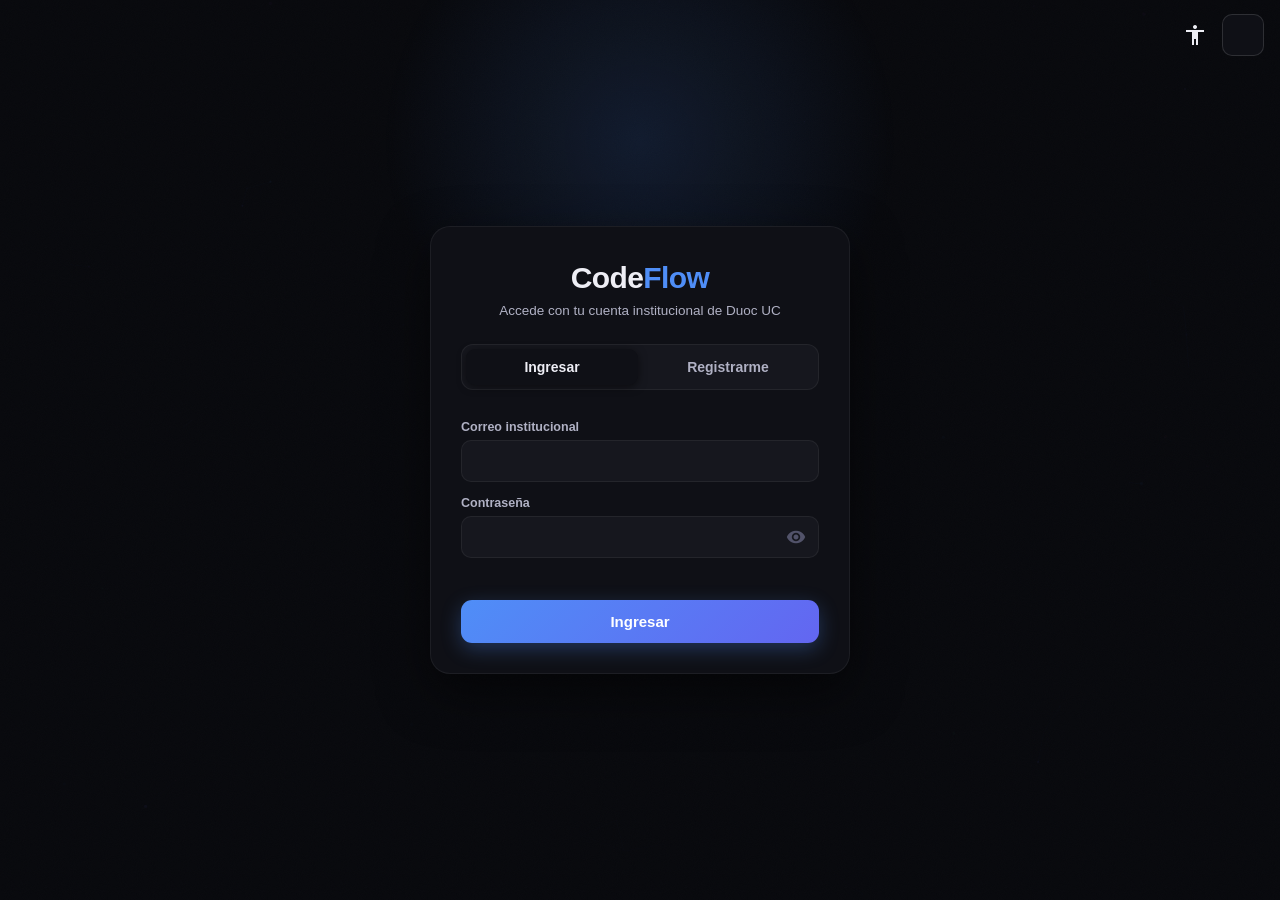
<file: codigo_rehecho/html/index.html>
<!DOCTYPE html>
<html lang="es" data-theme="dark">
<head>
<meta charset="UTF-8">
<meta name="viewport" content="width=device-width, initial-scale=1.0">
<title>CODE FLOW — Cacería de Lógicos</title>
<link rel="stylesheet" href="/codigo_rehecho/styles/index.css">
<link rel="stylesheet" href="/codigo_rehecho/styles/lacaceria.css">
<link rel="stylesheet" href="/codigo_rehecho/styles/expedientes.css">
<link rel="stylesheet" href="/codigo_rehecho/styles/glosario.css">
<link rel="stylesheet" href="/codigo_rehecho/styles/desafio_diario.css">
<link rel="stylesheet" href="/codigo_rehecho/styles/analitica_docente.css">
<link rel="stylesheet" href="/codigo_rehecho/styles/hub_aprendizaje.css">
<link rel="stylesheet" href="/codigo_rehecho/styles/juegos.css">
<link rel="stylesheet" href="/codigo_rehecho/styles/juegos_folder_css/cazabugs.css">
<link rel="stylesheet" href="/codigo_rehecho/styles/juegos_folder_css/memorama.css">
<link rel="stylesheet" href="/codigo_rehecho/styles/juegos_folder_css/secuencia.css">
<link rel="stylesheet" href="/codigo_rehecho/styles/juegos_folder_css/carrera.css">
<link rel="stylesheet" href="/codigo_rehecho/styles/auth.css">
<link rel="stylesheet" href="/codigo_rehecho/styles/docente.css">
<link rel="stylesheet" href="/codigo_rehecho/styles/accesibilidad.css">
<link href="https://fonts.googleapis.com/icon?family=Material+Icons" rel="stylesheet">
</head>
<body>

<canvas id="bg-canvas"></canvas>

<!-- ════════════════════════════════════════════════════════
     1. TOPBAR — botón de cambio de tema (esquina superior derecha)
     ════════════════════════════════════════════════════════ -->
<header class="topbar">
  <div class="topbar-actions">
    <button class="theme-toggle" id="theme-toggle" onclick="toggleTheme()" title="Cambiar tema"><span class="material-icons">dark_mode</span></button>
  </div>
</header>

<!-- ════════════════════════════════════════════════════════
     2. SIDEBAR — menú lateral (marca, navegación, nivel y XP)
     ════════════════════════════════════════════════════════ -->
<aside class="sidebar">
  <div class="sidebar-glow"></div>
  <div class="brand"><div class="brand-icon"><span class="material-icons" style="font-size: 1em; vertical-align: middle;">track_changes</span></div>CODE<span>FLOW</span></div>

  <div class="level-badge" id="level-badge" data-solo-rol="estudiante">
    <div id="level-icon" style="font-size:calc(18px * var(--a11y-fs, 1))"><span class="material-icons" style="font-size: 1em; vertical-align: middle;">eco</span></div>
    <div>
      <div class="level-badge-name" id="level-name">Aprendiz</div>
      <div class="level-badge-sub" id="level-sub">Nivel 1 · 0 XP</div>
    </div>
  </div>
  <div class="xp-sidebar-wrap" data-solo-rol="estudiante">
    <div class="xp-sidebar-label"><span>Progreso</span><span id="xp-label-val">0 / 100 XP</span></div>
    <div class="xp-sidebar-bar"><div class="xp-sidebar-fill" id="xp-bar-fill" style="width:0%"></div></div>
  </div>
  <div class="cosmetic-hint" id="cosmetic-hint" data-solo-rol="estudiante">
    <strong id="next-unlock-label"><span class="material-icons" style="font-size: 1em; vertical-align: middle;">lock_open</span> Próximo: Nivel 2</strong>
    <span id="next-unlock-desc">Alcanza 100 XP para desbloquear el tema Galaxia</span>
  </div>

  <div style="height:6px"></div>

  <nav aria-label="Navegación principal">
    <p class="nav-section">Comienza aquí</p>
    <button type="button" class="nav-item active" data-label="Hub de Aprendizaje" data-view="view-hub-quiz" onclick="navTo(this)" aria-current="page"><span class="material-icons nav-icon">school</span> Hub de Aprendizaje</button>
    <button type="button" class="nav-item" data-label="Explorar Juegos" data-view="view-hub-games" onclick="navTo(this)"><span class="material-icons nav-icon">sports_esports</span> Explorar Juegos</button>

    <p class="nav-section">Plataforma</p>
    <button type="button" class="nav-item" data-label="La Cacería" data-view="view-map" onclick="navTo(this)"><span class="material-icons nav-icon">map</span> La Cacería</button>
    <button type="button" class="nav-item" data-label="Expedientes" data-view="view-dossier" onclick="navTo(this)"><span class="material-icons nav-icon">folder_shared</span> Expedientes</button>
    <p class="nav-section" data-solo-rol="docente">Docente</p>
    <button type="button" class="nav-item" data-label="Analítica Docente" data-view="view-analytics" data-solo-rol="docente" onclick="navTo(this)"><span class="material-icons nav-icon">analytics</span> Analítica Docente</button>
    <button type="button" class="nav-item" data-label="Alumnos" data-view="view-alumnos" data-solo-rol="docente" onclick="navTo(this)"><span class="material-icons nav-icon">groups</span> Alumnos</button>
    <button type="button" class="nav-item" data-label="Top 5" data-view="view-top" data-solo-rol="docente" onclick="navTo(this)"><span class="material-icons nav-icon">emoji_events</span> Top 5</button>

    <p class="nav-section">Recursos</p>
    <button type="button" class="nav-item" data-label="Glosario Técnico" data-view="view-glossary" onclick="navTo(this)"><span class="material-icons nav-icon">menu_book</span> Glosario Técnico</button>
    <button type="button" class="nav-item" data-label="Desafío del Día" data-view="view-challenge" onclick="navTo(this)"><span class="material-icons nav-icon">emoji_events</span> Desafío del Día</button>
  </nav>

  <footer class="sidebar-footer">
  <p><strong id="user-name">—</strong><span class="status-dot"></span><span id="user-role">—</span></p>
  <button type="button" class="logout-btn" id="logout-btn">Cerrar sesión</button>
</footer>
</aside>

<!-- ════════════════════════════════════════════════════════
     3. MAIN — placeholder de contenido (aquí irían las vistas reales)
     ════════════════════════════════════════════════════════ -->
<main class="main-content">
  <!-- VISTA: HUB — QUIZ de estilo de aprendizaje -->
  <section id="view-hub-quiz" class="view-container active" data-onshow="openHub">
    <div class="hub-zone">
      <div class="hub-blob b1" aria-hidden="true"></div>
      <div class="hub-blob b2" aria-hidden="true"></div>
      <div class="hub-blob b3" aria-hidden="true"></div>
      <div class="hub-blob b4" aria-hidden="true"></div>
      <div class="hub-header">
        <p class="hub-eyebrow">Hub de Aprendizaje · NODO</p>
        <h1 class="hub-title">¿Cómo te gusta <span style="color:#F2A65A">aprender</span>?</h1>
        <p class="hub-sub">Responde estas preguntas con calma y descubriremos qué modo de juego se adapta mejor a tu forma de pensar. No hay respuestas correctas o incorrectas — solo tú. <span class="material-icons" style="font-size: 1em; vertical-align: middle;">local_florist</span></p>
      </div>
      <div class="hub-steps" id="hub-steps"></div>
      <p class="hub-progress-text" id="hub-progress-text">Pregunta 1 de 5</p>
      <div class="hub-q-card">
        <p class="hub-q-text" id="hub-q-text">—</p>
        <div id="hub-opts"></div>
        <div class="hub-btn-row">
          <button type="button" class="hub-btn" id="hub-next-btn" onclick="hubNext()" disabled>Siguiente →</button>
        </div>
      </div>
      <div class="hub-quiz-footer">
        <button type="button" class="hub-link-btn" onclick="navTo(document.querySelector('.nav-item[data-view=\'view-hub-games\']'))">Prefiero elegir yo mismo → ver todas las áreas</button>
      </div>
    </div>
  </section>

  <!-- VISTA: HUB — RESULTADO del quiz (perfil de aprendizaje) -->
  <section id="view-hub-result" class="view-container">
    <div class="hub-zone">
      <div class="hub-blob b1" aria-hidden="true"></div>
      <div class="hub-blob b2" aria-hidden="true"></div>
      <div class="hub-blob b3" aria-hidden="true"></div>
      <div class="hub-blob b4" aria-hidden="true"></div>
      <div id="hub-res-card" class="hub-res-card">
        <div class="hub-companion" id="hub-res-icon" aria-hidden="true"><span class="material-icons" style="font-size: 1em; vertical-align: middle;">emoji_objects</span></div>
        <p class="hub-eyebrow">Tu perfil de aprendizaje es…</p>
        <h1 class="hub-result-type" id="hub-res-name">Mente Lógica</h1>
        <p class="hub-result-desc" id="hub-res-desc">—</p>
        <div class="hub-bars" id="hub-bars"></div>
        <div class="hub-btn-row hub-btn-row-wrap">
          <button type="button" class="hub-btn" id="hub-res-cta">Comenzar</button>
          <button type="button" class="hub-btn ghost" onclick="navTo(document.querySelector('.nav-item[data-view=\'view-hub-games\']'))">Ver todas las áreas</button>
        </div>
        <div class="hub-result-footer">
          <button type="button" class="hub-link-btn" onclick="goHubQuiz()"><span class="material-icons" style="font-size: 1em; vertical-align: middle;">replay</span> Repetir el cuestionario</button>
        </div>
      </div>
    </div>
  </section>

  <!-- VISTA: HUB — selección de mini-juegos (Explorar Juegos) -->
  <section id="view-hub-games" class="view-container" data-onshow="renderHubGames">
    <div class="hub-zone">
      <div class="hub-blob b1" aria-hidden="true"></div>
      <div class="hub-blob b2" aria-hidden="true"></div>
      <div class="hub-blob b3" aria-hidden="true"></div>
      <div class="hub-blob b4" aria-hidden="true"></div>
      <div class="hub-header">
        <p class="hub-eyebrow">Hub de Juegos · en expansión <span class="material-icons" style="font-size: 1em; vertical-align: middle;">eco</span></p>
        <h1 class="hub-title">Elige tu <span style="color:#F2A65A">aventura</span></h1>
        <p class="hub-sub">NODO se está transformando en un hub de mini-juegos educativos. Estas son las áreas disponibles hoy — pronto habrá más.</p>
      </div>
      <div class="hub-refnote">
        <div class="hub-refnote-icon"><span class="material-icons" style="font-size: 1em; vertical-align: middle;">build</span></div>
        <p class="hub-refnote-text"><strong>Importante:</strong> los juegos de este hub son versiones de referencia para mostrar la idea y probar la mecánica. Las versiones finales serán aplicaciones independientes — pensadas como un juego de celular de verdad, con más niveles, mejores gráficas y logros propios.</p>
      </div>
      <div class="hub-games-grid" id="hub-games-grid">
        <button type="button" class="hub-game-card" data-target="view-map" style="--card-accent:#8B7CD8" onclick="launchGame('view-map')">
          <div class="hub-game-icon"><span class="material-icons" style="font-size: 1em; vertical-align: middle;">person_search</span></div>
          <div class="hub-game-title">La Cacería de los Lógicos</div>
          <div class="hub-game-desc">El recorrido principal: 6 Nodos, 6 candidatos y sus Centinelas de lógica y programación.</div>
          <span class="hub-game-tag">Modo clásico</span>
        </button>
        <button type="button" class="hub-game-card" data-target="view-game-memory" style="--card-accent:#6FBF9B" onclick="launchGame('view-game-memory')">
          <div class="hub-game-icon"><span class="material-icons" style="font-size: 1em; vertical-align: middle;">psychology</span></div>
          <div class="hub-game-title">Memorama Lógico</div>
          <div class="hub-game-desc">Encuentra los pares de conceptos de programación. Ideal si aprendes reconociendo patrones.</div>
          <span class="hub-game-tag">Nuevo</span>
        </button>
        <button type="button" class="hub-game-card" data-target="view-game-racer" style="--card-accent:#F0876B" onclick="launchGame('view-game-racer')">
          <div class="hub-game-icon"><span class="material-icons" style="font-size: 1em; vertical-align: middle;">directions_car</span></div>
          <div class="hub-game-title">Carrera de Código</div>
          <div class="hub-game-desc">Elige la puerta con la respuesta correcta y acelera. Ideal si aprendes con reflejos y acción.</div>
          <span class="hub-game-tag">Nuevo</span>
        </button>
        <button type="button" class="hub-game-card" data-target="view-game-sequence" style="--card-accent:#8B7CD8" onclick="launchGame('view-game-sequence')">
          <div class="hub-game-icon"><span class="material-icons" style="font-size: 1em; vertical-align: middle;">explore</span></div>
          <div class="hub-game-title">Ordena la Lógica</div>
          <div class="hub-game-desc">Reordena los pasos de un algoritmo cotidiano en su secuencia correcta. Ideal si piensas paso a paso.</div>
          <span class="hub-game-tag">Nuevo</span>
        </button>
        <button type="button" class="hub-game-card" data-target="view-game-bughunt" style="--card-accent:#F97316" onclick="launchGame('view-game-bughunt')">
          <div class="hub-game-icon"><span class="material-icons" style="font-size: 1em; vertical-align: middle;">bug_report</span></div>
          <div class="hub-game-title">Caza-Bugs</div>
          <div class="hub-game-desc">Encuentra la línea con el error en cada fragmento de código. Ideal si te fijas en los detalles.</div>
          <span class="hub-game-tag">Nuevo</span>
        </button>
        <button type="button" class="hub-game-card muted" aria-disabled="true" style="--card-accent:#B0B2CC" onclick="showToast('<span class=&quot;material-icons&quot; style=&quot;font-size: 1em; vertical-align: middle;&quot;>build</span> Nuevas áreas del hub llegarán pronto')">
          <div class="hub-game-icon"><span class="material-icons" style="font-size: 1em; vertical-align: middle;">auto_awesome</span></div>
          <div class="hub-game-title">Más juegos</div>
          <div class="hub-game-desc">Seguimos construyendo nuevas formas de aprender programación jugando.</div>
          <span class="hub-game-tag">Próximamente</span>
        </button>
      </div>
      <div class="hub-result-footer">
        <button type="button" class="hub-link-btn" onclick="goHubQuiz()"><span class="material-icons" style="font-size: 1em; vertical-align: middle;">replay</span> Repetir el cuestionario de estilo de aprendizaje</button>
      </div>
    </div>
  </section>

  <section class="view-container" id="view-placeholder">
    <h1 class="page-title">Sección: <span id="view-label">Hub de Aprendizaje</span></h1>
    <p class="page-sub">Este es un placeholder — reemplaza este bloque por el contenido real de cada sección.</p>
  </section>

  <!-- VISTA: EXPEDIENTES — fichas de personajes del elenco -->
  <section id="view-dossier" class="view-container" data-onshow="buildDossier">
    <h1 class="page-title">Expedientes del <span>Gremio</span></h1>
    <p class="page-sub">Cada Cazatalentos guarda una ficha de campo por candidato. Toca una para conocer su historia.</p>
    <p class="section-label">1 mentor · 5 candidatos · 6 Centinelas</p>
    <div class="dossier-grid" id="dossier-grid"></div>
  </section>

  <!-- VISTA: ANALÍTICA DOCENTE -->
  <section id="view-analytics" class="view-container" data-onshow="refreshAnalytics">
    <div class="analytics-header">
      <div>
        <h1 class="analytics-title">Analítica Docente</h1>
        <p class="analytics-sub">Resumen de tus secciones · datos reales de tus alumnos</p>
      </div>
      <div class="analytics-actions">
        <div class="section-selector">
          <label for="section-select">Sección</label>
          <select class="section-select" id="section-select" onchange="refreshAnalytics()">
            <option value="">Todas mis secciones</option>
          </select>
        </div>
        <button type="button" class="btn-export" onclick="showExportInfo()"><span class="material-icons" style="font-size: 1em; vertical-align: middle;">file_download</span> Exportar Dataset</button>
      </div>
    </div>

    <!-- Panel de exportación (CSV) -->
    <div id="export-panel" class="export-hint">
      <div class="export-hint-icon" aria-hidden="true"><span class="material-icons" style="font-size: 1em; vertical-align: middle;">cell_tower</span></div>
      <div>
        <p class="export-hint-title">Exportación de Dataset para Power BI / Tableau</p>
        <p class="export-hint-desc">Genera un archivo <strong>.csv</strong> con las respuestas de la sección elegida, listo para conectarse a herramientas de BI. <strong>No incluye nombres ni correos:</strong> cada alumno aparece solo con un número de identificación.</p>
        <code class="export-schema">seccion, alumno_id, modulo, nivel, concepto, es_boss, es_correcta, fecha_iso</code>
        <div class="export-btn-row">
          <button type="button" class="export-btn export-btn-csv" onclick="downloadCSV()"><span class="material-icons" style="font-size: 1em; vertical-align: middle;">download</span> Descargar .csv</button>
          <button type="button" class="export-btn export-btn-api" onclick="showToast('<span class=&quot;material-icons&quot; style=&quot;font-size: 1em; vertical-align: middle;&quot;>power</span> Endpoint API: próximamente disponible en docs.nodo.gg/api',3000)"><span class="material-icons" style="font-size: 1em; vertical-align: middle;">cell_tower</span> Copiar API Endpoint</button>
          <button type="button" class="export-btn export-btn-close" onclick="document.getElementById('export-panel').classList.remove('show')"><span class="material-icons" style="font-size: 1em; vertical-align: middle;">close</span> Cerrar</button>
        </div>
      </div>
    </div>

    <div class="privacy-notice">
      <div class="privacy-icon" aria-hidden="true"><span class="material-icons" style="font-size: 1em; vertical-align: middle;">lock</span></div>
      <div>
        <p class="privacy-title">Uso de los datos · Contexto educacional</p>
        <p class="privacy-desc">Estos datos son del progreso y las respuestas de <strong>los alumnos de tus secciones</strong> y se usan solo con fines educativos. Solo puedes ver tus propias secciones, y el dataset exportado no incluye nombres ni correos.</p>
      </div>
    </div>

    <div class="a-grid">
      <div class="a-card"><div class="a-label">Precisión global</div><div class="a-value" id="a-acc">—</div><div class="a-sub">respuestas correctas</div></div>
      <div class="a-card"><div class="a-label">Alumnos activos</div><div class="a-value" id="a-sessions">0</div><div class="a-sub">últimos 7 días</div></div>
      <div class="a-card"><div class="a-label">Niveles completados</div><div class="a-value" id="a-lvls">0</div><div class="a-sub" id="a-lvls-sub">de 36 posibles</div></div>
      <div class="a-card"><div class="a-label">Total intentos</div><div class="a-value" id="a-att">0</div><div class="a-sub">respuestas emitidas</div></div>
      <div class="a-card"><div class="a-label">Errores</div><div class="a-value" id="a-err" style="color:var(--red)">0</div><div class="a-sub">requieren refuerzo</div></div>
      <div class="a-card"><div class="a-label">Racha máxima</div><div class="a-value"><span class="material-icons" style="font-size: 1em; vertical-align: middle;">local_fire_department</span> <span id="a-str">0</span></div><div class="a-sub">aciertos seguidos (un alumno)</div></div>
    </div>

    <div class="chart-row chart-row-wide-narrow">
      <div class="chart-card chart-card-flush">
        <h2 class="chart-title">Preguntas con mayor tasa de error</h2>
        <p class="chart-sub">% de respuestas incorrectas · identifica conceptos a reforzar</p>
        <div class="bar-chart" id="error-bar-chart">
          <p class="chart-empty">Completa ejercicios para ver el análisis</p>
        </div>
      </div>
      <div class="chart-card chart-card-flush">
        <h2 class="chart-title">Distribución de resultados</h2>
        <p class="chart-sub">Total respuestas emitidas</p>
        <div class="donut-wrap" id="donut-wrap">
          <p class="chart-empty">Sin datos aún</p>
        </div>
      </div>
    </div>

    <div class="chart-row chart-row-even">
      <div class="chart-card chart-card-flush">
        <h2 class="chart-title">Evolución de precisión</h2>
        <p class="chart-sub">Últimas 10 respuestas</p>
        <div class="precision-timeline-wrap" id="precision-timeline">
          <p class="chart-empty">Sin datos aún</p>
        </div>
      </div>
      <div class="chart-card chart-card-flush">
        <h2 class="chart-title">Progreso por módulo</h2>
        <p class="chart-sub">Niveles completados vs total</p>
        <div class="module-prog-wrap" id="module-prog-chart">
          <p class="chart-empty">Sin datos aún</p>
        </div>
      </div>
    </div>

    <div class="chart-row chart-row-wide-narrow">
      <div class="chart-card chart-card-flush">
        <h2 class="chart-title">Mapa de calor de errores por módulo</h2>
        <p class="chart-sub">Cada bloque = 1 pregunta. Intensidad del color = errores registrados</p>
        <div class="error-heatmap" id="error-heatmap">
          <p class="chart-empty">Completa ejercicios para generar el mapa</p>
        </div>
      </div>

      <div class="chart-card chart-card-flush">
        <h2 class="chart-title">Boss Fights superados</h2>
        <p class="chart-sub">Evaluaciones integradoras completadas</p>
        <div class="boss-analytics-wrap" id="boss-analytics">
          <p class="chart-empty">Sin Boss Fights completados aún</p>
        </div>
      </div>
    </div>

    <div class="chart-card">
      <h2 class="chart-title">Radar de competencias</h2>
      <p class="chart-sub">Rendimiento relativo por área</p>
      <div class="radar-chart-wrap" id="radar-wrap">
        <p class="chart-empty">Sin datos aún</p>
      </div>
    </div>

    <div class="chart-card">
      <h2 class="chart-title mod-table-title">Detalle por módulo</h2>
      <table class="mod-table">
        <thead>
          <tr>
            <th scope="col">Módulo</th>
            <th scope="col">Niveles</th>
            <th scope="col" class="mod-table-progress-col">Progreso</th>
            <th scope="col">Estado</th>
          </tr>
        </thead>
        <tbody id="mod-tbody"></tbody>
      </table>
    </div>

    <div class="chart-card">
      <h2 class="chart-title log-title">Historial de respuestas</h2>
      <div class="log-wrap" id="attempt-log">
        <p class="chart-empty">Sin actividad · Completa un ejercicio</p>
      </div>
    </div>
  </section>

  <!-- VISTA: ALUMNOS (docente) -->
  <section id="view-alumnos" class="view-container" data-onshow="cargarAlumnos">
    <div class="analytics-header">
      <div>
        <h1 class="analytics-title">Alumnos <span class="doc-total" id="alumnos-total"></span></h1>
        <p class="analytics-sub">Progreso individual de tu sección</p>
      </div>
      <div class="analytics-actions">
        <div class="section-selector">
          <label for="alumnos-seccion">Sección</label>
          <select class="section-select" id="alumnos-seccion" onchange="cargarAlumnos()"></select>
        </div>
      </div>
    </div>
    <div id="alumnos-contenido"></div>
  </section>

  <!-- VISTA: TOP 5 (docente) -->
  <section id="view-top" class="view-container" data-onshow="cargarTop5">
    <div class="analytics-header">
      <div>
        <h1 class="analytics-title">Top 5 mejores alumnos</h1>
        <p class="analytics-sub">Por porcentaje de aciertos y fallos</p>
      </div>
      <div class="analytics-actions">
        <div class="section-selector">
          <label for="top-seccion">Sección</label>
          <select class="section-select" id="top-seccion" onchange="cargarTop5()"></select>
        </div>
      </div>
    </div>
    <div id="top-contenido"></div>
  </section>

  <!-- VISTA: GLOSARIO TÉCNICO -->
  <section id="view-glossary" class="view-container" data-onshow="buildGlossary">
    <h1 class="page-title">Glosario <span>Técnico</span></h1>
    <p class="page-sub">Conceptos clave de lógica, programación y orientación a objetos</p>
    <div class="glossary-search-wrap">
      <span class="glossary-search-icon" aria-hidden="true"><span class="material-icons" style="font-size: 1em; vertical-align: middle;">search</span></span>
      <input type="text" class="glossary-search" id="glossary-input" placeholder="Buscar término…" aria-label="Buscar término del glosario" oninput="filterGlossary(this.value)">
    </div>
    <div class="glossary-grid" id="glossary-grid"></div>
  </section>

  <!-- VISTA: DESAFÍO DEL DÍA -->
  <section id="view-challenge" class="view-container" data-onshow="buildChallenge">
    <h1 class="page-title">Desafío <span>del Día</span></h1>
    <p class="page-sub">Un reto diario para mantener tu racha · +50 XP bonus</p>
    <div id="challenge-content"></div>
  </section>

  <!-- 4.1 VISTA: MAPA — módulos, camino de niveles y banner de historia -->
  <section id="view-map" class="view-container">
    <div class="header-stats">
      <div class="stat-badge"><span class="material-icons" style="font-size: 1em; vertical-align: middle;">local_fire_department</span> Racha: <span class="badge-val" id="streak-val">0</span></div>
      <div class="stat-badge"><span class="material-icons" style="font-size: 1em; vertical-align: middle;">star</span> <span class="badge-val" id="total-xp">0</span> XP</div>
    </div>
    <h1 class="page-title">La Cacería de los <span>Lógicos</span></h1>
    <p class="page-sub">Recorre los Nodos de la Red, certifica a cada candidato y enfrenta a su Centinela</p>
    <p class="section-label" id="map-section-label">6 Nodos · 30 pruebas · 6 Centinelas</p>
    <button type="button" class="story-banner" id="story-banner" onclick="openLore()">
      <div class="story-banner-portrait"><span class="material-icons" style="font-size:inherit;">person_search</span></div>
      <div class="story-banner-text">
        <strong>Ren Kaster — Cazatalentos Senior</strong>
        <span>"Tienes el expediente abierto. Toca un Nodo y vamos a ver de qué estás hecho." <em>Toca aquí para leer la historia completa →</em></span>
      </div>
    </button>
    <div id="modules-list">
      <!-- MÓDULO 1: SECUENCIAS — tarjeta estática. Los niveles (dentro de
           #path-1) se construyen dinámicamente en el JS más adelante. -->
      <div class="module-block" id="blk-1">
        <div class="module-header theme-mod1" style="--accent:#4F8EF7;--glow:rgba(79,142,247,.22)">
          <button type="button" class="module-toggle" onclick="toggleMod(1)" aria-expanded="false" aria-controls="levels-1">
            <span class="material-icons" style="font-size:inherit;">extension</span>
            <div class="mod-info">
              <div class="mod-num">Nodo del Reloj</div>
              <div class="mod-title">Secuencias</div>
              <div class="mod-desc">La base de todo algoritmo: ordenar pasos, detectar errores y comprender la causalidad en procesos lineales.</div>
            </div>
          </button>
          <button type="button" class="mod-candidate" onclick="openStory(1)" title="Leer historia">
            <span class="material-icons" style="font-size:inherit;">extension</span>
            <div class="mod-candidate-txt">
              <span class="mod-candidate-name">Tick</span>
              <span class="mod-candidate-role">Candidato/a</span>
            </div>
          </button>
          <div class="mod-meta">
            <div class="mod-progress-ring" id="ring-1">
              <svg width="44" height="44" viewBox="0 0 44 44" aria-hidden="true">
                <circle class="ring-bg" cx="22" cy="22" r="18"></circle>
                <circle class="ring-fill" cx="22" cy="22" r="18" stroke-dasharray="113.1" stroke-dashoffset="113.1" style="stroke:#4F8EF7"></circle>
              </svg>
              <div class="ring-pct" id="rpct-1" style="color:#4F8EF7">0%</div>
            </div>
            <span class="mod-chevron" aria-hidden="true">›</span>
          </div>
        </div>
        <div class="levels-container theme-mod1" id="levels-1" style="--accent:#4F8EF7;--glow:rgba(79,142,247,.22)">
          <div class="levels-path" id="path-1" style="--accent:#4F8EF7;--glow:rgba(79,142,247,.22)"></div>
        </div>
      </div>

      <!-- MÓDULO 2: CONDICIONALES — tarjeta estática. Los niveles (dentro de
           #path-2) se construyen dinámicamente en el JS. -->
      <div class="module-block" id="blk-2">
        <div class="module-header theme-mod2" style="--accent:#A855F7;--glow:rgba(168,85,247,.22)">
          <button type="button" class="module-toggle" onclick="toggleMod(2)" aria-expanded="false" aria-controls="levels-2">
            <span class="material-icons" style="font-size:inherit;">balance</span>
            <div class="mod-info">
              <div class="mod-num">Nodo del Espejo</div>
              <div class="mod-title">Condicionales</div>
              <div class="mod-desc">Decisiones, ramificaciones lógicas y la dualidad booleana de Verdadero/Falso que controla el flujo de todo programa.</div>
            </div>
          </button>
          <button type="button" class="mod-candidate" onclick="openStory(2)" title="Leer historia">
            <span class="material-icons" style="font-size:inherit;">balance</span>
            <div class="mod-candidate-txt">
              <span class="mod-candidate-name">Duala</span>
              <span class="mod-candidate-role">Candidato/a</span>
            </div>
          </button>
          <div class="mod-meta">
            <div class="mod-progress-ring" id="ring-2">
              <svg width="44" height="44" viewBox="0 0 44 44" aria-hidden="true">
                <circle class="ring-bg" cx="22" cy="22" r="18"></circle>
                <circle class="ring-fill" cx="22" cy="22" r="18" stroke-dasharray="113.1" stroke-dashoffset="113.1" style="stroke:#A855F7"></circle>
              </svg>
              <div class="ring-pct" id="rpct-2" style="color:#A855F7">0%</div>
            </div>
            <span class="mod-chevron" aria-hidden="true">›</span>
          </div>
        </div>
        <div class="levels-container theme-mod2" id="levels-2" style="--accent:#A855F7;--glow:rgba(168,85,247,.22)">
          <div class="levels-path" id="path-2" style="--accent:#A855F7;--glow:rgba(168,85,247,.22)"></div>
        </div>
      </div>

      <!-- MÓDULO 3: BUCLES -->
      <div class="module-block" id="blk-3">
        <div class="module-header theme-mod3" style="--accent:#F97316;--glow:rgba(249,115,22,.22)">
          <button type="button" class="module-toggle" onclick="toggleMod(3)" aria-expanded="false" aria-controls="levels-3">
            <span class="material-icons" style="font-size:inherit;">loop</span>
            <div class="mod-info">
              <div class="mod-num">Nodo del Laberinto</div>
              <div class="mod-title">Bucles</div>
              <div class="mod-desc">Repeticiones, patrones cíclicos y la magia de automatizar tareas que se repiten con una simple estructura iterativa.</div>
            </div>
          </button>
          <button type="button" class="mod-candidate" onclick="openStory(3)" title="Leer historia">
            <span class="material-icons" style="font-size:inherit;">loop</span>
            <div class="mod-candidate-txt">
              <span class="mod-candidate-name">Eco</span>
              <span class="mod-candidate-role">Candidato/a</span>
            </div>
          </button>
          <div class="mod-meta">
            <div class="mod-progress-ring" id="ring-3">
              <svg width="44" height="44" viewBox="0 0 44 44" aria-hidden="true">
                <circle class="ring-bg" cx="22" cy="22" r="18"></circle>
                <circle class="ring-fill" cx="22" cy="22" r="18" stroke-dasharray="113.1" stroke-dashoffset="113.1" style="stroke:#F97316"></circle>
              </svg>
              <div class="ring-pct" id="rpct-3" style="color:#F97316">0%</div>
            </div>
            <span class="mod-chevron" aria-hidden="true">›</span>
          </div>
        </div>
        <div class="levels-container theme-mod3" id="levels-3" style="--accent:#F97316;--glow:rgba(249,115,22,.22)">
          <div class="levels-path" id="path-3" style="--accent:#F97316;--glow:rgba(249,115,22,.22)"></div>
        </div>
      </div>

      <!-- MÓDULO 4: PROGRAMACIÓN -->
      <div class="module-block" id="blk-4">
        <div class="module-header theme-mod4" style="--accent:#10B981;--glow:rgba(16,185,129,.22)">
          <button type="button" class="module-toggle" onclick="toggleMod(4)" aria-expanded="false" aria-controls="levels-4">
            <span class="material-icons" style="font-size:inherit;">computer</span>
            <div class="mod-info">
              <div class="mod-num">Nodo del Taller</div>
              <div class="mod-title">Programación</div>
              <div class="mod-desc">Fundamentos de la programación estructurada: funciones, variables, tipos de datos y diseño de soluciones con pseudocódigo.</div>
            </div>
          </button>
          <button type="button" class="mod-candidate" onclick="openStory(4)" title="Leer historia">
            <span class="material-icons" style="font-size:inherit;">computer</span>
            <div class="mod-candidate-txt">
              <span class="mod-candidate-name">Forja</span>
              <span class="mod-candidate-role">Candidato/a</span>
            </div>
          </button>
          <div class="mod-meta">
            <div class="mod-progress-ring" id="ring-4">
              <svg width="44" height="44" viewBox="0 0 44 44" aria-hidden="true">
                <circle class="ring-bg" cx="22" cy="22" r="18"></circle>
                <circle class="ring-fill" cx="22" cy="22" r="18" stroke-dasharray="113.1" stroke-dashoffset="113.1" style="stroke:#10B981"></circle>
              </svg>
              <div class="ring-pct" id="rpct-4" style="color:#10B981">0%</div>
            </div>
            <span class="mod-chevron" aria-hidden="true">›</span>
          </div>
        </div>
        <div class="levels-container theme-mod4" id="levels-4" style="--accent:#10B981;--glow:rgba(16,185,129,.22)">
          <div class="levels-path" id="path-4" style="--accent:#10B981;--glow:rgba(16,185,129,.22)"></div>
        </div>
      </div>

      <!-- MÓDULO 5: ALGORITMOS -->
      <div class="module-block" id="blk-5">
        <div class="module-header theme-mod5" style="--accent:#6366F1;--glow:rgba(99,102,241,.22)">
          <button type="button" class="module-toggle" onclick="toggleMod(5)" aria-expanded="false" aria-controls="levels-5">
            <span class="material-icons" style="font-size:inherit;">psychology</span>
            <div class="mod-info">
              <div class="mod-num">Nodo de la Biblioteca</div>
              <div class="mod-title">Algoritmos</div>
              <div class="mod-desc">Estrategias clásicas de resolución de problemas: búsqueda, ordenamiento, divide y vencerás, y optimización eficiente.</div>
            </div>
          </button>
          <button type="button" class="mod-candidate" onclick="openStory(5)" title="Leer historia">
            <span class="material-icons" style="font-size:inherit;">psychology</span>
            <div class="mod-candidate-txt">
              <span class="mod-candidate-name">Aria</span>
              <span class="mod-candidate-role">Candidato/a</span>
            </div>
          </button>
          <div class="mod-meta">
            <div class="mod-progress-ring" id="ring-5">
              <svg width="44" height="44" viewBox="0 0 44 44" aria-hidden="true">
                <circle class="ring-bg" cx="22" cy="22" r="18"></circle>
                <circle class="ring-fill" cx="22" cy="22" r="18" stroke-dasharray="113.1" stroke-dashoffset="113.1" style="stroke:#6366F1"></circle>
              </svg>
              <div class="ring-pct" id="rpct-5" style="color:#6366F1">0%</div>
            </div>
            <span class="mod-chevron" aria-hidden="true">›</span>
          </div>
        </div>
        <div class="levels-container theme-mod5" id="levels-5" style="--accent:#6366F1;--glow:rgba(99,102,241,.22)">
          <div class="levels-path" id="path-5" style="--accent:#6366F1;--glow:rgba(99,102,241,.22)"></div>
        </div>
      </div>

      <!-- MÓDULO 6: POO — JEFE FINAL. Sin botón de candidato a propósito:
           este módulo no certifica a nadie más, es la confrontación final. -->
      <div class="module-block" id="blk-6">
        <div class="module-header theme-mod6" style="--accent:#EC4899;--glow:rgba(236,72,153,.28)">
          <button type="button" class="module-toggle" onclick="toggleMod(6)" aria-expanded="false" aria-controls="levels-6">
            <span class="material-icons" style="font-size:inherit;">castle</span>
            <div class="mod-info">
              <div class="mod-num">La Ciudadela</div>
              <div class="mod-title">POO — El Jefe Final</div>
              <div class="mod-desc">El mundo final: Programación Orientada a Objetos. Clases, herencia, polimorfismo, encapsulamiento y abstracción. ¿Estás listo?</div>
            </div>
          </button>
          <button type="button" class="mod-candidate" onclick="openStory(6)" title="Leer historia">
            <span class="material-icons" style="font-size:inherit;">castle</span>
            <div class="mod-candidate-txt">
              <span class="mod-candidate-name">Arquitecto</span>
              <span class="mod-candidate-role">Jefe final</span>
            </div>
          </button>
          <div class="mod-meta">
            <div class="mod-progress-ring" id="ring-6">
              <svg width="44" height="44" viewBox="0 0 44 44" aria-hidden="true">
                <circle class="ring-bg" cx="22" cy="22" r="18"></circle>
                <circle class="ring-fill" cx="22" cy="22" r="18" stroke-dasharray="113.1" stroke-dashoffset="113.1" style="stroke:#EC4899"></circle>
              </svg>
              <div class="ring-pct" id="rpct-6" style="color:#EC4899">0%</div>
            </div>
            <span class="mod-chevron" aria-hidden="true">›</span>
          </div>
        </div>
        <div class="levels-container theme-mod6" id="levels-6" style="--accent:#EC4899;--glow:rgba(236,72,153,.28)">
          <div class="levels-path" id="path-6" style="--accent:#EC4899;--glow:rgba(236,72,153,.28)"></div>
        </div>
      </div>
    </div>
  </section>

  <!-- 4.3 VISTA: EJERCICIO — pregunta individual de un nivel -->
  <section id="view-exercise" class="view-container">
    <div class="exercise-top">
      <button type="button" class="btn-close" id="ex-close-btn" onclick="exitExercise()" aria-label="Salir del ejercicio"><span class="material-icons" style="font-size: 1em; vertical-align: middle;">close</span></button>
      <div class="progress-bar-bg" role="progressbar" aria-valuemin="0" aria-valuemax="100" aria-valuenow="0" aria-label="Progreso del nivel">
        <div class="progress-bar-fill" id="progress-bar"></div>
      </div>
      <div class="ex-mod-badge" id="ex-mod-badge"></div>
      <div class="boss-timer-wrap" id="boss-timer-wrap" style="display:none">
        <div class="boss-timer" id="boss-timer">60</div>
      </div>
    </div>

    <!-- 4.3.1 Introducción al Jefe (se muestra antes de las preguntas de boss fight) -->
    <div id="boss-intro-container"></div>

    <div id="exercise-question-wrap">
      <div class="question-container" id="question-container">
        <div class="q-header">
          <div class="q-emoji-wrap" id="q-icon" aria-hidden="true"><span class="material-icons" style="font-size:inherit;">smart_toy</span></div>
          <div class="q-meta">
            <span class="q-badge" id="q-concept">—</span>
            <p class="q-text" id="q-text">—</p>
          </div>
        </div>
        <div class="options-grid" id="options-container"></div>
      </div>
      <button type="button" class="btn-check" id="btn-check" onclick="checkAnswer()" disabled>Comprobar respuesta →</button>
    </div>

    <div id="boss-result-container"></div>
  </section>

  <!-- MINIJUEGO: CAZA-BUGS -->
  <section id="view-game-bughunt" class="view-container" data-onshow="startBugHunt">
    <div class="hub-zone">
      <div class="hub-blob b1" aria-hidden="true"></div>
      <div class="hub-blob b2" aria-hidden="true"></div>
      <div class="hub-blob b3" aria-hidden="true"></div>
      <div class="hub-blob b4" aria-hidden="true"></div>
      <div class="hub-header">
        <button type="button" class="hub-btn ghost hub-back-btn" onclick="navTo(document.querySelector('.nav-item[data-view=\'view-hub-games\']'))">← Volver al Hub</button>
        <p class="hub-eyebrow">Área de juego · referencia</p>
        <h1 class="hub-title">Caza-<span style="color:#F97316">Bugs</span></h1>
        <p class="hub-sub">Toca la línea que tiene el error antes de seguir a la siguiente ronda.</p>
      </div>
      <div class="bug-round-badge" id="bug-round-badge">Ronda 1 de 5</div>
      <div class="bug-code" id="bug-code"></div>
      <div class="bug-feedback" id="bug-feedback" role="status" aria-live="polite"></div>
    </div>
  </section>

  <!-- MINIJUEGO: MEMORAMA LÓGICO -->
  <section id="view-game-memory" class="view-container" data-onshow="startMemoryGame">
    <div class="hub-zone">
      <div class="hub-blob b1" aria-hidden="true"></div>
      <div class="hub-blob b2" aria-hidden="true"></div>
      <div class="hub-blob b3" aria-hidden="true"></div>
      <div class="hub-blob b4" aria-hidden="true"></div>
      <div class="hub-header">
        <button type="button" class="hub-btn ghost hub-back-btn" onclick="navTo(document.querySelector('.nav-item[data-view=\'view-hub-games\']'))">← Volver al Hub</button>
        <p class="hub-eyebrow">Área de juego</p>
        <h1 class="hub-title">Memorama <span style="color:#6FBF9B">Lógico</span></h1>
        <p class="hub-sub">Encuentra los pares de conceptos de programación. Cada acierto revela un poco más el patrón.</p>
      </div>
      <div class="memo-stats">
        <span><span class="material-icons" style="font-size: 1em; vertical-align: middle;">sync</span> Movimientos: <span id="memo-moves">0</span></span>
        <span><span class="material-icons" style="font-size: 1em; vertical-align: middle;">check_circle</span> Pares: <span id="memo-matches">0/6</span></span>
      </div>
      <div class="memo-grid" id="memo-grid"></div>
    </div>
  </section>

  <!-- MINIJUEGO: ORDENA LA LÓGICA -->
  <section id="view-game-sequence" class="view-container" data-onshow="startSequenceGame">
    <div class="hub-zone">
      <div class="hub-blob b1" aria-hidden="true"></div>
      <div class="hub-blob b2" aria-hidden="true"></div>
      <div class="hub-blob b3" aria-hidden="true"></div>
      <div class="hub-blob b4" aria-hidden="true"></div>
      <div class="hub-header">
        <button type="button" class="hub-btn ghost hub-back-btn" onclick="navTo(document.querySelector('.nav-item[data-view=\'view-hub-games\']'))">← Volver al Hub</button>
        <p class="hub-eyebrow">Área de juego · referencia</p>
        <h1 class="hub-title">Ordena la <span style="color:#8B7CD8">Lógica</span></h1>
        <p class="hub-sub" id="seq-title">Toca los pasos en el orden correcto para armar el algoritmo.</p>
      </div>
      <div class="seq-target" id="seq-target"></div>
      <div class="seq-pool" id="seq-pool"></div>
      <div class="seq-feedback" id="seq-feedback" role="status" aria-live="polite"></div>
    </div>
  </section>

  <!-- MINIJUEGO: CARRERA DE CÓDIGO -->
  <section id="view-game-racer" class="view-container" data-onshow="startRacerGame">
    <div class="hub-zone">
      <div class="hub-blob b1" aria-hidden="true"></div>
      <div class="hub-blob b2" aria-hidden="true"></div>
      <div class="hub-blob b3" aria-hidden="true"></div>
      <div class="hub-blob b4" aria-hidden="true"></div>
      <div class="hub-header">
        <button type="button" class="hub-btn ghost hub-back-btn" onclick="navTo(document.querySelector('.nav-item[data-view=\'view-hub-games\']'))">← Volver al Hub</button>
        <p class="hub-eyebrow">Área de juego</p>
        <h1 class="hub-title">Carrera de <span style="color:#F0876B">Código</span></h1>
        <p class="hub-sub" id="racer-question">—</p>
      </div>
      <div class="racer-track">
        <div class="racer-lane-line" aria-hidden="true"></div>
        <div class="racer-doors" id="racer-doors"></div>
        <div class="racer-car" id="racer-car" aria-hidden="true"><span class="material-icons" style="font-size: 1em; vertical-align: middle;">directions_car</span></div>
      </div>
      <div class="racer-feedback" id="racer-feedback" role="status" aria-live="polite"></div>
      <div class="racer-score-final" id="racer-score-final">
        <p class="racer-score-title">Puntaje final: <span id="racer-score-val">0/6</span></p>
        <button type="button" class="hub-btn racer-retry-btn" onclick="startRacerGame()">Jugar otra vez</button>
      </div>
    </div>
  </section>
</main>

<!-- 5. BANNER DE RETROALIMENTACIÓN (correcto / incorrecto) -->
<div class="feedback-banner" id="feedback-banner" role="status" aria-live="polite">
  <div class="feedback-content">
    <div class="feedback-title" id="fb-title">—</div>
    <p class="feedback-desc" id="fb-desc">—</p>
  </div>
  <button type="button" class="btn-next" id="btn-next" onclick="nextQuestion()">Continuar →</button>
</div>

<!-- 6. MODAL: NIVEL COMPLETADO -->
<div class="modal-overlay" id="lvl-modal" role="dialog" aria-modal="true" aria-labelledby="m-title">
  <div class="modal-box">
    <span class="modal-emoji" id="m-emoji" aria-hidden="true"><span class="material-icons" style="font-size:inherit;">celebration</span></span>
    <h2 class="modal-title" id="m-title">¡Nivel superado!</h2>
    <div class="modal-stars" id="m-stars"></div>
    <div class="modal-xp" id="m-xp"><span class="material-icons" style="font-size: calc(14px * var(--a11y-fs, 1)); vertical-align: text-top; margin-right: 4px;">star</span> +60 XP</div>
    <div class="modal-subtitle" id="m-sub"></div>
    <button type="button" class="modal-btn" id="modal-next-btn" onclick="goToNextLevel()">Siguiente nivel →</button>
    <button type="button" class="modal-btn-secondary" onclick="closeModal()">Volver al mapa →</button>
  </div>
</div>

<!-- MODAL: HISTORIA / CAPÍTULO (estilo novela visual) -->
<div class="story-modal" id="story-modal" role="dialog" aria-modal="true" aria-labelledby="story-card-name">
  <div class="story-card" id="story-card">
    <div class="story-card-hero" id="story-card-hero">
      <button type="button" class="story-card-close" onclick="closeStory()" aria-label="Cerrar"><span class="material-icons" style="font-size: 1em; vertical-align: middle;">close</span></button>
      <div class="story-card-portrait" id="story-card-portrait" aria-hidden="true"><span class="material-icons" style="font-size:inherit;">person_search</span></div>
      <div class="story-card-nodo" id="story-card-nodo">GREMIO DEL NODO</div>
      <h2 class="story-card-name" id="story-card-name">Ren Kaster</h2>
      <div class="story-card-role" id="story-card-role">Cazatalentos Senior</div>
    </div>
    <div class="story-card-body">
      <span class="story-card-tag" id="story-card-tag">Prólogo</span>
      <blockquote class="story-card-quote" id="story-card-quote">"Todo Lógico empieza creyendo que no tiene nada especial."</blockquote>
      <div class="story-card-txt" id="story-card-txt"></div>
      <button type="button" class="story-card-btn" id="story-card-btn" onclick="closeStory()">Entendido →</button>
    </div>
  </div>
</div>

<!-- ══ PANTALLA DE ACCESO (login / registro) ══ -->
<section class="auth-screen" id="auth-screen" aria-labelledby="auth-title">
  <div class="auth-card">
    <h1 class="auth-title" id="auth-title">Code<span>Flow</span></h1>
    <p class="auth-sub">Accede con tu cuenta institucional de Duoc UC</p>

    <div class="auth-tabs" role="tablist" aria-label="Acceso">
      <button type="button" class="auth-tab active" id="tab-login" role="tab"
              aria-selected="true" aria-controls="panel-login">Ingresar</button>
      <button type="button" class="auth-tab" id="tab-registro" role="tab"
              aria-selected="false" aria-controls="panel-registro">Registrarme</button>
    </div>

    <!-- Panel: Ingresar -->
    <form class="auth-form active" id="panel-login" role="tabpanel" aria-labelledby="tab-login" novalidate>
      <label class="auth-label" for="login-correo">Correo institucional</label>
        <input class="auth-input" id="login-correo" type="email" autocomplete="username" required>
      <label class="auth-label" for="login-clave">Contraseña</label>
      <div class="auth-pass">
        <input class="auth-input" id="login-clave" type="password" autocomplete="current-password" required>
          <button type="button" class="auth-eye" data-target="login-clave" aria-label="Mostrar contraseña" aria-pressed="false">
            <span class="material-icons" aria-hidden="true">visibility</span>
          </button>
      </div>
        <p class="auth-error" id="login-error" role="alert"></p>
          <button type="submit" class="auth-submit">Ingresar</button>
    </form>

    <!-- Panel: Registrarme -->
    <form class="auth-form" id="panel-registro" role="tabpanel"
          aria-labelledby="tab-registro" novalidate hidden>
      <label class="auth-label" for="reg-nombre">Nombre completo</label>
      <input class="auth-input" id="reg-nombre" type="text"
             autocomplete="name" minlength="2" maxlength="100" required>

      <label class="auth-label" for="reg-correo">Correo institucional</label>
      <input class="auth-input" id="reg-correo" type="email"
             autocomplete="username" required>

      <label class="auth-label" for="reg-clave">Contraseña</label>
        <div class="auth-pass">
          <input class="auth-input" id="reg-clave" type="password" autocomplete="new-password" minlength="8" required aria-describedby="reg-clave-aviso">
            <button type="button" class="auth-eye" data-target="reg-clave" aria-label="Mostrar contraseña" aria-pressed="false">
              <span class="material-icons" aria-hidden="true">visibility</span>
            </button>
        </div>
        <div class="auth-meter" id="reg-clave-meter" aria-hidden="true"></div>
            <p class="auth-hint" id="reg-clave-aviso" aria-live="polite"></p>
              <label class="auth-label" for="reg-clave2">Repite la contraseña</label>
        <div class="auth-pass">
          <input class="auth-input" id="reg-clave2" type="password" autocomplete="new-password" required aria-describedby="reg-clave2-aviso">
            <button type="button" class="auth-eye" data-target="reg-clave2" aria-label="Mostrar contraseña" aria-pressed="false">
              <span class="material-icons" aria-hidden="true">visibility</span>
            </button>
        </div>
          <p class="auth-hint" id="reg-clave2-aviso" aria-live="polite"></p>

      <div id="reg-seccion-wrap">
        <label class="auth-label" for="reg-seccion">Sección</label>
          <select class="auth-input" id="reg-seccion">
            <option value="">Selecciona tu sección</option>
          </select>
      </div>

      <label class="auth-check">
        <input type="checkbox" id="reg-terminos" required>
        <span>Acepto los
          <button type="button" class="auth-link" id="open-terminos">términos y condiciones</button>
        </span>
      </label>

      <p class="auth-error" id="reg-error" role="alert"></p>
      <button type="submit" class="auth-submit">Crear cuenta</button>
    </form>
  </div>
</section>

<!-- Modal: términos y condiciones -->
<div class="terminos-modal" id="terminos-modal" role="dialog" aria-modal="true"
     aria-labelledby="terminos-title" hidden>
  <div class="terminos-box">
    <h2 id="terminos-title">Términos y condiciones</h2>
    <p class="terminos-draft">Borrador de prueba (v1.0). Debe ser redactado y
       revisado antes de usar la plataforma con estudiantes reales.</p>
    <div class="terminos-text" tabindex="0">
      <p>CodeFlow es una plataforma educativa de Duoc UC para practicar lógica de programación.</p>
      <p>Al registrarte, aceptas que se guarde tu nombre, correo institucional,
         sección y tu progreso y respuestas dentro de la plataforma.</p>
      <p>Tu docente podrá ver tu progreso y tus resultados de tu sección.</p>
      <p>Tus datos se usan solo con fines educativos y de mejora de la plataforma.</p>
    </div>
    <button type="button" class="auth-submit" id="close-terminos">Entendido</button>
  </div>
</div>

<div id="toast"></div>

<script src="/codigo_rehecho/javascript/index.js"></script>
<script src="/codigo_rehecho/javascript/expedientes.js"></script>
<script src="/codigo_rehecho/javascript/glosario.js"></script>
<script src="/codigo_rehecho/javascript/desafio_diario.js"></script>
<script src="/codigo_rehecho/javascript/hub_aprendizaje.js"></script>
<script src="/codigo_rehecho/javascript/juegos.js"></script>
<script src="/codigo_rehecho/javascript/juegos_folder_js/cazabugs.js"></script>
<script src="/codigo_rehecho/javascript/juegos_folder_js/memorama.js"></script>
<script src="/codigo_rehecho/javascript/juegos_folder_js/secuencia.js"></script>
<script src="/codigo_rehecho/javascript/juegos_folder_js/carrera.js"></script>
<script src="/codigo_rehecho/javascript/lacaceria-datos.js"></script>
<script src="/codigo_rehecho/javascript/lacaceria.js"></script>
<script src="/codigo_rehecho/javascript/analitica_docente.js"></script>
<script src="/codigo_rehecho/javascript/docente.js"></script>
<script src="/codigo_rehecho/javascript/accesibilidad.js"></script>
<script src="/codigo_rehecho/javascript/auth.js"></script>

</body>
</html>
</file>
<file: codigo_rehecho/styles/index.css>
/* ══════════════════════════════════════════════════════════
   1. VARIABLES GLOBALES (DESIGN TOKENS)
   ══════════════════════════════════════════════════════════ */
/* — Tema oscuro (valores por defecto) — */
:root {
  --bg:#08090D;--surface:#0F1016;--surface2:#16171E;--surface3:#1E1F28;
  --border:rgba(255,255,255,0.06);--border-h:rgba(255,255,255,0.13);
  --text:#EEEEF5;--text2:#B0B1C4;--muted:#52536A;--muted2:#343548;--shadow:rgba(0,0,0,.5);
  --mod1:#4F8EF7;--g1:rgba(79,142,247,.18);
  --mod2:#A855F7;--g2:rgba(168,85,247,.18);
  --mod3:#F97316;--g3:rgba(249,115,22,.18);
  --mod4:#10B981;--g4:rgba(16,185,129,.18);
  --mod5:#6366F1;--g5:rgba(99,102,241,.18);
  --mod6:#EC4899;--g6:rgba(236,72,153,.18);
  --boss:#DC2626;--boss-glow:rgba(220,38,38,.28);
  --green:#22C55E;--red:#EF4444;--yellow:#FBBF24;--orange:#FB923C;
  --sidebar-w:300px;--transition-theme:background .35s,color .35s,border-color .35s,box-shadow .35s;
  --font-main:-apple-system,BlinkMacSystemFont,'Segoe UI',Roboto,Helvetica,Arial,sans-serif;
  --font-display:'Segoe UI',Helvetica,Arial,sans-serif;
}
/* — Tema claro (sobrescribe los tokens de arriba) — */
[data-theme="light"]{
  --bg:#F0F2FA;--surface:#FFFFFF;--surface2:#F4F5FB;--surface3:#E8EAF4;
  --border:rgba(0,0,0,0.08);--border-h:rgba(0,0,0,0.16);
  --text:#111218;--text2:#44465A;--muted:#7A7C96;--muted2:#B0B2CC;--shadow:rgba(0,0,0,.12);
}

/* ══════════════════════════════════════════════════════════
   2. RESET Y ESTILOS BASE
   ══════════════════════════════════════════════════════════ */
*,*::before,*::after{
   box-sizing:border-box;
   margin:0;
   padding:0;
}
html{
   height:100%;
}
body{
   background:var(--bg);
   color:var(--text);
   font-family:var(--font-main);
   font-size:calc(15px * var(--a11y-fs, 1));
   display:flex;
   height:100vh;
   overflow:hidden;
   transition:var(--transition-theme);
}
/* — Canvas de fondo animado (partículas conectadas, ver JS) — */
#bg-canvas{
   position:fixed;
   inset:0;
   z-index:0;
   pointer-events:none;
   transition:opacity .5s;
}
[data-theme="light"] #bg-canvas{
   opacity:.15;
}
[data-theme="dark"] #bg-canvas{
   opacity:.45;
}
/* — Textura de ruido (grain) superpuesta a toda la página — */
body::after{
   content:'';
   position:fixed;
   inset:0;
   z-index:1;
   pointer-events:none;
   background-image:url("data:image/svg+xml,%3Csvg viewBox='0 0 200 200' xmlns='http://www.w3.org/2000/svg'%3E%3Cfilter id='n'%3E%3CfeTurbulence type='fractalNoise' baseFrequency='0.85' numOctaves='4'/%3E%3C/filter%3E%3Crect width='100%25' height='100%25' filter='url(%23n)'/%3E%3C/svg%3E");
   background-size:160px;
}
[data-theme="light"] body::after{
   opacity:.012;
}
[data-theme="dark"] body::after{
   opacity:.02;
}

/* ══════════════════════════════════════════════════════════
   3. TOPBAR — barra superior (botón de cambio de tema)
   ══════════════════════════════════════════════════════════ */
.topbar{
   position:fixed;
   top:0;
   left:var(--sidebar-w);
   right:0;
   height:44px;
   z-index:40;
   display:flex;
   align-items:center;
   justify-content:flex-end;
   padding:0 20px;
   gap:8px;
   background:linear-gradient(to bottom,var(--bg) 60%,transparent);
   pointer-events:none;
}
.topbar-actions{
   display:flex;
   align-items:center;
   gap:7px;
   pointer-events:all;
}
.theme-toggle{
   width:38px;
   height:38px;
   border-radius:9px;
   background:var(--surface);
   border:1px solid var(--border);
   display:flex;
   align-items:center;
   justify-content:center;
   cursor:pointer;
   font-size:calc(18px * var(--a11y-fs, 1));
   transition:all .2s;
   color: #5c6ac4;
}
.theme-toggle:hover{
   border-color:var(--border-h);
   transform:scale(1.1);
}
.theme-toggle:focus-visible{
   outline:2px solid var(--mod1);
   outline-offset:2px;
}
[data-theme="dark"] .theme-toggle {
  color: #fbd38d;
}

/* ══════════════════════════════════════════════════════════
   4. SIDEBAR — menú lateral izquierdo
   ══════════════════════════════════════════════════════════ */
/* — Contenedor y resplandor decorativo — */
.sidebar{
   width:var(--sidebar-w);
   background:var(--surface);
   border-right:1px solid var(--border);
   padding:18px 11px;
   display:flex;
   flex-direction:column;
   gap:2px;
   z-index:50;
   flex-shrink:0;
   position:relative;
   overflow-y:auto;
   overflow-x:hidden;
   transition:var(--transition-theme);
}
.sidebar::-webkit-scrollbar{
   width:3px;
}
.sidebar::-webkit-scrollbar-thumb{
   background:var(--muted2);
   border-radius:4px;
}
.sidebar::after{
   content:'';
   position:absolute;
   top:0;
   right:-1px;
   width:1px;
   height:100%;
   background:linear-gradient(to bottom,transparent,rgba(79,142,247,.4) 35%,rgba(99,102,241,.25) 65%,transparent);
   pointer-events:none;
}
[data-theme="light"] .sidebar::after{
   background:linear-gradient(to bottom,transparent,rgba(79,142,247,.25) 40%,transparent);
}
.sidebar-glow{
   position:absolute;
   top:-50px;
   left:-50px;
   width:180px;
   height:180px;
   background:radial-gradient(circle,rgba(79,142,247,.06),transparent 70%);
   pointer-events:none;
}
/* — Marca / logo "CODEFLOW" — */
.brand{
   font-family:var(--font-display);
   font-size:calc(25px * var(--a11y-fs, 1));
   font-weight:900;
   color:var(--text);
   padding:4px 10px 18px;
   display:flex;
   align-items:center;
   gap:10px;
   letter-spacing:-.5px;
   position:relative;
   z-index:1;
}
.brand-icon{
   width:34px;
   height:34px;
   background:linear-gradient(135deg,var(--mod1),var(--mod5));
   border-radius:9px;
   display:flex;
   align-items:center;
   justify-content:center;
   font-size:calc(16px * var(--a11y-fs, 1));
   box-shadow:0 0 22px rgba(79,142,247,.4);
   animation:brandPulse 3.5s ease-in-out infinite;
}
@keyframes brandPulse{
  0%,100%{box-shadow:0 0 18px rgba(79,142,247,.35);}
  50%{box-shadow:0 0 30px rgba(99,102,241,.55);}
}
.brand span{
   color:var(--mod1);
}
/* — Ítems de navegación (Mapa, Dossier, Analytics, etc.) — */
.nav-section{
   font-size:calc(11px * var(--a11y-fs, 1));
   font-weight:700;
   letter-spacing:2px;
   text-transform:uppercase;
   color:var(--muted2);
   padding:12px 12px 5px;
   position:relative;
   z-index:1;
}
[data-theme="dark"] .nav-section{
   color:#F5F5FA;
}
[data-theme="light"] .nav-section{
   color:#1A1B22;
}
[data-theme="dark"] .xp-sidebar-label span:first-child{
   color:#F5F5FA;
}
[data-theme="light"] .xp-sidebar-label span:first-child{
   color:#1A1B22;
}
[data-theme="dark"] #next-unlock-desc{
   color:#F5F5FA;
}
[data-theme="light"] #next-unlock-desc{
   color:#1A1B22;
}
/* nav-item ahora es un <button> real (antes era <div>): se resetean los
   estilos nativos del navegador (fondo, borde, fuente, alineación) para
   que se vea exactamente igual que antes, y se agrega un estado de foco
   visible para navegación por teclado. */
.nav-item{
   display:flex;
   align-items:center;
   gap:10px;
   width:100%;
   padding:11px 12px;
   border-radius:9px;
   border:none;
   background:none;
   font:inherit;
   text-align:left;
   font-size:calc(16px * var(--a11y-fs, 1));
   font-weight:500;
   color:var(--muted);
   cursor:pointer;
   transition:all .2s;
   position:relative;
   overflow:hidden;
   z-index:1;
}
.nav-item:focus-visible{
   outline:2px solid var(--mod1);
   outline-offset:2px;
}
.nav-item::before{
   content:'';
   position:absolute;
   inset:0;
   opacity:0;
   transition:opacity .2s;
   background:linear-gradient(90deg,rgba(79,142,247,.07),transparent);
}
.nav-item:hover{
   color:var(--text);
}
.nav-item:hover::before{
   opacity:1;
}
.nav-item.active{
   background:rgba(79,142,247,.1);
   color:var(--text);
   border:1px solid rgba(79,142,247,.15);
}
[data-theme="light"] .nav-item.active{
   background:rgba(79,142,247,.08);
   border-color:rgba(79,142,247,.2);
}
.nav-item.active::after{
   content:'';
   position:absolute;
   left:0;
   top:50%;
   transform:translateY(-50%);
   width:3px;
   height:55%;
   background:var(--mod1);
   border-radius:0 3px 3px 0;
   box-shadow:0 0 8px var(--mod1);
}
.nav-icon{
   font-size: calc(20px * var(--a11y-fs, 1));
   width: 24px;
   text-align: center;
   line-height: 1;
   color: inherit; 
}
/* — Insignia de nivel + barra de XP — */
.level-badge{
   display:flex;
   align-items:center;
   gap:7px;
   padding:8px 12px;
   border-radius:9px;
   margin:6px 0 4px;
   border:1px solid rgba(251,191,36,.14);
   background:rgba(251,191,36,.05);
   position:relative;
   z-index:1;
   transition:all .4s;
}
.level-badge-name{
   font-family:var(--font-display);
   font-size:calc(15px * var(--a11y-fs, 1));
   font-weight:800;
   color:var(--yellow);
}
.level-badge-sub{
   font-size:calc(12px * var(--a11y-fs, 1));
   color:var(--muted);
   margin-top:1px;
}
.xp-sidebar-wrap{
   padding:6px 12px 2px;
   position:relative;
   z-index:1;
}
.xp-sidebar-label{
   display:flex;
   justify-content:space-between;
   font-size:calc(12px * var(--a11y-fs, 1));
   color:var(--muted);
   margin-bottom:5px;
   font-weight:600;
}
.xp-sidebar-label span:last-child{
   color:var(--yellow);
}
.xp-sidebar-bar{
   height:5px;
   background:var(--surface3);
   border-radius:100px;
   overflow:hidden;
}
.xp-sidebar-fill{
   height:100%;
   background:linear-gradient(90deg,var(--yellow),var(--orange));
   border-radius:100px;
   transition:width .9s cubic-bezier(.22,1,.36,1);
   box-shadow:0 0 8px rgba(251,191,36,.3);
}
/* — Hint de personalización cosmética (aún no disponible) — */
.cosmetic-hint{
   padding:9px 12px;
   margin:4px 0;
   background:rgba(251,191,36,.04);
   border:1px dashed rgba(251,191,36,.2);
   border-radius:9px;
   font-size:calc(12.5px * var(--a11y-fs, 1));
   color:var(--muted);
   line-height:1.5;
   position:relative;
   z-index:1;
}
.cosmetic-hint strong{
   color:var(--yellow);
   display:block;
   margin-bottom:2px;
}
/* — Pie del sidebar (estado del sistema) — */
.sidebar-footer{
   margin-top:auto;
   padding:10px 12px;
   background:var(--surface2);
   border-radius:10px;
   border:1px solid var(--border);
   position:relative;
   z-index:1;
}
.sidebar-footer p{
   font-size:calc(12.5px * var(--a11y-fs, 1));
   color:var(--muted);
   line-height:1.7;
}
.sidebar-footer strong{
   color:var(--text2);
   font-weight:600;
   display:block;
   margin-bottom:1px;
}
.status-dot{
   display:inline-block;
   width:6px;
   height:6px;
   border-radius:50%;
   background:var(--green);
   margin-right:5px;
   box-shadow:0 0 6px var(--green);
   animation:blink 2.2s ease-in-out infinite;
}
@keyframes blink{
  0%,100%{opacity:1;}
  50%{opacity:.3;}
}

/* ══════════════════════════════════════════════════════════
   5. MAIN CONTENT — contenedor genérico compartido por todas las vistas
   (el contenido específico de cada vista vive en su propio CSS,
   ej: lacaceria.css para la vista "La Cacería")
   ══════════════════════════════════════════════════════════ */
.main-content{
   flex:1;
   overflow-y:auto;
   display:flex;
   justify-content:center;
   align-items:flex-start;
   padding:28px 32px;
   padding-top:52px;
   position:relative;
   z-index:5;
}
.main-content::-webkit-scrollbar{
   width:3px;
}
.main-content::-webkit-scrollbar-thumb{
   background:var(--muted2);
   border-radius:4px;
}
.view-container{
   width:100%;
   max-width:880px;
   display:none;
   flex-direction:column;
}
.view-container.active{
   display:flex;
   animation:fadeUp .38s cubic-bezier(.22,1,.36,1) both;
}
@keyframes fadeUp{
  from{opacity:0;transform:translateY(18px);}
  to{opacity:1;transform:translateY(0);}
}
/* — Clases utilitarias genéricas: las reutiliza cualquier vista
     (Hub de Aprendizaje, Explorar Juegos, La Cacería, Glosario...),
     por eso viven aquí y no en el CSS de una sección específica — */
.page-title{
   font-family:var(--font-display);
   font-size:calc(30px * var(--a11y-fs, 1));
   font-weight:900;
   color:var(--text);
   letter-spacing:-.6px;
   line-height:1.15;
   margin-bottom:4px;
}
.page-title span{
   color:var(--mod1);
}
.page-sub{
   font-size:calc(14px * var(--a11y-fs, 1));
   color:var(--muted);
   margin-bottom:20px;
}
.section-label{
   font-size:calc(12px * var(--a11y-fs, 1));
   font-weight:700;
   letter-spacing:2px;
   text-transform:uppercase;
   color:var(--muted);
   margin-bottom:16px;
}

/* ══════════════════════════════════════════════════════════
   6. TOAST — aviso flotante (usado por el cambio de tema y por
   cualquier otra sección que quiera mostrar un aviso)
   ══════════════════════════════════════════════════════════ */
#toast{
   position:fixed;
   bottom:22px;
   right:22px;
   background:var(--surface);
   border:1px solid var(--border);
   border-radius:12px;
   padding:12px 17px;
   font-size:calc(14px * var(--a11y-fs, 1));
   font-weight:500;
   color:var(--text);
   z-index:600;
   transition:all .3s;
   opacity:0;
   transform:translateY(10px);
   pointer-events:none;
   max-width:300px;
   backdrop-filter:blur(20px);
   box-shadow:0 8px 28px var(--shadow);
}

/* ══════════════════════════════════════════════════════════
   7. EFECTOS DE GAMIFICACIÓN COMPARTIDOS
   Flash de "+XP", aviso de subida de nivel y confetti. Cualquier
   sección puede disparar estos efectos (ver showXp/launchConfetti/
   showLevelUpNotif en este mismo archivo).
   ══════════════════════════════════════════════════════════ */
.xp-flash{
   position:fixed;
   top:52px;
   right:24px;
   background:rgba(8,9,13,.96);
   border:1px solid rgba(251,191,36,.28);
   color:var(--yellow);
   padding:9px 16px;
   border-radius:100px;
   font-size:calc(12.5px * var(--a11y-fs, 1));
   font-weight:700;
   font-family:var(--font-display);
   z-index:500;
   pointer-events:none;
   animation:xpPop 1.8s cubic-bezier(.22,1,.36,1) forwards;
}
[data-theme="light"] .xp-flash{
   background:rgba(255,255,240,.97);
   box-shadow:0 4px 16px rgba(0,0,0,.12);
}
@keyframes xpPop{
  0%{opacity:0;transform:translateY(10px) scale(.85);}
  15%{opacity:1;transform:translateY(0) scale(1.05);}
  25%{transform:scale(1);}
  70%{opacity:1;transform:translateY(-6px);}
  100%{opacity:0;transform:translateY(-22px) scale(.9);}
}
.levelup-notif{
   position:fixed;
   top:50%;
   left:50%;
   transform:translate(-50%,-50%) scale(.8);
   background:var(--surface);
   border:2px solid var(--yellow);
   border-radius:22px;
   padding:36px 44px;
   text-align:center;
   z-index:600;
   pointer-events:none;
   box-shadow:0 0 60px rgba(251,191,36,.25);
   animation:levelUpAnim 3s cubic-bezier(.22,1,.36,1) forwards;
}
.levelup-notif h2{
   font-family:var(--font-display);
   font-size:calc(22px * var(--a11y-fs, 1));
   font-weight:900;
   color:var(--yellow);
   margin-bottom:6px;
}
.levelup-notif p{
   font-size:calc(13px * var(--a11y-fs, 1));
   color:var(--muted);
}
@keyframes levelUpAnim{
  0%{opacity:0;transform:translate(-50%,-50%) scale(.7);}
  15%{opacity:1;transform:translate(-50%,-50%) scale(1.05);}
  25%{transform:translate(-50%,-50%) scale(1);}
  75%{opacity:1;transform:translate(-50%,-50%) scale(1);}
  100%{opacity:0;transform:translate(-50%,-50%) scale(.95) translateY(-20px);}
}
.confetti-piece{
   position:fixed;
   z-index:450;
   pointer-events:none;
   animation:confettiFall linear forwards;
}
@keyframes confettiFall{
  0%{opacity:1;transform:translateY(0) rotate(0deg);}
  100%{opacity:0;transform:translateY(100vh) rotate(720deg);}
}
</file>
<file: codigo_rehecho/styles/lacaceria.css>
/* ══════════════════════════════════════════════════════════
   LA CACERÍA — CSS específico de esta sección
   Requiere que index.css ya esté cargado (usa sus variables y
   sus clases utilitarias: .page-title, .page-sub, .section-label).
   ══════════════════════════════════════════════════════════ */

/* — Estadísticas rápidas (racha y XP) sobre el mapa de módulos — */
.header-stats{
   display:flex;
   gap:7px;
   margin-bottom:24px;
   justify-content:flex-end;
   align-items:center;
   flex-wrap:wrap;
}
.stat-badge{
   display:flex;
   align-items:center;
   gap:6px;
   padding:6px 13px;
   background:var(--surface);
   border:1px solid var(--border);
   border-radius:100px;
   font-size:calc(12px * var(--a11y-fs, 1));
   font-weight:600;
   color:var(--text);
   transition:all .2s;
   cursor:default;
}
.stat-badge:hover{
   border-color:var(--border-h);
}
.stat-badge.pop .badge-val{
   animation:popNum .35s cubic-bezier(.22,1,.36,1);
}
@keyframes popNum{
  0%{transform:scale(1);}
  40%{transform:scale(1.5) translateY(-2px);}
  100%{transform:scale(1);}
}

/* — Banner de historia/lore: es un <button> real (antes <div>),
     mismo reset de estilos nativos que .nav-item en index.css — */
.story-banner{
   display:flex;
   align-items:center;
   gap:14px;
   width:100%;
   border:none;
   background:var(--surface);
   border:1px solid var(--border);
   border-radius:16px;
   padding:18px;
   margin-bottom:22px;
   font:inherit;
   text-align:left;
   cursor:pointer;
   transition:all .25s cubic-bezier(.22,1,.36,1);
   position:relative;
   overflow:hidden;
   color:var(--text);
}
.story-banner:hover{
   transform:translateY(-2px);
   box-shadow:0 8px 24px rgba(79,142,247,.18);
   border-color:color-mix(in srgb,var(--mod1) 40%,transparent);
}
.story-banner:focus-visible{
   outline:2px solid var(--mod1);
   outline-offset:2px;
}
.story-banner-portrait{
   width:46px;
   height:46px;
   border-radius:50%;
   flex-shrink:0;
   background:radial-gradient(circle at 35% 30%,#2b2d3d,#15161d);
   border:1px solid rgba(79,142,247,.4);
   display:flex;
   align-items:center;
   justify-content:center;
   font-size:calc(22px * var(--a11y-fs, 1));
   animation:mentorGlow 3.6s ease-in-out infinite;
   color:#F5F5FA;
}
@keyframes mentorGlow{
  0%,100%{box-shadow:0 0 0 rgba(79,142,247,0);}
  50%{box-shadow:0 0 16px rgba(79,142,247,.45);}
}
.story-banner-text{
   display:flex;
   flex-direction:column;
   gap:2px;
}
.story-banner-text strong{
   font-size:calc(12.5px * var(--a11y-fs, 1));
   color:var(--text);
   font-family:var(--font-display);
}
.story-banner-text span{
   font-size:calc(11.5px * var(--a11y-fs, 1));
   color:var(--text2);
   line-height:1.5;
}
.story-banner-text em{
   color:var(--mod1);
   font-style:normal;
   font-weight:600;
}

/* — Tarjeta de módulo (ej: Secuencias, Condicionales...) —
     .module-toggle y .mod-candidate son <button> reales (antes
     estaban anidados como <div onclick>, lo cual no es válido en HTML:
     un botón no puede contener otro botón). Por eso llevan su propio
     reset de estilos nativos, igual que .nav-item y .story-banner. — */
.module-block{
   margin-bottom:8px;
}
.module-header{
   background:var(--surface);
   border:1px solid var(--border);
   border-radius:15px;
   padding:16px 20px;
   display:flex;
   align-items:center;
   gap:15px;
   transition:all .28s cubic-bezier(.22,1,.36,1);
   position:relative;
   overflow:hidden;
}
.module-header::before{
   content:'';
   position:absolute;
   inset:0;
   opacity:0;
   transition:opacity .3s;
   background:radial-gradient(ellipse at 0% 50%,var(--glow,rgba(79,142,247,.18)) 0%,transparent 60%);
}
.module-header::after{
   content:'';
   position:absolute;
   right:0;
   top:0;
   bottom:0;
   width:3px;
   opacity:0;
   transition:opacity .3s;
   background:linear-gradient(to bottom,transparent,var(--accent,#4F8EF7),transparent);
}
.module-header:hover{
   border-color:color-mix(in srgb,var(--accent,#4F8EF7) 28%,transparent);
   box-shadow:0 4px 28px var(--glow,var(--g1));
   transform:translateY(-2px);
}
.module-header:hover::before,.module-header:hover::after,.module-block.open .module-header::before,.module-block.open .module-header::after{
   opacity:1;
}
.module-block.open .module-header{
   border-color:color-mix(in srgb,var(--accent,#4F8EF7) 28%,transparent);
   border-bottom-left-radius:0;
   border-bottom-right-radius:0;
}
/* — Color del módulo 1 (Secuencias). Los módulos 2-6 agregan aquí
     mismo .theme-mod2, .theme-mod3... cuando se construyan. — */
.theme-mod1{
   --accent:var(--mod1);
   --glow:var(--g1);
}
.theme-mod2{
   --accent:var(--mod2);
   --glow:var(--g2);
}
.theme-mod3{
   --accent:var(--mod3);
   --glow:var(--g3);
}
.theme-mod4{
   --accent:var(--mod4);
   --glow:var(--g4);
}
.theme-mod5{
   --accent:var(--mod5);
   --glow:var(--g5);
}
.theme-mod6{
   --accent:var(--mod6);
   --glow:var(--g6);
}
/* — Botón principal: ícono + info del módulo (abre/cierra) — */
.module-toggle{
   display:flex;
   align-items:center;
   gap:15px;
   flex:1;
   min-width:0;
   background:none;
   border:none;
   padding:0;
   margin:0;
   font:inherit;
   text-align:left;
   cursor:pointer;
   position:relative;
   z-index:1;
   color:var(--text);
}
.module-toggle:focus-visible{
   outline:2px solid var(--accent,var(--mod1));
   outline-offset:2px;
}
.mod-icon{
   width:50px;
   height:50px;
   border-radius:13px;
   flex-shrink:0;
   display:flex;
   align-items:center;
   justify-content:center;
   font-size:calc(24px * var(--a11y-fs, 1));
   background:color-mix(in srgb,var(--accent) 10%,transparent);
   border:1px solid color-mix(in srgb,var(--accent) 20%,transparent);
   transition:all .28s;
}
.module-header:hover .mod-icon{
   transform:scale(1.1) rotate(-6deg);
   box-shadow:0 0 16px var(--glow);
}
.mod-info{
   flex:1;
   min-width:0;
}
.mod-num{
   font-size:calc(11px * var(--a11y-fs, 1));
   font-weight:700;
   letter-spacing:2px;
   text-transform:uppercase;
   color:var(--accent);
   margin-bottom:3px;
}
.mod-title{
   font-family:var(--font-display);
   font-size:calc(17px * var(--a11y-fs, 1));
   font-weight:800;
   color:var(--text);
   letter-spacing:-.3px;
   margin-bottom:2px;
}
.mod-desc{
   font-size:calc(13px * var(--a11y-fs, 1));
   color:var(--muted);
}
/* — Botón del candidato: abre su historia — */
.mod-candidate{
   display:flex;
   align-items:center;
   gap:8px;
   position:relative;
   z-index:1;
   padding:5px 10px 5px 5px;
   background:color-mix(in srgb,var(--accent) 8%,transparent);
   border:1px solid color-mix(in srgb,var(--accent) 18%,transparent);
   border-radius:100px;
   flex-shrink:0;
   font:inherit;
   text-align:left;
   cursor:pointer;
   color:var(--text);
}
.mod-candidate:focus-visible{
   outline:2px solid var(--accent,var(--mod1));
   outline-offset:2px;
}
.mod-candidate-portrait{
   width:30px;
   height:30px;
   border-radius:50%;
   background:color-mix(in srgb,var(--accent) 22%,var(--surface));
   display:flex;
   align-items:center;
   justify-content:center;
   font-size:calc(15px * var(--a11y-fs, 1));
   border:1px solid color-mix(in srgb,var(--accent) 40%,transparent);
   animation:candidateFloat 3.2s ease-in-out infinite;
}
@keyframes candidateFloat{
  0%,100%{transform:translateY(0);}
  50%{transform:translateY(-2px);}
}
.mod-candidate-txt{
   display:flex;
   flex-direction:column;
   line-height:1.25;
}
.mod-candidate-name{
   font-size:calc(12px * var(--a11y-fs, 1));
   font-weight:800;
   color:var(--accent);
}
.mod-candidate-role{
   font-size:calc(10px * var(--a11y-fs, 1));
   color:var(--muted);
   letter-spacing:.3px;
}
/* — Anillo de progreso y flecha (decorativos, no interactivos) — */
.mod-meta{
   display:flex;
   align-items:center;
   gap:10px;
   position:relative;
   z-index:1;
}
.mod-progress-ring{
   position:relative;
   width:44px;
   height:44px;
   flex-shrink:0;
}
.mod-progress-ring svg{
   transform:rotate(-90deg);
}
.ring-bg{
   fill:none;
   stroke:var(--surface3);
   stroke-width:3.5;
}
.ring-fill{
   fill:none;
   stroke:var(--accent);
   stroke-width:3.5;
   stroke-linecap:round;
   transition:stroke-dashoffset .9s cubic-bezier(.22,1,.36,1);
   filter:drop-shadow(0 0 3px var(--accent));
}
.ring-pct{
   position:absolute;
   inset:0;
   display:flex;
   align-items:center;
   justify-content:center;
   font-size:calc(11px * var(--a11y-fs, 1));
   font-weight:700;
   color:var(--accent);
}
.mod-chevron{
   color:var(--muted);
   font-size:calc(15px * var(--a11y-fs, 1));
   transition:transform .28s cubic-bezier(.22,1,.36,1);
   position:relative;
   z-index:1;
}
.module-block.open .mod-chevron{
   transform:rotate(90deg);
   color:var(--accent);
}
/* — Contenedor de niveles (se despliega al abrir el módulo) — */
.levels-container{
   display:none;
   background:color-mix(in srgb,var(--accent,#4F8EF7) 3%,var(--surface));
   border:1px solid color-mix(in srgb,var(--accent,#4F8EF7) 20%,transparent);
   border-top:none;
   border-bottom-left-radius:15px;
   border-bottom-right-radius:15px;
   overflow:hidden;
}
.module-block.open .levels-container{
   display:block;
   animation:slideDown .3s cubic-bezier(.22,1,.36,1);
}
@keyframes slideDown{
  from{opacity:0;transform:translateY(-8px);}
  to{opacity:1;transform:translateY(0);}
}
.levels-path{
   display:flex;
   flex-direction:column;
   align-items:center;
   padding:22px 0 16px;
   position:relative;
}
.levels-path::before{
   content:'';
   position:absolute;
   left:50%;
   transform:translateX(-50%);
   top:34px;
   bottom:34px;
   width:2px;
   background:linear-gradient(to bottom,color-mix(in srgb,var(--accent) 28%,transparent),color-mix(in srgb,var(--accent) 4%,transparent));
   z-index:0;
}
/* — Fila de un nivel: alterna izquierda/derecha en zigzag — */
.level-row{
   display:flex;
   align-items:center;
   width:100%;
   position:relative;
   z-index:1;
   margin-bottom:8px;
}
.level-row:nth-child(odd){
   justify-content:flex-start;
   padding-left:14%;
}
.level-row:nth-child(even){
   justify-content:flex-end;
   padding-right:14%;
}
/* — Nodo de nivel: es un <button> real (antes <div onclick>).
     El estado "bloqueado" ya no se maneja solo con una clase CSS,
     sino con el atributo disabled real del botón (:disabled). — */
.level-node{
   display:flex;
   flex-direction:column;
   align-items:center;
   gap:4px;
   background:none;
   border:none;
   padding:0;
   margin:0;
   font:inherit;
   cursor:pointer;
}
.level-node:focus-visible{
   outline:2px solid var(--accent,var(--mod1));
   outline-offset:3px;
   border-radius:12px;
}
.level-node-btn{
   width:62px;
   height:62px;
   border-radius:50%;
   display:flex;
   align-items:center;
   justify-content:center;
   font-size:calc(17px * var(--a11y-fs, 1));
   font-weight:800;
   font-family:var(--font-display);
   transition:all .25s cubic-bezier(.22,1,.36,1);
   border:2.5px solid transparent;
   position:relative;
}
.level-node-btn::before{
   content:'';
   position:absolute;
   inset:-7px;
   border-radius:50%;
   opacity:0;
   transition:opacity .25s;
   background:radial-gradient(circle,var(--glow,rgba(79,142,247,.2)),transparent 70%);
}
.level-node:not(:disabled):hover .level-node-btn::before{
   opacity:1;
}
.level-node:not(:disabled):hover .level-node-btn{
   transform:scale(1.1);
}
.level-node.done .level-node-btn{
   background:color-mix(in srgb,var(--accent) 14%,transparent);
   border-color:var(--accent);
   color:var(--accent);
   box-shadow:0 0 12px var(--glow);
}
.level-node.current .level-node-btn{
   background:var(--accent);
   border-color:var(--accent);
   color:#fff;
   box-shadow:0 0 28px var(--glow),0 0 0 7px color-mix(in srgb,var(--accent) 12%,transparent);
   animation:pulse-node 2.2s ease-in-out infinite;
}
@keyframes pulse-node{
  0%,100%{box-shadow:0 0 24px var(--glow),0 0 0 7px color-mix(in srgb,var(--accent) 12%,transparent);}
  50%{box-shadow:0 0 40px var(--glow),0 0 0 13px color-mix(in srgb,var(--accent) 5%,transparent);}
}
.level-node:disabled .level-node-btn{
   background:var(--surface3);
   border-color:var(--muted2);
   color:var(--muted);
}
.level-node:disabled{
   cursor:not-allowed;
   opacity:.6;
}
.level-node-label{
   font-size:calc(12px * var(--a11y-fs, 1));
   font-weight:600;
   color:var(--muted);
   text-align:center;
   max-width:100px;
   line-height:1.3;
}
.level-node.done .level-node-label,.level-node.current .level-node-label{
   color:color-mix(in srgb,var(--accent) 80%,var(--text));
}
.level-stars{
   display:flex;
   gap:2px;
}
.level-stars span{
   font-size:calc(11px * var(--a11y-fs, 1));
   color:var(--muted2);
}
.level-stars span.lit{
   color:var(--yellow);
   filter:drop-shadow(0 0 3px rgba(251,191,36,.5));
}
/* — Nodo del Boss Fight (mismo componente, colores propios) — */
.boss-node .level-node-btn{
   background:linear-gradient(135deg,rgba(220,38,38,.2),rgba(239,68,68,.1));
   border-color:#DC2626;
   color:#f87171;
   animation:boss-pulse 1.8s ease-in-out infinite;
}
@keyframes boss-pulse{
  0%,100%{box-shadow:0 0 20px rgba(220,38,38,.3),0 0 0 5px rgba(220,38,38,.08);}
  50%{box-shadow:0 0 38px rgba(220,38,38,.5),0 0 0 11px rgba(220,38,38,.04);}
}
.boss-node.done .level-node-btn{
   background:rgba(220,38,38,.15);
   border-color:#DC2626;
   color:#f87171;
   box-shadow:0 0 18px rgba(220,38,38,.3);
}

/* ══════════════════════════════════════════════════════════
   VISTA DE EJERCICIO — pregunta individual de un nivel
   ══════════════════════════════════════════════════════════ */

/* — Barra superior: cerrar, progreso del nivel, badge, timer boss — */
.exercise-top{
   display:flex;
   align-items:center;
   gap:12px;
   margin-bottom:20px;
}
.btn-close{
   background:var(--surface2);
   border:1px solid var(--border);
   width:36px;
   height:36px;
   border-radius:9px;
   display:flex;
   align-items:center;
   justify-content:center;
   cursor:pointer;
   color:var(--muted);
   font-size:calc(13px * var(--a11y-fs, 1));
   transition:all .2s;
   flex-shrink:0;
}
.btn-close:hover{
   border-color:var(--red);
   color:var(--red);
   background:rgba(239,68,68,.08);
}
.btn-close:focus-visible{
   outline:2px solid var(--mod1);
   outline-offset:2px;
}
.progress-bar-bg{
   flex:1;
   height:7px;
   background:var(--surface2);
   border-radius:100px;
   overflow:hidden;
   border:1px solid var(--border);
}
.progress-bar-fill{
   height:100%;
   background:linear-gradient(90deg,var(--mod1),var(--mod5));
   width:0%;
   transition:width .6s cubic-bezier(.22,1,.36,1);
   border-radius:100px;
   box-shadow:0 0 10px rgba(99,102,241,.4);
}
.progress-bar-fill.boss-fill{
   background:linear-gradient(90deg,#DC2626,#F97316);
}
.ex-mod-badge{
   display:flex;
   align-items:center;
   gap:6px;
   padding:5px 11px;
   border-radius:100px;
   font-size:calc(11px * var(--a11y-fs, 1));
   font-weight:700;
   flex-shrink:0;
}
/* — Temporizador de la pelea contra el Jefe — */
.boss-timer-wrap{
   display:flex;
   align-items:center;
   gap:8px;
   flex-shrink:0;
}
.boss-timer{
   font-family:var(--font-display);
   font-size:calc(20px * var(--a11y-fs, 1));
   font-weight:900;
   color:#f87171;
   padding:4px 14px;
   background:rgba(220,38,38,.12);
   border:1px solid rgba(220,38,38,.3);
   border-radius:8px;
   min-width:70px;
   text-align:center;
   animation:timerPulse 1s ease-in-out infinite;
}
@keyframes timerPulse{
  0%,100%{box-shadow:0 0 0 0 rgba(220,38,38,.0);}
  50%{box-shadow:0 0 0 4px rgba(220,38,38,.12);}
}
.boss-timer.urgent{
   color:#ef4444;
   animation:timerUrgent .5s ease-in-out infinite;
}
@keyframes timerUrgent{
  0%,100%{background:rgba(220,38,38,.12);}
  50%{background:rgba(220,38,38,.28);}
}

/* — Pantalla de introducción al Jefe (reglas del combate) — */
.boss-intro{
   background:var(--surface);
   border:1px solid rgba(220,38,38,.25);
   border-radius:20px;
   padding:36px;
   text-align:center;
   margin-bottom:18px;
   position:relative;
   overflow:hidden;
}
.boss-intro::before{
   content:'';
   position:absolute;
   inset:0;
   background:radial-gradient(ellipse at 50% 0%,rgba(220,38,38,.08),transparent 65%);
   pointer-events:none;
}
.boss-intro-skull{
   font-size:calc(72px * var(--a11y-fs, 1));
   margin-bottom:12px;
   display:block;
   animation:skullBounce 1.2s ease-in-out infinite;
}
@keyframes skullBounce{
  0%,100%{transform:translateY(0) rotate(0deg);}
  30%{transform:translateY(-10px) rotate(-5deg);}
  70%{transform:translateY(-6px) rotate(3deg);}
}
.boss-intro h2{
   font-family:var(--font-display);
   font-size:calc(26px * var(--a11y-fs, 1));
   font-weight:900;
   color:#f87171;
   letter-spacing:-.4px;
   margin-bottom:8px;
}
.boss-intro p{
   font-size:calc(13.5px * var(--a11y-fs, 1));
   color:var(--muted);
   line-height:1.7;
   max-width:500px;
   margin:0 auto 22px;
}
.boss-intro-rules{
   display:flex;
   gap:10px;
   justify-content:center;
   flex-wrap:wrap;
   margin-bottom:24px;
}
.boss-rule{
   display:flex;
   align-items:center;
   gap:6px;
   padding:7px 14px;
   background:rgba(220,38,38,.08);
   border:1px solid rgba(220,38,38,.18);
   border-radius:100px;
   font-size:calc(11.5px * var(--a11y-fs, 1));
   font-weight:600;
   color:#fca5a5;
}
.btn-boss-start{
   padding:13px 34px;
   background:linear-gradient(135deg,#DC2626,#B91C1C);
   color:#fff;
   border:none;
   border-radius:11px;
   font-size:calc(14px * var(--a11y-fs, 1));
   font-weight:800;
   font-family:var(--font-main);
   cursor:pointer;
   transition:all .2s;
   box-shadow:0 4px 24px rgba(220,38,38,.35);
}
.btn-boss-start:hover{
   transform:translateY(-2px);
   box-shadow:0 8px 32px rgba(220,38,38,.45);
}
.btn-boss-start:focus-visible{
   outline:2px solid #fff;
   outline-offset:2px;
}

/* — Pantalla de resultado de la pelea contra el Jefe — */
.boss-result{
   text-align:center;
   padding:40px 30px;
   background:var(--surface);
   border-radius:20px;
   margin-bottom:18px;
}
.boss-result.victory{
   border:1px solid rgba(34,197,94,.3);
}
.boss-result.defeat{
   border:1px solid rgba(220,38,38,.3);
}
.boss-result-emoji{
   font-size:calc(72px * var(--a11y-fs, 1));
   margin-bottom:16px;
   display:block;
}
.boss-result h2{
   font-family:var(--font-display);
   font-size:calc(28px * var(--a11y-fs, 1));
   font-weight:900;
   margin-bottom:8px;
}
.boss-result.victory h2{
   color:#4ADE80;
}
.boss-result.defeat h2{
   color:#f87171;
}
.boss-result p{
   font-size:calc(13px * var(--a11y-fs, 1));
   color:var(--muted);
   line-height:1.7;
   max-width:460px;
   margin:0 auto 22px;
}
.boss-result-stats{
   display:flex;
   gap:10px;
   justify-content:center;
   margin-bottom:22px;
   flex-wrap:wrap;
}
.boss-stat{
   padding:8px 16px;
   background:var(--surface2);
   border:1px solid var(--border);
   border-radius:10px;
   font-size:calc(12px * var(--a11y-fs, 1));
   font-weight:700;
   color:var(--text2);
}
.btn-boss-retry{
   padding:11px 24px;
   background:rgba(220,38,38,.15);
   color:#f87171;
   border:1px solid rgba(220,38,38,.3);
   border-radius:10px;
   font-size:calc(13px * var(--a11y-fs, 1));
   font-weight:700;
   font-family:var(--font-main);
   cursor:pointer;
   transition:all .2s;
   margin-right:8px;
}
.btn-boss-retry:hover{
   background:rgba(220,38,38,.25);
}
.btn-boss-retry:focus-visible{
   outline:2px solid #fff;
   outline-offset:2px;
}
.btn-boss-map{
   padding:11px 24px;
   background:linear-gradient(135deg,var(--mod1),var(--mod5));
   color:#fff;
   border:none;
   border-radius:10px;
   font-size:calc(13px * var(--a11y-fs, 1));
   font-weight:700;
   font-family:var(--font-main);
   cursor:pointer;
   transition:all .2s;
   box-shadow:0 4px 14px rgba(79,142,247,.28);
}
.btn-boss-map:hover{
   transform:translateY(-2px);
}
.btn-boss-map:focus-visible{
   outline:2px solid #fff;
   outline-offset:2px;
}

/* ══════════════════════════════════════════════════════════
   MODAL DE HISTORIA (compartido) — se reutiliza para Ren Kaster
   y para cada candidato de módulo, cambiando el contenido y el
   color (--sc-color) vía JS antes de mostrarlo.
   ══════════════════════════════════════════════════════════ */
.story-modal{
   position:fixed;
   inset:0;
   background:rgba(4,4,8,.72);
   backdrop-filter:blur(6px);
   z-index:300;
   display:flex;
   align-items:center;
   justify-content:center;
   opacity:0;
   pointer-events:none;
   transition:opacity .3s;
   padding:20px;
}
.story-modal.show{
   opacity:1;
   pointer-events:all;
}
.story-card{
   width:100%;
   max-width:560px;
   max-height:86vh;
   overflow-y:auto;
   background:var(--surface);
   border:1px solid var(--border-h);
   border-radius:22px;
   padding:0;
   position:relative;
   transform:translateY(18px) scale(.97);
   transition:transform .35s cubic-bezier(.22,1,.36,1);
   box-shadow:0 30px 70px rgba(0,0,0,.5);
}
.story-modal.show .story-card{
   transform:translateY(0) scale(1);
}
.story-card-hero{
   padding:30px 26px 20px;
   position:relative;
   overflow:hidden;
   background:linear-gradient(160deg,var(--sc-color,#4F8EF7) 0%,transparent 130%);
}
.story-card-hero::after{
   content:'';
   position:absolute;
   inset:0;
   background-image:url("data:image/svg+xml,%3Csvg viewBox='0 0 200 200' xmlns='http://www.w3.org/2000/svg'%3E%3Cfilter id='n'%3E%3CfeTurbulence type='fractalNoise' baseFrequency='0.9' numOctaves='3'/%3E%3C/filter%3E%3Crect width='100%25' height='100%25' filter='url(%23n)' opacity='.05'/%3E%3C/svg%3E");
}
.story-card-close{
   position:absolute;
   top:14px;
   right:14px;
   width:30px;
   height:30px;
   border-radius:50%;
   background:rgba(0,0,0,.25);
   border:none;
   color:#fff;
   font-size:calc(15px * var(--a11y-fs, 1));
   cursor:pointer;
   z-index:2;
   display:flex;
   align-items:center;
   justify-content:center;
   transition:all .2s;
}
.story-card-close:hover{
   background:rgba(0,0,0,.45);
   transform:rotate(90deg);
}
.story-card-close:focus-visible{
   outline:2px solid #fff;
   outline-offset:2px;
}
.story-card-portrait{
   width:74px;
   height:74px;
   border-radius:20px;
   background:rgba(0,0,0,.28);
   border:1px solid rgba(255,255,255,.18);
   display:flex;
   align-items:center;
   justify-content:center;
   font-size:calc(36px * var(--a11y-fs, 1));
   margin-bottom:14px;
   position:relative;
   z-index:1;
   animation:storyPortraitIn .5s cubic-bezier(.22,1,.36,1);
   color:#F5F5FA;
}
@keyframes storyPortraitIn{
  from{opacity:0;transform:translateX(-14px) scale(.8);}
  to{opacity:1;transform:translateX(0) scale(1);}
}
.story-card-nodo{
   font-size:calc(11px * var(--a11y-fs, 1));
   font-weight:700;
   letter-spacing:2px;
   text-transform:uppercase;
   color:rgba(255,255,255,.75);
   position:relative;
   z-index:1;
}
.story-card-name{
   font-family:var(--font-display);
   font-size:calc(22px * var(--a11y-fs, 1));
   font-weight:900;
   color:#fff;
   position:relative;
   z-index:1;
   margin-top:2px;
}
.story-card-role{
   font-size:calc(12.5px * var(--a11y-fs, 1));
   color:rgba(255,255,255,.8);
   position:relative;
   z-index:1;
}
.story-card-body{
   padding:22px 26px 26px;
}
.story-card-quote{
   font-size:calc(13.5px * var(--a11y-fs, 1));
   font-style:italic;
   color:var(--text2);
   border-left:3px solid var(--sc-color,#4F8EF7);
   padding-left:12px;
   margin-bottom:16px;
   line-height:1.6;
}
.story-card-txt{
   font-size:calc(13px * var(--a11y-fs, 1));
   color:var(--text2);
   line-height:1.75;
   margin-bottom:18px;
   white-space:pre-line;
}
.story-card-btn{
   width:100%;
   padding:13px;
   border-radius:12px;
   border:none;
   font-size:calc(13.5px * var(--a11y-fs, 1));
   font-weight:700;
   font-family:var(--font-main);
   cursor:pointer;
   background:var(--sc-color,linear-gradient(135deg,var(--mod1),var(--mod5)));
   color:#fff;
   transition:all .2s;
}
.story-card-btn:hover{
   filter:brightness(1.12);
   transform:translateY(-1px);
}
.story-card-btn:focus-visible{
   outline:2px solid #fff;
   outline-offset:2px;
}
.story-card-tag{
   display:inline-block;
   font-size:calc(10.5px * var(--a11y-fs, 1));
   font-weight:700;
   letter-spacing:1px;
   text-transform:uppercase;
   padding:3px 9px;
   border-radius:5px;
   margin-bottom:10px;
   background:color-mix(in srgb,var(--sc-color,#4F8EF7) 15%,transparent);
   color:var(--sc-color,#4F8EF7);
}

/* — Tarjeta de pregunta y opciones de respuesta — */
.question-container{
   background:var(--surface);
   border:1px solid var(--border);
   border-radius:20px;
   padding:28px;
   margin-bottom:16px;
   position:relative;
   overflow:hidden;
}
[data-theme="light"] .question-container{
   box-shadow:0 2px 12px rgba(0,0,0,.06);
}
.question-container.boss-mode{
   border-color:rgba(220,38,38,.22);
   background:linear-gradient(135deg,rgba(220,38,38,.04),var(--surface));
}
.q-header{
   display:flex;
   gap:15px;
   align-items:flex-start;
   margin-bottom:22px;
}
.q-emoji-wrap{
   width:58px;
   height:58px;
   border-radius:14px;
   background:var(--surface2);
   border:1px solid var(--border);
   display:flex;
   align-items:center;
   justify-content:center;
   font-size:calc(28px * var(--a11y-fs, 1));
   flex-shrink:0;
}
.q-meta{
   flex:1;
}
.q-badge{
   display:inline-block;
   font-size:calc(11px * var(--a11y-fs, 1));
   font-weight:700;
   letter-spacing:1.5px;
   text-transform:uppercase;
   color:var(--mod1);
   background:rgba(79,142,247,.07);
   border:1px solid rgba(79,142,247,.15);
   padding:3px 9px;
   border-radius:5px;
   margin-bottom:9px;
}
.q-badge.boss{
   color:#f87171;
   background:rgba(220,38,38,.08);
   border-color:rgba(220,38,38,.2);
}
.q-text{
   font-family:var(--font-display);
   font-size:calc(16px * var(--a11y-fs, 1));
   font-weight:700;
   color:var(--text);
   line-height:1.6;
   letter-spacing:-.2px;
   white-space:pre-line;
}
.options-grid{
   display:flex;
   flex-direction:column;
   gap:7px;
}
/* — Alternativa de respuesta: es un <button> real (antes <div onclick>),
     mismo reset de estilos nativos que .nav-item y .level-node — */
.option-item{
   width:100%;
   background:var(--surface2);
   border:1px solid var(--border);
   border-radius:12px;
   padding:13px 16px;
   font:inherit;
   text-align:left;
   font-size:calc(13.5px * var(--a11y-fs, 1));
   font-weight:500;
   color:var(--text);
   cursor:pointer;
   display:flex;
   align-items:center;
   gap:12px;
   transition:all .2s cubic-bezier(.22,1,.36,1);
   line-height:1.4;
   position:relative;
   overflow:hidden;
}
.option-item:focus-visible{
   outline:2px solid var(--mod1);
   outline-offset:2px;
}
.option-item::before{
   content:'';
   position:absolute;
   inset:0;
   opacity:0;
   transition:opacity .2s;
   background:linear-gradient(90deg,rgba(79,142,247,.05),transparent);
}
.option-radio{
   width:17px;
   height:17px;
   border-radius:50%;
   border:2px solid var(--muted2);
   flex-shrink:0;
   transition:all .2s;
   display:flex;
   align-items:center;
   justify-content:center;
}
.option-item:hover{
   border-color:rgba(79,142,247,.28);
   transform:translateX(3px);
}
.option-item:hover::before,.option-item.selected::before{
   opacity:1;
}
.option-item.selected{
   border-color:rgba(79,142,247,.38);
   background:rgba(79,142,247,.05);
}
.option-item.selected .option-radio{
   border-color:var(--mod1);
   background:var(--mod1);
}
.option-item.selected .option-radio::after{
   content:'';
   width:5px;
   height:5px;
   border-radius:50%;
   background:white;
}
.option-item.correct-anim{
   border-color:rgba(34,197,94,.45)!important;
   background:rgba(34,197,94,.07)!important;
   animation:correctFlash .45s ease;
}
.option-item.wrong-anim{
   animation:wrongShake .38s ease;
}
@keyframes correctFlash{
  0%{transform:scale(1);}
  30%{transform:scale(1.012);}
  100%{transform:scale(1);}
}
@keyframes wrongShake{
  0%,100%{transform:translateX(3px);}
  25%{transform:translateX(-4px);}
  75%{transform:translateX(-2px);}
  50%{transform:translateX(3px);}
}
.btn-check{
   align-self:flex-end;
   padding:12px 26px;
   background:linear-gradient(135deg,var(--mod1),var(--mod5));
   color:#fff;
   border:none;
   border-radius:11px;
   font-size:calc(13.5px * var(--a11y-fs, 1));
   font-weight:700;
   font-family:var(--font-main);
   cursor:pointer;
   transition:all .2s;
   box-shadow:0 4px 18px rgba(79,142,247,.28);
}
.btn-check:hover{
   transform:translateY(-2px);
   box-shadow:0 8px 24px rgba(79,142,247,.38);
}
.btn-check:disabled{
   opacity:.3;
   cursor:not-allowed;
   transform:none;
   box-shadow:none;
}
.btn-check:focus-visible{
   outline:2px solid var(--mod1);
   outline-offset:2px;
}
.btn-check.boss-check{
   background:linear-gradient(135deg,#DC2626,#B91C1C);
   box-shadow:0 4px 18px rgba(220,38,38,.28);
}

/* ══════════════════════════════════════════════════════════
   BANNER DE RETROALIMENTACIÓN — aparece tras responder cada pregunta
   ══════════════════════════════════════════════════════════ */
.feedback-banner{
   position:fixed;
   bottom:-200px;
   left:var(--sidebar-w);
   right:0;
   padding:18px 38px;
   display:flex;
   justify-content:space-between;
   align-items:center;
   transition:bottom .42s cubic-bezier(.22,1,.36,1);
   z-index:100;
   gap:20px;
}
.feedback-banner.show{
   bottom:0;
}
.feedback-banner.correct{
   background:rgba(8,18,12,.96);
   border-top:1px solid rgba(34,197,94,.2);
   backdrop-filter:blur(24px);
}
.feedback-banner.error{
   background:rgba(20,8,8,.96);
   border-top:1px solid rgba(239,68,68,.16);
   backdrop-filter:blur(24px);
}
[data-theme="light"] .feedback-banner.correct{
   background:rgba(240,252,244,.97);
}
[data-theme="light"] .feedback-banner.error{
   background:rgba(255,242,242,.97);
}
.feedback-title{
   font-family:var(--font-display);
   font-size:calc(17px * var(--a11y-fs, 1));
   font-weight:800;
   margin-bottom:4px;
   display:flex;
   align-items:center;
   gap:8px;
}
.feedback-banner.correct .feedback-title{
   color:#4ADE80;
}
.feedback-banner.error .feedback-title{
   color:#F87171;
}
.feedback-desc{
   font-size:calc(12.5px * var(--a11y-fs, 1));
   line-height:1.65;
   max-width:540px;
}
.feedback-banner.correct .feedback-desc{
   color:rgba(74,222,128,.65);
}
.feedback-banner.error .feedback-desc{
   color:rgba(248,113,113,.65);
}
[data-theme="light"] .feedback-banner.correct .feedback-desc{
   color:#15803d;
}
[data-theme="light"] .feedback-banner.error .feedback-desc{
   color:#b91c1c;
}
.btn-next{
   flex-shrink:0;
   padding:11px 24px;
   border-radius:10px;
   border:none;
   font-size:calc(13.5px * var(--a11y-fs, 1));
   font-weight:700;
   font-family:var(--font-main);
   cursor:pointer;
   transition:all .2s;
}
.btn-next.success{
   background:var(--green);
   color:#fff;
   box-shadow:0 4px 16px rgba(34,197,94,.3);
}
.btn-next.retry{
   background:var(--red);
   color:#fff;
   box-shadow:0 4px 16px rgba(239,68,68,.25);
}
.btn-next:hover{
   transform:translateY(-2px) scale(1.03);
}
.btn-next:focus-visible{
   outline:2px solid #fff;
   outline-offset:2px;
}

/* ══════════════════════════════════════════════════════════
   MODAL: NIVEL COMPLETADO
   ══════════════════════════════════════════════════════════ */
.modal-overlay{
   display:none;
   position:fixed;
   inset:0;
   z-index:400;
   background:rgba(0,0,0,.78);
   backdrop-filter:blur(10px);
   align-items:center;
   justify-content:center;
}
.modal-overlay.show{
   display:flex;
}
.modal-box{
   background:var(--surface);
   border:1px solid var(--border);
   border-radius:22px;
   padding:42px 38px;
   text-align:center;
   max-width:400px;
   width:90%;
   position:relative;
   overflow:hidden;
   animation:modalPop .42s cubic-bezier(.22,1,.36,1);
}
.modal-box::before{
   content:'';
   position:absolute;
   top:-80px;
   left:50%;
   transform:translateX(-50%);
   width:220px;
   height:220px;
   background:radial-gradient(circle,rgba(34,197,94,.1),transparent 70%);
   pointer-events:none;
}
@keyframes modalPop{
  from{opacity:0;transform:scale(.84) translateY(22px);}
  to{opacity:1;transform:scale(1) translateY(0);}
}
.modal-emoji{
   font-size:calc(60px * var(--a11y-fs, 1));
   margin-bottom:12px;
   display:block;
   animation:emojiPop .55s cubic-bezier(.22,1,.36,1) .18s both;
}
@keyframes emojiPop{
  from{opacity:0;transform:scale(0) rotate(-18deg);}
  to{opacity:1;transform:scale(1) rotate(0);}
}
.modal-title{
   font-family:var(--font-display);
   font-size:calc(22px * var(--a11y-fs, 1));
   font-weight:900;
   color:var(--text);
   margin-bottom:7px;
   letter-spacing:-.4px;
}
.modal-stars{
   font-size:calc(26px * var(--a11y-fs, 1));
   margin-bottom:13px;
   letter-spacing:5px;
}
.modal-stars span.star-anim{
   display:inline-block;
   animation:starPop .4s cubic-bezier(.22,1,.36,1) both;
}
@keyframes starPop{
  from{opacity:0;transform:scale(0) rotate(-25deg);}
  to{opacity:1;transform:scale(1) rotate(0);}
}
.modal-xp{
   display:inline-flex;
   align-items:center;
   gap:6px;
   background:rgba(251,191,36,.07);
   border:1px solid rgba(251,191,36,.16);
   color:var(--yellow);
   padding:6px 14px;
   border-radius:100px;
   font-size:calc(12.5px * var(--a11y-fs, 1));
   font-weight:700;
   margin-bottom:17px;
}
.modal-subtitle{
   font-size:calc(12px * var(--a11y-fs, 1));
   color:var(--muted);
   line-height:1.65;
   margin-bottom:20px;
}
.modal-btn{
   width:100%;
   padding:12px;
   border-radius:10px;
   border:none;
   font-size:calc(13.5px * var(--a11y-fs, 1));
   font-weight:700;
   font-family:var(--font-main);
   cursor:pointer;
   background:linear-gradient(135deg,var(--mod1),var(--mod5));
   color:#fff;
   transition:all .2s;
   box-shadow:0 4px 16px rgba(79,142,247,.28);
}
.modal-btn:hover{
   transform:translateY(-2px);
   box-shadow:0 8px 24px rgba(79,142,247,.38);
}
.modal-btn:focus-visible{
   outline:2px solid var(--mod1);
   outline-offset:2px;
}
/* — Botón secundario del modal ("Volver al mapa"), menor jerarquía
     visual que "Siguiente nivel" — */
.modal-btn-secondary{
   width:100%;
   padding:12px;
   margin-top:8px;
   border-radius:10px;
   border:1px solid var(--border);
   background:var(--surface2);
   color:var(--text2);
   font-size:calc(13.5px * var(--a11y-fs, 1));
   font-weight:700;
   font-family:var(--font-main);
   cursor:pointer;
   transition:all .2s;
}
.modal-btn-secondary:hover{
   background:var(--surface3);
}
.modal-btn-secondary:focus-visible{
   outline:2px solid var(--mod1);
   outline-offset:2px;
}
</file>
<file: codigo_rehecho/styles/expedientes.css>
/* ══════════════════════════════════════════════════════════
   EXPEDIENTES — CSS específico de esta sección
   Requiere que index.css ya esté cargado (usa sus variables y
   sus clases utilitarias: .page-title, .page-sub, .section-label).
   ══════════════════════════════════════════════════════════ */

.dossier-grid{
   display:grid;
   grid-template-columns:repeat(auto-fill,minmax(240px,1fr));
   gap:14px;
}

/* — Ficha de personaje: es un <button> real (antes <div onclick>),
     mismo reset de estilos nativos que el resto del proyecto — */
.dossier-card{
   width:100%;
   background:var(--surface);
   border:1px solid var(--border);
   border-radius:18px;
   padding:20px;
   font:inherit;
   text-align:center;
   transition:all .25s cubic-bezier(.22,1,.36,1);
   position:relative;
   overflow:hidden;
   cursor:pointer;
   color:var(--text);
}
.dossier-card:hover{
   transform:translateY(-3px);
   border-color:color-mix(in srgb,var(--dc-color,#4F8EF7) 40%,transparent);
   box-shadow:0 10px 30px color-mix(in srgb,var(--dc-color,#4F8EF7) 18%,transparent);
}
.dossier-card:focus-visible{
   outline:2px solid var(--dc-color,#4F8EF7);
   outline-offset:2px;
}
.dossier-card::before{
   content:'';
   position:absolute;
   top:0;
   left:0;
   right:0;
   height:3px;
   background:var(--dc-color,#4F8EF7);
}
.dossier-portrait{
   width:56px;
   height:56px;
   border-radius:16px;
   background:color-mix(in srgb,var(--dc-color,#4F8EF7) 14%,var(--surface));
   border:1px solid color-mix(in srgb,var(--dc-color,#4F8EF7) 30%,transparent);
   display:flex;
   align-items:center;
   justify-content:center;
   font-size:calc(28px * var(--a11y-fs, 1));
   margin: 0 auto 12px auto;
   animation:candidateFloat 4s ease-in-out infinite;
}
@keyframes candidateFloat{
  0%,100%{transform:translateY(0);}
  50%{transform:translateY(-2px);}
}
/* — Las fichas de Centinela (villanos) tienen un retrato "glitcheado" — */
.dossier-villain .dossier-portrait{
   animation:glitchFloat 2.4s ease-in-out infinite;
}
@keyframes glitchFloat{
  0%,100%{transform:translate(0,0);}
  20%{transform:translate(-1px,1px);}
  40%{transform:translate(1px,-1px);}
  60%{transform:translate(-1px,-1px);}
  80%{transform:translate(1px,1px);}
}
.dossier-name{
   font-family:var(--font-display);
   font-size:calc(15px * var(--a11y-fs, 1));
   font-weight:800;
   color:var(--text);
}
.dossier-alias{
   font-weight:400;
   color:var(--muted);
   font-size:calc(11px * var(--a11y-fs, 1));
}
.dossier-role{
   font-size:calc(10.5px * var(--a11y-fs, 1));
   font-weight:700;
   color:var(--dc-color,#4F8EF7);
   text-transform:uppercase;
   letter-spacing:.5px;
   margin-bottom:8px;
}
.dossier-desc{
   font-size:calc(11.5px * var(--a11y-fs, 1));
   color:var(--muted);
   line-height:1.6;
   margin-bottom:8px;
}
.dossier-tag{
   display:inline-block;
   font-size:calc(9px * var(--a11y-fs, 1));
   background:color-mix(in srgb,var(--dc-color,#4F8EF7) 10%,transparent);
   color:var(--dc-color,#4F8EF7);
   padding:2px 8px;
   border-radius:100px;
   margin:2px 3px 0 0;
   font-weight:600;
}
.dossier-artnote{
   margin-top:10px;
   font-size:calc(9.5px * var(--a11y-fs, 1));
   color:var(--muted2);
   font-style:italic;
   border-top:1px dashed var(--border);
   padding-top:8px;
}
</file>
<file: codigo_rehecho/styles/glosario.css>
/* ══════════════════════════════════════════════════════════
   GLOSARIO TÉCNICO — CSS específico de esta sección
   Requiere que index.css ya esté cargado (usa sus variables y
   sus clases utilitarias: .page-title, .page-sub).
   ══════════════════════════════════════════════════════════ */

.glossary-search-wrap{
   position:relative;
   margin-bottom:18px;
}
.glossary-search{
   width:100%;
   background:var(--surface);
   border:1px solid var(--border);
   border-radius:12px;
   padding:11px 15px 11px 40px;
   font-family:var(--font-main);
   font-size:calc(14px * var(--a11y-fs, 1));
   color:var(--text);
   outline:none;
   transition:border-color .2s;
}
.glossary-search:focus{
   border-color:rgba(79,142,247,.3);
}
.glossary-search::placeholder{
   color:var(--muted);
}
.glossary-search-icon{
   position:absolute;
   left:13px;
   top:50%;
   transform:translateY(-50%);
   color:var(--muted);
   font-size:calc(15px * var(--a11y-fs, 1));
   pointer-events:none;
}

.glossary-grid{
   display:grid;
   grid-template-columns:1fr 1fr;
   gap:9px;
}
.glossary-card{
   background:var(--surface);
   border:1px solid var(--border);
   border-radius:13px;
   padding:15px 17px;
   transition:all .2s;
}
.glossary-card:hover{
   border-color:var(--border-h);
   transform:translateY(-2px);
}
[data-theme="light"] .glossary-card{
   box-shadow:0 2px 12px rgba(0,0,0,.06);
}
.glossary-term{
   font-family:var(--font-display);
   font-size:calc(13px * var(--a11y-fs, 1));
   font-weight:800;
   color:var(--text);
   margin-bottom:3px;
   display:flex;
   align-items:center;
   gap:7px;
   flex-wrap:wrap;
}
.glossary-term-tag{
   font-size:calc(9px * var(--a11y-fs, 1));
   font-weight:700;
   letter-spacing:1.5px;
   text-transform:uppercase;
   padding:2px 7px;
   border-radius:4px;
}
.glossary-def{
   font-size:calc(11.5px * var(--a11y-fs, 1));
   color:var(--muted);
   line-height:1.6;
}
.glossary-example{
   font-family:ui-monospace,'SF Mono','Cascadia Code','Consolas','Courier New',monospace;
   font-size:calc(10.5px * var(--a11y-fs, 1));
   color:rgba(79,142,247,.85);
   background:rgba(79,142,247,.05);
   border:1px solid rgba(79,142,247,.1);
   border-radius:7px;
   padding:7px 10px;
   margin-top:8px;
   line-height:1.55;
   white-space:pre;
}
</file>
<file: codigo_rehecho/styles/desafio_diario.css>
/* ══════════════════════════════════════════════════════════
   DESAFÍO DEL DÍA — CSS específico de esta sección
   Requiere que index.css ya esté cargado (usa sus variables y
   sus clases utilitarias: .page-title, .page-sub).
   ══════════════════════════════════════════════════════════ */

.challenge-hero{
   background:var(--surface);
   border:1px solid var(--border);
   border-radius:18px;
   padding:26px;
   margin-bottom:16px;
   position:relative;
   overflow:hidden;
}
.challenge-hero::before{
   content:'';
   position:absolute;
   inset:0;
   background:radial-gradient(ellipse at 80% 20%,rgba(251,191,36,.06),transparent 60%);
   pointer-events:none;
}
[data-theme="light"] .challenge-hero{
   box-shadow:0 2px 12px rgba(0,0,0,.06);
}
.challenge-badge{
   display:inline-flex;
   align-items:center;
   gap:6px;
   background:rgba(251,191,36,.08);
   border:1px solid rgba(251,191,36,.18);
   color:var(--yellow);
   padding:5px 12px;
   border-radius:100px;
   font-size:calc(10px * var(--a11y-fs, 1));
   font-weight:700;
   letter-spacing:.5px;
   text-transform:uppercase;
   margin-bottom:13px;
}
.challenge-title{
   font-family:var(--font-display);
   font-size:calc(21px * var(--a11y-fs, 1));
   font-weight:900;
   color:var(--text);
   letter-spacing:-.4px;
   margin-bottom:6px;
}
.challenge-desc{
   font-size:calc(13px * var(--a11y-fs, 1));
   color:var(--muted);
   line-height:1.65;
   margin-bottom:16px;
}
.challenge-meta{
   display:flex;
   gap:8px;
   flex-wrap:wrap;
}
.challenge-tag{
   display:flex;
   align-items:center;
   gap:5px;
   padding:4px 11px;
   background:var(--surface2);
   border:1px solid var(--border);
   border-radius:100px;
   font-size:calc(11px * var(--a11y-fs, 1));
   font-weight:600;
   color:var(--muted);
}

/* — Pregunta del día — */
.challenge-q-wrap{
   background:var(--surface2);
   border:1px solid var(--border);
   border-radius:13px;
   padding:20px;
   margin-bottom:13px;
}
.challenge-q{
   font-family:var(--font-display);
   font-size:calc(14.5px * var(--a11y-fs, 1));
   font-weight:700;
   color:var(--text);
   line-height:1.6;
   margin-bottom:16px;
   white-space:pre-line;
}
.challenge-opts{
   display:flex;
   flex-direction:column;
   gap:7px;
}
/* — Alternativa: es un <button> real (antes <div onclick>), mismo
     reset de estilos nativos que el resto del proyecto — */
.challenge-opt{
   width:100%;
   background:var(--surface);
   border:1px solid var(--border);
   border-radius:10px;
   padding:12px 15px;
   font:inherit;
   text-align:left;
   font-size:calc(13px * var(--a11y-fs, 1));
   font-weight:500;
   color:var(--text);
   cursor:pointer;
   transition:all .2s;
   display:flex;
   align-items:center;
   gap:10px;
}
.challenge-opt:hover:not(:disabled){
   border-color:rgba(251,191,36,.28);
   transform:translateX(3px);
}
.challenge-opt:focus-visible{
   outline:2px solid var(--yellow);
   outline-offset:2px;
}
.challenge-opt:disabled{
   cursor:default;
}
.challenge-opt.selected{
   border-color:rgba(251,191,36,.35);
   background:rgba(251,191,36,.04);
}
.challenge-opt.correct-anim{
   border-color:rgba(34,197,94,.4)!important;
   background:rgba(34,197,94,.06)!important;
   animation:challengeCorrectFlash .45s ease;
}
.challenge-opt.wrong-anim{
   animation:challengeWrongShake .38s ease;
}
@keyframes challengeCorrectFlash{
  0%{transform:scale(1);}
  30%{transform:scale(1.012);}
  100%{transform:scale(1);}
}
@keyframes challengeWrongShake{
  0%,100%{transform:translateX(3px);}
  25%{transform:translateX(-4px);}
  75%{transform:translateX(-2px);}
  50%{transform:translateX(3px);}
}
.challenge-opt-radio{
   width:16px;
   height:16px;
   border-radius:50%;
   border:2px solid var(--muted2);
   flex-shrink:0;
   transition:all .2s;
   display:flex;
   align-items:center;
   justify-content:center;
}
.challenge-opt.selected .challenge-opt-radio{
   border-color:var(--yellow);
   background:var(--yellow);
}
.challenge-opt.selected .challenge-opt-radio::after{
   content:'';
   width:5px;
   height:5px;
   border-radius:50%;
   background:#000;
}

/* — Botón "Comprobar" — */
.btn-challenge{
   padding:11px 24px;
   background:linear-gradient(135deg,var(--yellow),var(--orange));
   color:#000;
   border:none;
   border-radius:10px;
   font-size:calc(13px * var(--a11y-fs, 1));
   font-weight:800;
   font-family:var(--font-main);
   cursor:pointer;
   transition:all .2s;
   box-shadow:0 4px 14px rgba(251,191,36,.25);
}
.btn-challenge:hover:not(:disabled){
   transform:translateY(-2px);
   box-shadow:0 8px 22px rgba(251,191,36,.35);
}
.btn-challenge:disabled{
   opacity:.3;
   cursor:not-allowed;
   transform:none;
}
.btn-challenge:focus-visible{
   outline:2px solid var(--yellow);
   outline-offset:2px;
}
.challenge-retry-btn{
   margin-top:12px;
}

/* — Resultado (correcto / incorrecto) — */
.challenge-result{
   background:var(--surface2);
   border:1px solid var(--border);
   border-radius:12px;
   padding:16px;
   margin-top:13px;
   display:none;
}
.challenge-result.show{
   display:block;
   animation:fadeUp .3s ease;
}
.challenge-result-title{
   font-family:var(--font-display);
   font-size:calc(15px * var(--a11y-fs, 1));
   font-weight:800;
   margin-bottom:5px;
}
.challenge-result.ok .challenge-result-title{
   color:#4ADE80;
}
.challenge-result.err .challenge-result-title{
   color:#F87171;
}
.challenge-result-text{
   font-size:calc(12px * var(--a11y-fs, 1));
   color:var(--muted);
   line-height:1.65;
}

/* — Pantalla de "ya completado hoy" — */
.challenge-done{
   background:var(--surface);
   border:1px solid rgba(34,197,94,.2);
   border-radius:16px;
   padding:28px;
   text-align:center;
}
.challenge-done-icon{
   font-size:calc(52px * var(--a11y-fs, 1));
   margin-bottom:12px;
}
.challenge-done h3{
   font-family:var(--font-display);
   font-size:calc(18px * var(--a11y-fs, 1));
   font-weight:800;
   color:#4ADE80;
   margin-bottom:6px;
}
.challenge-done p{
   font-size:calc(12.5px * var(--a11y-fs, 1));
   color:var(--muted);
}
</file>
<file: codigo_rehecho/styles/analitica_docente.css>
/* ══════════════════════════════════════════════════════════
   ANALÍTICA DOCENTE — CSS específico de esta sección
   Requiere que index.css ya esté cargado (usa sus variables).
   Se irá completando en varias rondas (gráficos, tabla, log).
   ══════════════════════════════════════════════════════════ */

.analytics-header{
   display:flex;
   align-items:flex-start;
   justify-content:space-between;
   gap:16px;
   margin-bottom:16px;
   flex-wrap:wrap;
}
.analytics-title{
   font-family:var(--font-display);
   font-size:calc(25px * var(--a11y-fs, 1));
   font-weight:900;
   color:var(--text);
   letter-spacing:-.5px;
   margin-bottom:4px;
}
.analytics-sub{
   font-size:calc(12px * var(--a11y-fs, 1));
   color:var(--muted);
   display:flex;
   align-items:center;
   gap:7px;
}
.analytics-sub::before{
   content:'';
   display:inline-block;
   width:6px;
   height:6px;
   border-radius:50%;
   background:var(--green);
   box-shadow:0 0 6px var(--green);
}
.analytics-actions{
   display:flex;
   align-items:center;
   gap:8px;
   flex-wrap:wrap;
}

/* — Selector de sección (decorativo por ahora: sin backend real que
     agrupe estudiantes, no hay nada que filtrar todavía) — */
.section-selector{
   display:flex;
   align-items:center;
   gap:8px;
}
.section-selector label{
   font-size:calc(10px * var(--a11y-fs, 1));
   font-weight:700;
   letter-spacing:1.5px;
   text-transform:uppercase;
   color:var(--muted);
}
.section-select{
   background:var(--surface2);
   border:1px solid var(--border);
   color:var(--text);
   font-family:var(--font-main);
   font-size:calc(13px * var(--a11y-fs, 1));
   font-weight:500;
   padding:7px 28px 7px 12px;
   border-radius:9px;
   outline:none;
   cursor:pointer;
   transition:border-color .2s;
   appearance:none;
   background-image:url("data:image/svg+xml,%3Csvg xmlns='http://www.w3.org/2000/svg' width='11' height='11' viewBox='0 0 24 24' fill='none' stroke='%2352536A' stroke-width='2.5'%3E%3Cpolyline points='6 9 12 15 18 9'/%3E%3C/svg%3E");
   background-repeat:no-repeat;
   background-position:right 9px center;
}
.section-select:hover{
   border-color:rgba(79,142,247,.3);
}
.section-select:focus-visible{
   outline:2px solid var(--mod1);
   outline-offset:2px;
}

/* — Botón "Exportar Dataset" — */
.btn-export{
   display:inline-flex;
   align-items:center;
   gap:7px;
   padding:8px 16px;
   background:var(--surface2);
   border:1px solid rgba(16,185,129,.25);
   color:#34D399;
   border-radius:9px;
   font-size:calc(12px * var(--a11y-fs, 1));
   font-weight:700;
   font-family:var(--font-main);
   cursor:pointer;
   transition:all .2s;
}
.btn-export:hover{
   background:rgba(16,185,129,.08);
   border-color:rgba(16,185,129,.4);
   transform:translateY(-1px);
}
.btn-export:active{
   transform:scale(.97);
}
.btn-export:focus-visible{
   outline:2px solid #34D399;
   outline-offset:2px;
}

/* — Panel de exportación (CSV) — oculto por defecto, se muestra
     con la clase .show en vez de manipular style.display — */
.export-hint{
   display:none;
   background:rgba(16,185,129,.04);
   border:1px solid rgba(16,185,129,.12);
   border-radius:10px;
   padding:12px 15px;
   margin-bottom:14px;
   gap:11px;
   align-items:flex-start;
}
.export-hint.show{
   display:flex;
}
.export-hint-icon{
   font-size:calc(16px * var(--a11y-fs, 1));
   flex-shrink:0;
   margin-top:1px;
   color:#34D399;
}
.export-hint-title{
   font-size:calc(11px * var(--a11y-fs, 1));
   font-weight:700;
   color:#34D399;
   margin-bottom:3px;
}
.export-hint-desc{
   font-size:calc(10.5px * var(--a11y-fs, 1));
   color:var(--muted);
   line-height:1.6;
}
.export-schema{
   display:block;
   font-family:ui-monospace,'SF Mono','Cascadia Code','Consolas','Courier New',monospace;
   font-size:calc(10px * var(--a11y-fs, 1));
   color:rgba(79,142,247,.85);
   background:rgba(79,142,247,.05);
   border:1px solid rgba(79,142,247,.1);
   border-radius:7px;
   padding:10px 12px;
   margin-top:8px;
   line-height:1.7;
   white-space:pre;
   overflow-x:auto;
}
.export-btn-row{
   display:flex;
   gap:7px;
   margin-top:10px;
   flex-wrap:wrap;
}
.export-btn{
   padding:7px 14px;
   border-radius:8px;
   font-family:var(--font-main);
   font-size:calc(11.5px * var(--a11y-fs, 1));
   font-weight:700;
   cursor:pointer;
   transition:all .2s;
}
.export-btn:focus-visible{
   outline:2px solid var(--mod1);
   outline-offset:2px;
}
.export-btn-csv{
   background:rgba(16,185,129,.12);
   border:1px solid rgba(16,185,129,.3);
   color:#34D399;
}
.export-btn-csv:hover{
   background:rgba(16,185,129,.22);
}
.export-btn-api{
   background:rgba(79,142,247,.08);
   border:1px solid rgba(79,142,247,.2);
   color:var(--mod1);
}
.export-btn-close{
   background:transparent;
   border:1px solid var(--border);
   color:var(--muted);
   font-size:calc(11px * var(--a11y-fs, 1));
   font-weight:600;
}

/* — Aviso de privacidad — */
.privacy-notice{
   background:rgba(79,142,247,.04);
   border:1px solid rgba(79,142,247,.12);
   border-radius:12px;
   padding:12px 15px;
   margin-bottom:16px;
   display:flex;
   gap:11px;
   align-items:flex-start;
}
[data-theme="light"] .privacy-notice{
   background:rgba(79,142,247,.06);
}
.privacy-icon{
   font-size:calc(17px * var(--a11y-fs, 1));
   flex-shrink:0;
   margin-top:1px;
}
.privacy-title{
   font-size:calc(11px * var(--a11y-fs, 1));
   font-weight:700;
   color:rgba(79,142,247,.9);
   margin-bottom:3px;
}
.privacy-desc{
   font-size:calc(10.5px * var(--a11y-fs, 1));
   color:var(--muted);
   line-height:1.6;
}

/* — Tarjetas de estadísticas clave — */
.a-grid{
   display:grid;
   grid-template-columns:repeat(3,1fr);
   gap:8px;
   margin-bottom:10px;
}
.a-card{
   background:var(--surface);
   border:1px solid var(--border);
   border-radius:13px;
   padding:16px 17px;
   transition:all .22s;
   position:relative;
   overflow:hidden;
}
.a-card::after{
   content:'';
   position:absolute;
   bottom:0;
   left:0;
   right:0;
   height:2px;
   opacity:0;
   transition:opacity .2s;
   background:linear-gradient(90deg,var(--mod1),var(--mod5));
}
.a-card:hover{
   border-color:var(--border-h);
   transform:translateY(-2px);
}
.a-card:hover::after{
   opacity:1;
}
.a-label{
   font-size:calc(9px * var(--a11y-fs, 1));
   font-weight:700;
   letter-spacing:2px;
   text-transform:uppercase;
   color:var(--muted);
   margin-bottom:7px;
}
.a-value{
   font-family:var(--font-display);
   font-size:calc(28px * var(--a11y-fs, 1));
   font-weight:900;
   color:var(--text);
   letter-spacing:-1px;
   margin-bottom:2px;
   line-height:1;
}
.a-sub{
   font-size:calc(10px * var(--a11y-fs, 1));
   color:var(--muted);
}

/* — Fila de 2 columnas para gráficos lado a lado — */
.chart-row{
   display:grid;
   gap:9px;
   margin-bottom:9px;
}
.chart-row-wide-narrow{
   grid-template-columns:1.4fr 1fr;
}
.chart-row-even{
   grid-template-columns:1fr 1fr;
}

/* — Tarjeta de gráfico genérica (la reutilizan todos los gráficos
     de las próximas partes) — */
.chart-card{
   background:var(--surface);
   border:1px solid var(--border);
   border-radius:13px;
   padding:17px 18px;
   margin-bottom:9px;
}
.chart-card-flush{
   margin:0;
}
[data-theme="light"] .chart-card{
   box-shadow:0 2px 12px rgba(0,0,0,.06);
}
.chart-title{
   font-family:var(--font-display);
   font-size:calc(14px * var(--a11y-fs, 1));
   font-weight:800;
   color:var(--text);
   margin-bottom:3px;
}
.chart-sub{
   font-size:calc(10.5px * var(--a11y-fs, 1));
   color:var(--muted);
   margin-bottom:16px;
}
.chart-empty{
   color:var(--muted);
   font-size:calc(11px * var(--a11y-fs, 1));
   text-align:center;
   padding:18px 0;
}

/* — Gráfico de barras (preguntas con mayor tasa de error) — */
.bar-chart{
   display:flex;
   flex-direction:column;
   gap:9px;
}
.bar-row{
   display:flex;
   align-items:center;
   gap:10px;
}
.bar-label{
   font-size:calc(11px * var(--a11y-fs, 1));
   color:var(--muted);
   width:170px;
   flex-shrink:0;
   white-space:nowrap;
   overflow:hidden;
   text-overflow:ellipsis;
}
.bar-track{
   flex:1;
   height:22px;
   background:var(--surface2);
   border-radius:6px;
   overflow:hidden;
   position:relative;
}
.bar-fill{
   height:100%;
   border-radius:6px;
   transition:width 1.1s cubic-bezier(.22,1,.36,1);
   display:flex;
   align-items:center;
   padding-left:7px;
   font-size:calc(10px * var(--a11y-fs, 1));
   font-weight:700;
   color:rgba(255,255,255,.85);
   min-width:24px;
   position:relative;
}
.bar-fill::after{
   content:'';
   position:absolute;
   inset:0;
   background:linear-gradient(90deg,rgba(255,255,255,.12),transparent);
   border-radius:6px;
}
.bar-pct{
   font-size:calc(10.5px * var(--a11y-fs, 1));
   font-weight:700;
   color:var(--muted);
   width:34px;
   text-align:right;
   flex-shrink:0;
}

/* — Gráfico de dona (distribución de resultados) — */
.donut-wrap{
   display:flex;
   align-items:center;
   gap:24px;
   flex-wrap:wrap;
}
.donut-svg-wrap{
   position:relative;
   flex-shrink:0;
}
.donut-center{
   position:absolute;
   inset:0;
   display:flex;
   flex-direction:column;
   align-items:center;
   justify-content:center;
}
.donut-center-val{
   font-family:var(--font-display);
   font-size:calc(21px * var(--a11y-fs, 1));
   font-weight:900;
   color:var(--text);
   line-height:1;
}
.donut-center-lbl{
   font-size:calc(9.5px * var(--a11y-fs, 1));
   color:var(--muted);
   margin-top:2px;
}
.donut-legend{
   display:flex;
   flex-direction:column;
   gap:8px;
}
.donut-legend-item{
   display:flex;
   align-items:center;
   gap:8px;
   font-size:calc(11.5px * var(--a11y-fs, 1));
   color:var(--muted);
}
.donut-legend-dot{
   width:9px;
   height:9px;
   border-radius:50%;
   flex-shrink:0;
}
.donut-legend-item strong{
   color:var(--text);
   font-weight:700;
   margin-left:auto;
   padding-left:10px;
}

/* — Línea de tiempo de precisión (últimas 10 respuestas) — */
.precision-timeline-wrap{
   margin-top:8px;
}
.precision-row{
   display:flex;
   align-items:center;
   gap:4px;
   flex-wrap:wrap;
}
.precision-cell{
   flex:1;
   min-width:8%;
   height:32px;
   border-radius:5px;
   display:flex;
   align-items:center;
   justify-content:center;
   font-size:calc(13px * var(--a11y-fs, 1));
   border:1px solid transparent;
}
.precision-cell.ok{
   background:rgba(34,197,94,.35);
   border-color:rgba(34,197,94,.4);
}
.precision-cell.err{
   background:rgba(239,68,68,.3);
   border-color:rgba(239,68,68,.35);
}
.precision-footer{
   display:flex;
   justify-content:space-between;
   margin-top:6px;
   font-size:calc(10px * var(--a11y-fs, 1));
   color:var(--muted);
}

/* — Mini-barras de progreso (progreso por módulo, y más adelante
     también estadísticas de Boss Fights) — */
.module-prog-wrap{
   margin-top:6px;
}
.mini-bar-row{
   display:flex;
   align-items:center;
   gap:8px;
   margin-bottom:7px;
}
.mini-bar-label{
   font-size:calc(10.5px * var(--a11y-fs, 1));
   color:var(--muted);
   width:120px;
   flex-shrink:0;
   overflow:hidden;
   text-overflow:ellipsis;
   white-space:nowrap;
}
.mini-bar-track{
   flex:1;
   height:16px;
   background:var(--surface2);
   border-radius:4px;
   overflow:hidden;
}
.mini-bar-fill{
   height:100%;
   border-radius:4px;
   transition:width 1s cubic-bezier(.22,1,.36,1);
}
.mini-bar-val{
   font-size:calc(10px * var(--a11y-fs, 1));
   color:var(--muted);
   width:28px;
   text-align:right;
   flex-shrink:0;
}

/* — Mapa de calor de errores por módulo — */
.error-heatmap{
   display:flex;
   flex-direction:column;
   gap:8px;
}
.heatmap-row{
   display:flex;
   align-items:center;
   gap:10px;
}
.heatmap-label{
   font-size:calc(11px * var(--a11y-fs, 1));
   color:var(--muted);
   width:150px;
   flex-shrink:0;
   overflow:hidden;
   text-overflow:ellipsis;
   white-space:nowrap;
}
.heatmap-blocks{
   display:flex;
   gap:4px;
   flex:1;
   flex-wrap:wrap;
}
.heatmap-block{
   width:17px;
   height:17px;
   border-radius:4px;
   transition:transform .15s;
   cursor:default;
}
.heatmap-block:hover{
   transform:scale(1.4);
   z-index:2;
   position:relative;
}
.heatmap-val{
   font-size:calc(10px * var(--a11y-fs, 1));
   color:var(--muted);
   width:26px;
   text-align:right;
   font-weight:600;
}

/* — Radar de competencias (SVG dibujado a mano en JS) — */
.radar-chart-wrap{
   display:flex;
   justify-content:center;
   align-items:center;
   padding:12px 0;
   gap:20px;
   flex-wrap:wrap;
}
.radar-axis-label{
   font-family:var(--font-main);
}
.radar-legend{
   display:flex;
   flex-direction:column;
   gap:4px;
   font-size:calc(10.5px * var(--a11y-fs, 1));
   color:var(--muted);
}
.radar-legend-item{
   display:flex;
   align-items:center;
   gap:6px;
}
.radar-legend-item strong{
   margin-left:auto;
   color:var(--text);
}

/* — Boss Fights superados (reutiliza .mini-bar-* de la Parte 4) — */
.boss-analytics-wrap{
   margin-top:8px;
}

/* — Tabla resumen de progreso por módulo — */
.mod-table-title{
   margin-bottom:13px;
}
.mod-table{
   width:100%;
   border-collapse:collapse;
}
.mod-table th{
   text-align:left;
   font-size:calc(9px * var(--a11y-fs, 1));
   font-weight:700;
   letter-spacing:2px;
   text-transform:uppercase;
   color:var(--muted);
   padding:0 12px 10px;
   border-bottom:1px solid var(--border);
}
.mod-table-progress-col{
   width:32%;
}
.mod-table td{
   padding:10px 12px;
   border-bottom:1px solid rgba(255,255,255,.035);
   font-size:calc(12.5px * var(--a11y-fs, 1));
}
[data-theme="light"] .mod-table td{
   border-bottom-color:rgba(0,0,0,.04);
}
.mod-table tr:last-child td{
   border-bottom:none;
}
.mod-table td:first-child{
   color:var(--text);
   font-weight:600;
}
.mod-table td:not(:first-child){
   color:var(--muted);
}
.tbar-w{
   width:100%;
   height:4px;
   background:var(--surface3);
   border-radius:100px;
   overflow:hidden;
}
.tbar{
   height:100%;
   border-radius:100px;
   transition:width .9s cubic-bezier(.22,1,.36,1);
}
.pill{
   display:inline-block;
   padding:2px 8px;
   border-radius:100px;
   font-size:calc(10px * var(--a11y-fs, 1));
   font-weight:700;
}
.pill-ok{
   background:rgba(34,197,94,.1);
   color:#4ADE80;
   border:1px solid rgba(34,197,94,.18);
}
.pill-go{
   background:rgba(251,191,36,.1);
   color:var(--yellow);
   border:1px solid rgba(251,191,36,.16);
}
.pill-no{
   background:var(--surface2);
   color:var(--muted);
   border:1px solid var(--border);
}
.boss-badge{
   display:inline-flex;
   align-items:center;
   gap:4px;
   padding:2px 8px;
   background:rgba(220,38,38,.12);
   border:1px solid rgba(220,38,38,.28);
   border-radius:100px;
   font-size:calc(9px * var(--a11y-fs, 1));
   font-weight:700;
   color:#f87171;
   letter-spacing:.5px;
   text-transform:uppercase;
   margin-left:6px;
   vertical-align:middle;
}

/* — Historial de respuestas (log de actividad reciente) — */
.log-title{
   margin-bottom:11px;
}
.log-wrap{
   display:flex;
   flex-direction:column;
   gap:5px;
   max-height:240px;
   overflow-y:auto;
}
.log-row{
   display:flex;
   align-items:center;
   gap:9px;
   background:var(--surface2);
   border-radius:8px;
   padding:8px 12px;
   font-size:calc(12px * var(--a11y-fs, 1));
}
.log-dot{
   width:6px;
   height:6px;
   border-radius:50%;
   flex-shrink:0;
}
.log-dot.ok{
   background:var(--green);
   box-shadow:0 0 5px rgba(34,197,94,.4);
}
.log-dot.err{
   background:var(--red);
   box-shadow:0 0 5px rgba(239,68,68,.4);
}
.log-info{
   flex:1;
   color:var(--text);
}
.log-time{
   color:var(--muted);
   font-size:calc(10px * var(--a11y-fs, 1));
}
</file>
<file: codigo_rehecho/styles/hub_aprendizaje.css>
/* ══════════════════════════════════════════════════════════
   HUB DE APRENDIZAJE — CSS específico de esta sección
   Requiere que index.css ya esté cargado (usa sus variables).
   ══════════════════════════════════════════════════════════ */

/* — Contenedor con fondo cálido propio (independiente del tema
     oscuro/claro general de la app, con una variante sutil para
     modo oscuro) — */
.hub-zone{
   position:relative;
   border-radius:30px;
   overflow:hidden;
   background:linear-gradient(160deg,#FFF3E2 0%,#FCEBF6 45%,#E9F4EE 100%);
   padding:38px 34px 34px;
   isolation:isolate;
   box-shadow:0 24px 60px rgba(120,90,60,.10),inset 0 0 0 1px rgba(255,255,255,.5);
   min-height:520px;
}
[data-theme="dark"] .hub-zone{
   background:linear-gradient(160deg,#241C2E 0%,#1E2130 45%,#1A2620 100%);
   box-shadow:0 24px 60px rgba(0,0,0,.4),inset 0 0 0 1px rgba(255,255,255,.05);
}
/* — Manchas de color decorativas de fondo — */
.hub-blob{
   position:absolute;
   border-radius:50%;
   filter:blur(46px);
   opacity:.6;
   z-index:0;
   pointer-events:none;
   animation:hubFloat 15s ease-in-out infinite;
}
@keyframes hubFloat{
  0%,100%{transform:translate(0,0) scale(1);}
  50%{transform:translate(20px,-24px) scale(1.09);}
}
.hub-blob.b1{width:280px;height:280px;background:#FFD3A0;top:-90px;left:-70px;}
.hub-blob.b2{width:240px;height:240px;background:#BEE9D6;bottom:-80px;right:-50px;animation-delay:3.2s;}
.hub-blob.b3{width:190px;height:190px;background:#E3C9F7;top:36%;right:6%;animation-delay:6.4s;}
.hub-blob.b4{width:150px;height:150px;background:#B9E1F3;bottom:20%;left:4%;animation-delay:9s;}
[data-theme="dark"] .hub-blob{
   opacity:.22;
}

/* — Encabezado (pregunta introductoria / título de la vista) — */
.hub-header{
   position:relative;
   z-index:2;
   text-align:center;
   margin-bottom:22px;
}
.hub-eyebrow{
   font-size:calc(11px * var(--a11y-fs, 1));
   letter-spacing:3px;
   text-transform:uppercase;
   color:#C08A52;
   font-weight:700;
}
[data-theme="dark"] .hub-eyebrow{
   color:#E3B27B;
}
.hub-title{
   font-family:var(--font-display);
   font-size:calc(26px * var(--a11y-fs, 1));
   font-weight:900;
   color:#4A3B2F;
   margin:7px 0 9px;
   letter-spacing:-.4px;
}
[data-theme="dark"] .hub-title{
   color:#F3E7DA;
}
.hub-sub{
   font-size:calc(13px * var(--a11y-fs, 1));
   color:#8a7862;
   max-width:480px;
   margin:0 auto;
   line-height:1.65;
}
[data-theme="dark"] .hub-sub{
   color:#B9A98F;
}

/* — Puntos de progreso del cuestionario (pregunta 1 de 5, etc.) — */
.hub-steps{
   display:flex;
   justify-content:center;
   gap:7px;
   margin:20px 0 22px;
   position:relative;
   z-index:2;
}
.hub-step-dot{
   width:8px;
   height:8px;
   border-radius:50%;
   background:rgba(120,90,60,.15);
   transition:all .4s cubic-bezier(.22,1,.36,1);
}
[data-theme="dark"] .hub-step-dot{
   background:rgba(255,255,255,.12);
}
.hub-step-dot.active{
   background:#F2A65A;
   width:24px;
   border-radius:6px;
}
.hub-step-dot.done{
   background:#8FCB9E;
}
.hub-progress-text{
   text-align:center;
   font-size:calc(11px * var(--a11y-fs, 1));
   font-weight:800;
   letter-spacing:2px;
   text-transform:uppercase;
   color:#C08A52;
   margin-bottom:10px;
   position:relative;
   z-index:2;
}
[data-theme="dark"] .hub-progress-text{
   color:#E3B27B;
}

/* — Tarjeta de pregunta del cuestionario — */
.hub-q-card{
   position:relative;
   z-index:2;
   background:rgba(255,255,255,.62);
   backdrop-filter:blur(10px);
   border:1px solid rgba(255,255,255,.7);
   border-radius:24px;
   padding:30px 28px;
   max-width:560px;
   margin:0 auto;
   box-shadow:0 12px 34px rgba(120,90,60,.08);
   animation:fadeUp .4s cubic-bezier(.22,1,.36,1) both;
}
[data-theme="dark"] .hub-q-card{
   background:rgba(28,24,38,.6);
   border-color:rgba(255,255,255,.08);
}
.hub-q-text{
   font-family:var(--font-display);
   font-size:calc(19px * var(--a11y-fs, 1));
   font-weight:800;
   color:#4A3B2F;
   text-align:center;
   margin-bottom:22px;
   line-height:1.45;
}
[data-theme="dark"] .hub-q-text{
   color:#F3E7DA;
}

/* — Alternativa de respuesta del cuestionario (generada por JS) — */
.hub-opt{
   display:flex;
   align-items:center;
   gap:13px;
   width:100%;
   padding:15px 46px 15px 18px;
   border-radius:16px;
   background:rgba(255,255,255,.55);
   border:2px solid transparent;
   margin-bottom:10px;
   font:inherit;
   text-align:left;
   cursor:pointer;
   transition:all .25s cubic-bezier(.22,1,.36,1);
   position:relative;
}
.hub-opt:focus-visible{
   outline:2px solid #F2A65A;
   outline-offset:2px;
}
[data-theme="dark"] .hub-opt{
   background:rgba(255,255,255,.045);
}
.hub-opt:hover{
   transform:translateX(5px);
   border-color:rgba(242,166,90,.4);
}
.hub-opt.selected{
   border-color:#F2A65A;
   background:rgba(242,166,90,.16);
}
.hub-opt-emoji{
   font-size:calc(21px * var(--a11y-fs, 1));
   flex-shrink:0;
}
[data-theme="dark"] .hub-opt-emoji{
   color:#EFE3D5;
}
.hub-opt-text{
   font-size:calc(13.5px * var(--a11y-fs, 1));
   color:#4A3B2F;
   font-weight:600;
   line-height:1.45;
}
[data-theme="dark"] .hub-opt-text{
   color:#EFE3D5;
}
.hub-opt-check{
   position:absolute;
   right:16px;
   top:50%;
   transform:translate(0,-50%) scale(0);
   width:22px;
   height:22px;
   border-radius:50%;
   background:#F2A65A;
   color:#fff;
   display:flex;
   align-items:center;
   justify-content:center;
   font-size:calc(11px * var(--a11y-fs, 1));
   transition:transform .3s cubic-bezier(.34,1.56,.64,1);
}
.hub-opt.selected .hub-opt-check{
   transform:translate(0,-50%) scale(1);
}

/* — Botones del Hub (Siguiente, Comenzar, Ver todas las áreas...) — */
.hub-btn-row{
   display:flex;
   justify-content:center;
   margin-top:22px;
   gap:10px;
}
.hub-btn-row-wrap{
   flex-wrap:wrap;
}
.hub-btn{
   padding:12px 28px;
   border-radius:100px;
   background:linear-gradient(120deg,#F2A65A,#F0876B);
   color:#fff;
   font-family:var(--font-display);
   font-weight:800;
   font-size:calc(13px * var(--a11y-fs, 1));
   border:none;
   cursor:pointer;
   box-shadow:0 8px 22px rgba(242,166,90,.35);
   transition:all .25s cubic-bezier(.22,1,.36,1);
}
.hub-btn:hover:not(:disabled){
   transform:translateY(-2px);
   box-shadow:0 12px 28px rgba(242,166,90,.45);
}
.hub-btn:disabled{
   opacity:.4;
   cursor:not-allowed;
   transform:none;
}
.hub-btn:focus-visible{
   outline:2px solid #4A3B2F;
   outline-offset:2px;
}
.hub-btn.ghost{
   background:transparent;
   color:#7C6B58;
   box-shadow:none;
   border:1.5px solid rgba(120,90,60,.18);
}
[data-theme="dark"] .hub-btn.ghost{
   color:#C9BBA5;
   border-color:rgba(255,255,255,.14);
}
/* — Enlace de texto clicable (antes <span onclick>, ahora <button>) — */
.hub-link-btn{
   background:none;
   border:none;
   font:inherit;
   font-size:calc(11.5px * var(--a11y-fs, 1));
   color:#8a7a63;
   cursor:pointer;
   text-decoration:underline;
   padding:2px;
}
[data-theme="dark"] .hub-link-btn{
   color:#B9A98F;
}
.hub-link-btn:focus-visible{
   outline:2px solid #F2A65A;
   outline-offset:2px;
   border-radius:4px;
}
.hub-quiz-footer{
   text-align:center;
   margin-top:18px;
   position:relative;
   z-index:2;
}
.hub-result-footer{
   text-align:center;
   margin-top:16px;
   position:relative;
   z-index:2;
}

/* — Tarjeta de resultado (perfil de aprendizaje) — */
.hub-res-card{
   position:relative;
   z-index:2;
   text-align:center;
   max-width:520px;
   margin:20px auto 0;
}
.hub-companion{
   width:110px;
   height:110px;
   border-radius:50%;
   background:radial-gradient(circle at 34% 28%,#fff,#F2D9BE);
   display:flex;
   align-items:center;
   justify-content:center;
   font-size:calc(52px * var(--a11y-fs, 1));
   margin:0 auto 16px;
   box-shadow:0 12px 30px rgba(242,166,90,.32);
   animation:companionBob 3.2s ease-in-out infinite;
}
[data-theme="dark"] .hub-companion{
   background:radial-gradient(circle at 34% 28%,#3a3048,#241c2e);
}
@keyframes companionBob{
  0%,100%{transform:translateY(0) rotate(-3deg);}
  50%{transform:translateY(-9px) rotate(3deg);}
}
.hub-result-type{
   font-family:var(--font-display);
   font-size:calc(23px * var(--a11y-fs, 1));
   font-weight:900;
   color:#F2A65A;
   margin-top:4px;
}
.hub-result-desc{
   font-size:calc(13px * var(--a11y-fs, 1));
   color:#7C6B58;
   max-width:440px;
   margin:12px auto 6px;
   line-height:1.75;
}
[data-theme="dark"] .hub-result-desc{
   color:#C9BBA5;
}

/* — Barras del perfil de aprendizaje (Lógica / Visual / Veloz) — */
.hub-bars{
   max-width:380px;
   margin:22px auto 0;
   position:relative;
   z-index:2;
}
.hub-bar-row{
   display:flex;
   align-items:center;
   gap:10px;
   margin-bottom:11px;
   font-size:calc(11px * var(--a11y-fs, 1));
   font-weight:700;
   color:#7C6B58;
}
[data-theme="dark"] .hub-bar-row{
   color:#C9BBA5;
}
.hub-bar-label{
   width:116px;
   text-align:right;
   flex-shrink:0;
}
.hub-bar-track{
   flex:1;
   height:9px;
   border-radius:100px;
   background:rgba(120,90,60,.12);
   overflow:hidden;
}
[data-theme="dark"] .hub-bar-track{
   background:rgba(255,255,255,.08);
}
.hub-bar-fill{
   height:100%;
   border-radius:100px;
   width:0%;
   transition:width 1s cubic-bezier(.22,1,.36,1);
}
.hub-bar-pct{
   width:32px;
   flex-shrink:0;
}
[data-theme="dark"] .hub-companion { color:#EFE3D5; }

[data-theme="dark"] .hub-refnote-icon { color:#EFE3D5; }
</file>
<file: codigo_rehecho/styles/juegos.css>
/* ══════════════════════════════════════════════════════════
   EXPLORAR JUEGOS — CSS específico de esta sección
   Requiere que index.css y hub_aprendizaje.css ya estén cargados
   (reutiliza .hub-zone, .hub-blob, .hub-header, etc. de este último).
   ══════════════════════════════════════════════════════════ */

/* — Aviso de "versión de referencia" — */
.hub-refnote{
   position:relative;
   z-index:2;
   display:flex;
   align-items:flex-start;
   gap:12px;
   background:rgba(255,255,255,.55);
   border:1.5px dashed rgba(242,166,90,.5);
   border-radius:18px;
   padding:15px 18px;
   max-width:640px;
   margin:0 auto 24px;
}
[data-theme="dark"] .hub-refnote{
   background:rgba(255,255,255,.04);
   border-color:rgba(242,166,90,.3);
}
.hub-refnote-icon{
   font-size:calc(19px * var(--a11y-fs, 1));
   flex-shrink:0;
   line-height:1.3;
}
.hub-refnote-text{
   font-size:calc(11.5px * var(--a11y-fs, 1));
   color:#8a7862;
   line-height:1.65;
}
[data-theme="dark"] .hub-refnote-text{
   color:#B9A98F;
}
.hub-refnote-text strong{
   color:#C08A52;
}
[data-theme="dark"] .hub-refnote-text strong{
   color:#E3B27B;
}

/* — Grilla de tarjetas de juego — */
.hub-games-grid{
   display:grid;
   grid-template-columns:repeat(auto-fit,minmax(210px,1fr));
   gap:15px;
   margin-top:22px;
   position:relative;
   z-index:2;
}
/* — Tarjeta de juego: es un <button> real (antes <div onclick>),
     mismo criterio de reset que el resto del proyecto — */
.hub-game-card{
   width:100%;
   background:rgba(255,255,255,.58);
   border-radius:20px;
   padding:22px;
   border:2px solid transparent;
   font:inherit;
   text-align:left;
   cursor:pointer;
   transition:all .3s cubic-bezier(.22,1,.36,1);
   position:relative;
   overflow:hidden;
}
[data-theme="dark"] .hub-game-card{
   background:rgba(255,255,255,.04);
}
.hub-game-card:hover{
   transform:translateY(-4px);
   border-color:var(--card-accent,#F2A65A);
   box-shadow:0 14px 30px rgba(0,0,0,.08);
}
.hub-game-card:focus-visible{
   outline:2px solid var(--card-accent,#F2A65A);
   outline-offset:2px;
}
.hub-game-card.recommended{
   border-color:#8FCB9E;
   background:rgba(143,203,158,.14);
}
/* — Tarjeta "Más juegos": visualmente atenuada, no es una opción real
     todavía (marcada con aria-disabled="true" en el HTML) — */
.hub-game-card.muted{
   opacity:.55;
   cursor:default;
}
.hub-game-card.muted:hover{
   transform:none;
   border-color:transparent;
   box-shadow:none;
}
.hub-game-icon{
   font-size:calc(32px * var(--a11y-fs, 1));
   margin-bottom:10px;
}
[data-theme="dark"] .hub-game-icon{
   color:#F3E7DA;
}
.hub-game-title{
   font-family:var(--font-display);
   font-weight:800;
   font-size:calc(14.5px * var(--a11y-fs, 1));
   color:#4A3B2F;
   margin-bottom:6px;
}
[data-theme="dark"] .hub-game-title{
   color:#F3E7DA;
}
.hub-game-desc{
   font-size:calc(11.5px * var(--a11y-fs, 1));
   color:#7C6B58;
   line-height:1.55;
}
[data-theme="dark"] .hub-game-desc{
   color:#B9A98F;
}
.hub-game-tag{
   display:inline-block;
   margin-top:11px;
   font-size:calc(9.5px * var(--a11y-fs, 1));
   font-weight:700;
   letter-spacing:1px;
   text-transform:uppercase;
   padding:3px 10px;
   border-radius:100px;
   background:rgba(143,203,158,.28);
   color:#4F9A63;
}
.hub-game-card.recommended .hub-game-tag{
   background:rgba(242,166,90,.28);
   color:#B5711F;
}
[data-theme="dark"] .hub-game-card.recommended .hub-game-tag{
   color:#F2A65A;
}

/* — Botón "← Volver al Hub", compartido por los 4 minijuegos — */
.hub-back-btn{
   position:absolute;
   left:34px;
   top:34px;
   z-index:3;
   padding:8px 16px;
}
</file>
<file: codigo_rehecho/styles/juegos_folder_css/cazabugs.css>
/* ══════════════════════════════════════════════════════════
   CAZA-BUGS — CSS específico de este minijuego
   Requiere que index.css, hub_aprendizaje.css y juegos.css ya
   estén cargados (reutiliza .hub-zone, .hub-blob, .hub-header,
   .hub-btn, .hub-back-btn, etc.).
   ══════════════════════════════════════════════════════════ */

.bug-round-badge{
   text-align:center;
   font-size:calc(11px * var(--a11y-fs, 1));
   font-weight:700;
   letter-spacing:.5px;
   color:#C08A52;
   margin-bottom:6px;
   position:relative;
   z-index:2;
}
[data-theme="dark"] .bug-round-badge{
   color:#E3B27B;
}

/* — Bloque de código de la ronda actual — */
.bug-code{
   max-width:480px;
   margin:14px auto 0;
   background:#241F30;
   border-radius:18px;
   padding:16px 6px;
   box-shadow:0 12px 30px rgba(0,0,0,.22);
   position:relative;
   z-index:2;
   font-family:ui-monospace,'SF Mono','Cascadia Code','Consolas','Courier New',monospace;
}

/* — Línea de código: es un <button> real (antes <div onclick>),
     mismo reset de estilos nativos que el resto del proyecto — */
.bug-line{
   display:flex;
   align-items:flex-start;
   gap:12px;
   width:100%;
   padding:9px 16px;
   margin:2px 0;
   border-radius:10px;
   border:none;
   background:none;
   font:inherit;
   text-align:left;
   cursor:pointer;
   transition:all .2s;
   color:#E3D9F0;
   font-size:calc(12px * var(--a11y-fs, 1));
   line-height:1.65;
}
.bug-line:hover:not(:disabled){
   background:rgba(255,255,255,.07);
}
.bug-line:focus-visible{
   outline:2px solid #F97316;
   outline-offset:-2px;
}
.bug-line:disabled{
   cursor:default;
}
.bug-line-num{
   color:#786F98;
   flex-shrink:0;
   width:16px;
   text-align:right;
   user-select:none;
}
.bug-line.correct-line{
   background:rgba(95,203,138,.24);
}
.bug-line.wrong-line{
   background:rgba(228,104,93,.24);
}

/* — Mensaje de retroalimentación tras elegir una línea — */
.bug-feedback{
   text-align:center;
   margin:16px auto 0;
   font-weight:700;
   font-size:calc(12.5px * var(--a11y-fs, 1));
   line-height:1.6;
   min-height:20px;
   position:relative;
   z-index:2;
   color:#7C6B58;
   max-width:460px;
}
[data-theme="dark"] .bug-feedback{
   color:#C9BBA5;
}

/* — Pantalla final (resumen de la partida) — */
.bug-final{
   text-align:center;
   padding:22px 10px;
   color:#fff;
}
.bug-final-score{
   font-family:var(--font-display);
   font-weight:900;
   font-size:calc(18px * var(--a11y-fs, 1));
   margin-bottom:16px;
}
</file>
<file: codigo_rehecho/styles/juegos_folder_css/memorama.css>
/* ══════════════════════════════════════════════════════════
   MEMORAMA LÓGICO — CSS específico de este minijuego
   Requiere que index.css, hub_aprendizaje.css y juegos.css ya
   estén cargados (reutiliza .hub-zone, .hub-blob, .hub-header,
   .hub-btn, .hub-back-btn, etc.).
   ══════════════════════════════════════════════════════════ */

/* — Fila de estadísticas (movimientos / pares encontrados) — */
.memo-stats{
   display:flex;
   justify-content:center;
   gap:18px;
   margin:6px 0 4px;
   position:relative;
   z-index:2;
   font-size:calc(11.5px * var(--a11y-fs, 1));
   color:#7C6B58;
   font-weight:700;
}
[data-theme="dark"] .memo-stats{
   color:#C9BBA5;
}

/* — Tablero de cartas — */
.memo-grid{
   display:grid;
   grid-template-columns:repeat(4,1fr);
   gap:10px;
   max-width:440px;
   margin:16px auto 0;
   position:relative;
   z-index:2;
}

/* — Carta: es un <button> real (antes <div onclick>), mismo
     reset de estilos nativos que el resto del proyecto. Las
     cartas ya emparejadas o volteadas se marcan con :disabled
     real, en vez del manejo manual del original. — */
.memo-card{
   aspect-ratio:1;
   border-radius:14px;
   border:none;
   background:linear-gradient(135deg,#DCC9F5,#BEE3F8);
   display:flex;
   align-items:center;
   justify-content:center;
   font:inherit;
   font-size:calc(13px * var(--a11y-fs, 1));
   font-weight:700;
   text-align:center;
   padding:6px;
   cursor:pointer;
   transition:transform .3s cubic-bezier(.22,1,.36,1),background .3s;
   box-shadow:0 4px 12px rgba(0,0,0,.1);
   user-select:none;
   color:#fff;
}
.memo-card:hover:not(:disabled){
   transform:translateY(-2px) scale(1.03);
}
.memo-card:focus-visible{
   outline:2px solid #6FBF9B;
   outline-offset:2px;
}
.memo-card.flipped{
   background:#fff;
   color:#4A3B2F;
}
[data-theme="dark"] .memo-card.flipped{
   background:#2A2438;
   color:#F3E7DA;
}
.memo-card.matched{
   background:rgba(143,203,158,.5);
   color:#2E5B3D;
   cursor:default;
}
[data-theme="dark"] .memo-card.matched{
   background:rgba(143,203,158,.22);
   color:#8FCB9E;
}
</file>
<file: codigo_rehecho/styles/juegos_folder_css/secuencia.css>
/* ══════════════════════════════════════════════════════════
   ORDENA LA LÓGICA — CSS específico de este minijuego
   Requiere que index.css, hub_aprendizaje.css y juegos.css ya
   estén cargados (reutiliza .hub-zone, .hub-blob, .hub-header,
   .hub-btn, .hub-back-btn, etc.).
   ══════════════════════════════════════════════════════════ */

/* — Espacios objetivo (donde se van acomodando los pasos elegidos) — */
.seq-target{
   display:flex;
   flex-direction:column;
   gap:9px;
   max-width:440px;
   margin:20px auto 0;
   position:relative;
   z-index:2;
}
.seq-slot{
   min-height:48px;
   border-radius:14px;
   border:2px dashed rgba(120,90,60,.25);
   background:rgba(255,255,255,.4);
   display:flex;
   align-items:center;
   padding:0 14px;
   font-size:calc(12.5px * var(--a11y-fs, 1));
   font-weight:600;
   color:#4A3B2F;
   transition:all .3s cubic-bezier(.22,1,.36,1);
}
[data-theme="dark"] .seq-slot{
   border-color:rgba(255,255,255,.14);
   background:rgba(255,255,255,.03);
   color:#F3E7DA;
}
.seq-slot.filled{
   border-style:solid;
   border-color:#8B7CD8;
   background:rgba(139,124,216,.14);
   animation:fadeUp .3s cubic-bezier(.22,1,.36,1) both;
}
.seq-slot-num{
   width:24px;
   height:24px;
   border-radius:50%;
   background:#8B7CD8;
   color:#fff;
   font-size:calc(10.5px * var(--a11y-fs, 1));
   font-weight:800;
   display:flex;
   align-items:center;
   justify-content:center;
   margin-right:12px;
   flex-shrink:0;
}

/* — Grupo de fichas disponibles para elegir — */
.seq-pool{
   display:flex;
   flex-wrap:wrap;
   gap:10px;
   justify-content:center;
   max-width:480px;
   margin:22px auto 0;
   position:relative;
   z-index:2;
}
/* — Ficha: es un <button> real (antes <div onclick>), mismo reset
     de estilos nativos que el resto del proyecto. Las fichas ya
     usadas se marcan con :disabled real. — */
.seq-chip{
   padding:12px 17px;
   border-radius:14px;
   background:rgba(255,255,255,.62);
   border:2px solid transparent;
   font:inherit;
   font-size:calc(12px * var(--a11y-fs, 1));
   font-weight:700;
   color:#4A3B2F;
   cursor:pointer;
   transition:all .22s cubic-bezier(.22,1,.36,1);
   box-shadow:0 4px 12px rgba(0,0,0,.07);
}
[data-theme="dark"] .seq-chip{
   background:rgba(255,255,255,.05);
   color:#F3E7DA;
}
.seq-chip:hover:not(:disabled){
   transform:translateY(-3px);
   border-color:#8B7CD8;
   box-shadow:0 8px 18px rgba(139,124,216,.25);
}
.seq-chip:focus-visible{
   outline:2px solid #8B7CD8;
   outline-offset:2px;
}
.seq-chip:disabled{
   opacity:.22;
   cursor:default;
   transform:none;
   box-shadow:none;
}

/* — Mensaje de retroalimentación tras completar una ronda — */
.seq-feedback{
   text-align:center;
   margin-top:18px;
   font-weight:700;
   font-size:calc(13px * var(--a11y-fs, 1));
   min-height:20px;
   position:relative;
   z-index:2;
}
</file>
<file: codigo_rehecho/styles/juegos_folder_css/carrera.css>
/* ══════════════════════════════════════════════════════════
   CARRERA DE CÓDIGO — CSS específico de este minijuego
   Requiere que index.css, hub_aprendizaje.css y juegos.css ya
   estén cargados (reutiliza .hub-zone, .hub-blob, .hub-header,
   .hub-btn, .hub-back-btn, etc.).
   ══════════════════════════════════════════════════════════ */

/* — Pista de carreras — */
.racer-track{
   position:relative;
   width:100%;
   max-width:480px;
   height:300px;
   margin:16px auto 0;
   border-radius:24px;
   overflow:hidden;
   background:linear-gradient(180deg,#BEE3F8 0%,#DCEFF9 55%,#EAD9F5 100%);
   z-index:2;
   box-shadow:inset 0 0 0 1px rgba(255,255,255,.5),0 10px 26px rgba(120,90,60,.1);
}
[data-theme="dark"] .racer-track{
   background:linear-gradient(180deg,#1E2130 0%,#232840 55%,#2A2140 100%);
}
.racer-lane-line{
   position:absolute;
   left:50%;
   top:0;
   bottom:0;
   width:2px;
   background:repeating-linear-gradient(to bottom,rgba(255,255,255,.75) 0 14px,transparent 14px 28px);
   transform:translateX(-1px);
   z-index:1;
}

/* — Las 2 puertas: son <button> reales (antes <div onclick>),
     mismo reset de estilos nativos que el resto del proyecto — */
.racer-doors{
   position:absolute;
   top:24px;
   left:0;
   right:0;
   display:flex;
   justify-content:space-between;
   padding:0 22px;
   z-index:2;
   gap:10px;
}
.racer-door{
   flex:1;
   padding:14px 8px;
   border-radius:16px;
   border:none;
   text-align:center;
   font:inherit;
   font-size:calc(11px * var(--a11y-fs, 1));
   font-weight:700;
   color:#fff;
   cursor:pointer;
   transition:transform .2s;
   box-shadow:0 6px 16px rgba(0,0,0,.16);
}
.racer-door:hover:not(:disabled){
   transform:translateY(-3px) scale(1.02);
}
.racer-door:focus-visible{
   outline:2px solid #fff;
   outline-offset:2px;
}
.racer-door:disabled{
   cursor:default;
}
.racer-door.left{
   background:linear-gradient(135deg,#5FCB8A,#3FAF71);
}
.racer-door.right{
   background:linear-gradient(135deg,#F08B7C,#E4685D);
}
.racer-door-label{
   line-height:1.4;
}

/* — El auto del jugador (decorativo, se mueve según la puerta elegida) — */
.racer-car{
   position:absolute;
   bottom:22px;
   left:calc(50% - 23px);
   width:46px;
   height:46px;
   font-size:calc(32px * var(--a11y-fs, 1));
   display:flex;
   align-items:center;
   justify-content:center;
   transition:left .5s cubic-bezier(.22,1,.36,1);
   z-index:3;
   filter:drop-shadow(0 6px 8px rgba(0,0,0,.28));
}

/* — Mensaje de retroalimentación tras elegir una puerta — */
.racer-feedback{
   text-align:center;
   margin-top:12px;
   font-weight:700;
   font-size:calc(13px * var(--a11y-fs, 1));
   min-height:18px;
   position:relative;
   z-index:2;
}

/* — Resumen de puntaje final (oculto hasta terminar la partida) — */
.racer-score-final{
   display:none;
   text-align:center;
   margin-top:14px;
   position:relative;
   z-index:2;
}
.racer-score-final.show{
   display:block;
}
.racer-score-title{
   font-family:var(--font-display);
   font-weight:900;
   font-size:calc(18px * var(--a11y-fs, 1));
   color:#4A3B2F;
}
[data-theme="dark"] .racer-score-title{
   color:#F3E7DA;
}
.racer-retry-btn{
   margin-top:12px;
}
</file>
<file: codigo_rehecho/styles/auth.css>
/* ══════════════════════════════════════════════════════════
   AUTH — Pantalla de acceso (login / registro) + modal de términos
   Usa solo las variables de index.css (--surface, --mod1, etc.),
   por eso se adapta solo al tema claro/oscuro.
   Se carga DESPUÉS de index.css.
   ══════════════════════════════════════════════════════════ */

/* — Los elementos con atributo [hidden] deben desaparecer siempre,
     aunque su clase les ponga un display — */
.auth-screen[hidden],
.auth-form[hidden],
.terminos-modal[hidden],
#reg-seccion-wrap[hidden]{
   display:none;
}

/* — Mientras la pantalla de acceso está visible, la app de atrás
     no se ve ni se puede alcanzar con el teclado — */
body:has(.auth-screen:not([hidden])) :is(.topbar,.sidebar,.main-content){
   visibility:hidden;
}
/* — Los botones del sidebar tienen display propio: sin esto, [hidden] no los esconde — */
.nav-item[hidden],
.nav-section[hidden],
.xp-sidebar-wrap[hidden]{
   display:none;
}

/* ══════════════════════════════════════════════════════════
   1. PANTALLA COMPLETA (tapa toda la app hasta iniciar sesión)
   ══════════════════════════════════════════════════════════ */
.auth-screen{
   position:fixed;
   inset:0;
   z-index:300;
   display:flex;
   align-items:flex-start;
   justify-content:center;
   padding:32px 16px;
   overflow-y:auto;
   background:transparent;
}
.auth-screen::before{
   content:'';
   position:fixed;
   top:-120px;
   left:50%;
   width:520px;
   height:520px;
   transform:translateX(-50%);
   background:radial-gradient(circle,rgba(79,142,247,.14),transparent 70%);
   pointer-events:none;
}

/* ══════════════════════════════════════════════════════════
   2. TARJETA
   ══════════════════════════════════════════════════════════ */
.auth-card{
   position:relative;
   width:100%;
   max-width:420px;
   margin:auto;
   padding:34px 30px 30px;
   background:var(--surface);
   border:1px solid var(--border);
   border-radius:20px;
   box-shadow:0 18px 50px var(--shadow);
   animation:fadeUp .38s cubic-bezier(.22,1,.36,1) both;
}
.auth-title{
   font-family:var(--font-display);
   font-size:calc(30px * var(--a11y-fs, 1));
   font-weight:900;
   letter-spacing:-.6px;
   text-align:center;
   color:var(--text);
}
.auth-title span{
   color:var(--mod1);
}
.auth-sub{
   margin:6px 0 22px;
   font-size:calc(13.5px * var(--a11y-fs, 1));
   line-height:1.5;
   text-align:center;
   color:var(--text2);
}

/* ══════════════════════════════════════════════════════════
   3. PESTAÑAS (Ingresar / Registrarme)
   ══════════════════════════════════════════════════════════ */
.auth-tabs{
   display:grid;
   grid-template-columns:1fr 1fr;
   gap:4px;
   padding:4px;
   margin-bottom:22px;
   background:var(--surface2);
   border:1px solid var(--border);
   border-radius:12px;
}
.auth-tab{
   padding:10px 8px;
   border:none;
   border-radius:9px;
   background:none;
   font:inherit;
   font-size:calc(14px * var(--a11y-fs, 1));
   font-weight:600;
   color:var(--text2);
   cursor:pointer;
   transition:all .2s;
}
.auth-tab:hover{
   color:var(--text);
}
.auth-tab.active{
   background:var(--surface);
   color:var(--text);
   box-shadow:0 2px 8px var(--shadow);
}
.auth-tab:focus-visible{
   outline:2px solid var(--mod1);
   outline-offset:2px;
}

/* ══════════════════════════════════════════════════════════
   4. FORMULARIO
   ══════════════════════════════════════════════════════════ */
.auth-form{
   display:flex;
   flex-direction:column;
   gap:6px;
}
.auth-label{
   margin-top:8px;
   font-size:calc(12.5px * var(--a11y-fs, 1));
   font-weight:600;
   color:var(--text2);
}
.auth-input{
   width:100%;
   padding:12px 14px;
   background:var(--surface2);
   border:1px solid var(--border);
   border-radius:10px;
   font:inherit;
   font-size:calc(14.5px * var(--a11y-fs, 1));
   color:var(--text);
   transition:border-color .2s,box-shadow .2s;
}
.auth-input::placeholder{
   color:var(--muted);
}
.auth-input:hover{
   border-color:var(--border-h);
}
.auth-input:focus{
   outline:none;
   border-color:var(--mod1);
   box-shadow:0 0 0 3px rgba(79,142,247,.2);
}
.auth-input.invalid{
   border-color:var(--red);
}

/* — Campo de contraseña con botón de ver/ocultar — */
.auth-pass{
   position:relative;
}
.auth-pass .auth-input{
   padding-right:46px;
}
.auth-eye{
   position:absolute;
   top:50%;
   right:6px;
   width:34px;
   height:34px;
   display:flex;
   align-items:center;
   justify-content:center;
   transform:translateY(-50%);
   border:none;
   border-radius:8px;
   background:none;
   color:var(--muted);
   cursor:pointer;
   transition:color .2s;
}
.auth-eye:hover{
   color:var(--text);
}
.auth-eye:focus-visible{
   outline:2px solid var(--mod1);
   outline-offset:1px;
}
.auth-eye .material-icons{
   font-size:calc(20px * var(--a11y-fs, 1));
}

/* — Barrita y aviso de la contraseña (rojo = corta, verde = válida) —
     El JS pone data-estado="mala|buena|vacio" y la variable --progreso (0 a 1) — */
.auth-meter{
   height:4px;
   margin-top:8px;
   overflow:hidden;
   border-radius:4px;
   background:var(--border);
}
.auth-meter::before{
   content:'';
   display:block;
   height:100%;
   width:calc(var(--progreso,0) * 100%);
   border-radius:4px;
   background:var(--red);
   transition:width .25s,background .25s;
}
.auth-meter[data-estado="buena"]::before{
   background:var(--green,#34d399);
}
.auth-hint{
   min-height:18px;
   margin-top:4px;
   font-size:calc(12.5px * var(--a11y-fs, 1));
   font-weight:500;
   line-height:1.4;
   color:var(--muted);
}
.auth-hint[data-estado="mala"]{
   color:var(--red);
}
.auth-hint[data-estado="buena"]{
   color:var(--green,#34d399);
}
.auth-input[data-estado="mala"]{
   border-color:var(--red);
}
.auth-input[data-estado="buena"]{
   border-color:var(--green,#34d399);
}

/* — Casilla de términos y condiciones — */
.auth-check{
   display:flex;
   align-items:flex-start;
   gap:10px;
   margin-top:14px;
   font-size:calc(13px * var(--a11y-fs, 1));
   line-height:1.5;
   color:var(--text2);
   cursor:pointer;
}
.auth-check input{
   flex-shrink:0;
   width:17px;
   height:17px;
   margin-top:2px;
   accent-color:var(--mod1);
   cursor:pointer;
}
.auth-link{
   display:inline;
   width:auto;
   padding:0;
   border:none;
   background:none;
   font:inherit;
   font-weight:600;
   text-align:left;
   color:var(--mod1);
   text-decoration:underline;
   cursor:pointer;
}
.auth-link:focus-visible{
   outline:2px solid var(--mod1);
   outline-offset:2px;
   border-radius:3px;
}

/* — Mensaje de error (el JS escribe aquí) — */
.auth-error{
   min-height:20px;
   margin-top:10px;
   font-size:calc(13px * var(--a11y-fs, 1));
   font-weight:500;
   line-height:1.4;
   color:var(--red);
}

/* — Botón principal — */
.auth-submit{
   width:100%;
   padding:13px 16px;
   border:none;
   border-radius:11px;
   background:linear-gradient(135deg,var(--mod1),var(--mod5));
   font:inherit;
   font-size:calc(15px * var(--a11y-fs, 1));
   font-weight:700;
   color:#fff;
   cursor:pointer;
   transition:transform .15s,box-shadow .2s,opacity .2s;
   box-shadow:0 6px 20px rgba(79,142,247,.3);
}
.auth-submit:hover{
   transform:translateY(-1px);
   box-shadow:0 8px 26px rgba(79,142,247,.4);
}
.auth-submit:focus-visible{
   outline:2px solid var(--mod1);
   outline-offset:3px;
}
.auth-submit:disabled{
   opacity:.55;
   cursor:wait;
   transform:none;
}

/* ══════════════════════════════════════════════════════════
   5. MODAL DE TÉRMINOS Y CONDICIONES
   ══════════════════════════════════════════════════════════ */
.terminos-modal{
   position:fixed;
   inset:0;
   z-index:400;
   display:flex;
   align-items:center;
   justify-content:center;
   padding:16px;
   background:rgba(0,0,0,.6);
   backdrop-filter:blur(4px);
}
.terminos-box{
   width:100%;
   max-width:480px;
   max-height:90vh;
   display:flex;
   flex-direction:column;
   gap:12px;
   padding:26px 24px 22px;
   background:var(--surface);
   border:1px solid var(--border);
   border-radius:18px;
   box-shadow:0 20px 60px var(--shadow);
}
.terminos-box h2{
   font-family:var(--font-display);
   font-size:calc(20px * var(--a11y-fs, 1));
   font-weight:800;
   color:var(--text);
}
.terminos-draft{
   padding:9px 12px;
   background:rgba(251,191,36,.08);
   border:1px dashed rgba(251,191,36,.35);
   border-radius:9px;
   font-size:calc(12.5px * var(--a11y-fs, 1));
   line-height:1.5;
   color:var(--yellow);
}
.terminos-text{
   flex:1;
   overflow-y:auto;
   padding:4px 2px;
   font-size:calc(14px * var(--a11y-fs, 1));
   line-height:1.65;
   color:var(--text2);
}
.terminos-text p + p{
   margin-top:10px;
}
.terminos-text:focus-visible{
   outline:2px solid var(--mod1);
   outline-offset:2px;
   border-radius:6px;
}

/* ══════════════════════════════════════════════════════════
   6. BOTÓN "CERRAR SESIÓN" (en el pie del sidebar)
   ══════════════════════════════════════════════════════════ */
.logout-btn{
   width:100%;
   margin-top:8px;
   padding:8px 10px;
   border:1px solid var(--border);
   border-radius:8px;
   background:none;
   font:inherit;
   font-size:calc(12.5px * var(--a11y-fs, 1));
   font-weight:600;
   text-align:center;
   color:var(--muted);
   cursor:pointer;
   transition:all .2s;
}
.logout-btn:hover{
   border-color:var(--red);
   color:var(--red);
}
.logout-btn:focus-visible{
   outline:2px solid var(--mod1);
   outline-offset:2px;
}

/* ══════════════════════════════════════════════════════════
   7. PANTALLAS CHICAS
   ══════════════════════════════════════════════════════════ */
@media (max-width:480px){
   .auth-card{
      padding:26px 20px 22px;
   }
   .auth-title{
      font-size:calc(26px * var(--a11y-fs, 1));
   }
}

/* Cualquier elemento oculto por rol desaparece, aunque tenga display propio */
[data-solo-rol][hidden]{ display:none !important; }
</file>
<file: codigo_rehecho/styles/docente.css>
/* Vistas del docente: Alumnos y Top 5 */
.doc-estado{padding:40px 16px;text-align:center;color:var(--muted,#8b93a7);font-size:calc(14px * var(--a11y-fs, 1))}
.doc-muted{color:var(--muted,#8b93a7);font-size:calc(13px * var(--a11y-fs, 1))}
.doc-ok{color:var(--green,#34d399)}
.doc-bad{color:var(--red,#f87171)}
.doc-total{font-size:calc(13px * var(--a11y-fs, 1));color:var(--muted,#8b93a7);margin-left:4px}

.doc-nombre{font-weight:600}
.doc-correo{font-size:calc(12px * var(--a11y-fs, 1));color:var(--muted,#8b93a7);margin-top:2px;word-break:break-all}

.doc-tabla-wrap{overflow-x:auto;border:1px solid var(--border,rgba(255,255,255,.1));border-radius:12px}
.doc-tabla{width:100%;border-collapse:collapse;font-size:calc(14px * var(--a11y-fs, 1));min-width:720px}
.doc-tabla th{text-align:left;font-size:calc(12px * var(--a11y-fs, 1));font-weight:600;letter-spacing:.04em;text-transform:uppercase;
  color:var(--muted,#8b93a7);padding:12px 14px;border-bottom:1px solid var(--border,rgba(255,255,255,.1))}
.doc-tabla td{padding:12px 14px;vertical-align:middle;border-bottom:1px solid var(--border,rgba(255,255,255,.06))}
.doc-tabla tr:last-child td{border-bottom:0}

.doc-prog,.doc-split{height:8px;border-radius:99px;background:rgba(255,255,255,.08);overflow:hidden;display:flex;min-width:120px}
.doc-prog span{display:block;height:100%;background:var(--accent,#6366f1);border-radius:99px}
.doc-split-ok{background:var(--green,#34d399);height:100%}
.doc-split-bad{background:var(--red,#f87171);height:100%}
.doc-prog-txt,.doc-split-txt{font-size:calc(12px * var(--a11y-fs, 1));margin-top:5px;color:var(--muted,#8b93a7)}

.doc-top{list-style:none;margin:0;padding:0;display:flex;flex-direction:column;gap:10px}
.doc-top-item{display:grid;grid-template-columns:44px 1fr minmax(180px,260px);gap:16px;align-items:center;
  padding:14px 16px;border:1px solid var(--border,rgba(255,255,255,.1));border-radius:12px}
.doc-top-puesto{width:36px;height:36px;border-radius:50%;display:grid;place-items:center;font-weight:800;
  background:rgba(255,255,255,.08)}
.doc-top-1 .doc-top-puesto{background:#f5c542;color:#222}
.doc-top-2 .doc-top-puesto{background:#c0c7d1;color:#222}
.doc-top-3 .doc-top-puesto{background:#d38b5d;color:#222}
.doc-nota{font-size:calc(12px * var(--a11y-fs, 1));color:var(--muted,#8b93a7);margin-top:14px}

@media (max-width:700px){
  .doc-top-item{grid-template-columns:36px 1fr}
  .doc-top-barra{grid-column:1 / -1}
}
</file>
<file: codigo_rehecho/styles/accesibilidad.css>
/* ══════════════════════════════════════════════════════════
   ACCESIBILIDAD — panel de preferencias y sus efectos en el sitio
   Va con accesibilidad.js. Cárgalo DESPUÉS de index.css y del resto
   de las hojas de estilo, para que sus reglas ganen.

   Cómo funciona: el JS escribe atributos data-a11y-* y variables
   (--a11y-fs, --a11y-btn) en <html>; este archivo las traduce a estilos.
   El tamaño de texto necesita que los font-size del sitio usen
   calc(Npx * var(--a11y-fs, 1)); eso lo hace convertir_css_accesibilidad.py
   ══════════════════════════════════════════════════════════ */

/* ══════════════════════════════════════════════════════════
   1. VALORES POR DEFECTO
   ══════════════════════════════════════════════════════════ */
:root{
  --a11y-fs:1;     /* escala del texto (1 = 100%) */
  --a11y-btn:1;    /* escala de botones y controles */
}

/* ══════════════════════════════════════════════════════════
   2. FUENTE Y ESPACIADO
   (--font-main y --font-display ya las usa todo el sitio)
   ══════════════════════════════════════════════════════════ */
html[data-a11y-fuente="legible"]{
  --font-main:'Atkinson Hyperlegible','Segoe UI',Arial,sans-serif;
  --font-display:'Atkinson Hyperlegible','Segoe UI',Arial,sans-serif;
}
html[data-a11y-fuente="dislexia"]{
  --font-main:'OpenDyslexic','Comic Sans MS','Segoe UI',Arial,sans-serif;
  --font-display:'OpenDyslexic','Comic Sans MS','Segoe UI',Arial,sans-serif;
}
html[data-a11y-esp="amplio"] body{
  line-height:1.7;
  letter-spacing:.03em;
  word-spacing:.06em;
}
html[data-a11y-esp="muy_amplio"] body{
  line-height:1.95;
  letter-spacing:.06em;
  word-spacing:.12em;
}

/* ══════════════════════════════════════════════════════════
   3. TAMAÑO DE BOTONES Y CONTROLES
   Solo se activa cuando la escala es mayor a 100%.
   ══════════════════════════════════════════════════════════ */
html[data-a11y-btn="on"] :is(button,select,.nav-item,.option-item,.challenge-opt,
  input:not([type="range"],[type="color"],[type="checkbox"],[type="radio"])){
  min-height:calc(38px * var(--a11y-btn));
}
html[data-a11y-btn="on"] :is(.theme-toggle,.a11y-trigger,.a11y-fab){
  min-width:calc(38px * var(--a11y-btn));
  min-height:calc(38px * var(--a11y-btn));
}
html[data-a11y-btn="on"] .topbar{
  height:calc(44px * var(--a11y-btn));
}

/* ══════════════════════════════════════════════════════════
   4. REDUCIR ANIMACIONES
   ══════════════════════════════════════════════════════════ */
html[data-a11y-mov="off"] *,
html[data-a11y-mov="off"] *::before,
html[data-a11y-mov="off"] *::after{
  animation:none !important;
  transition:none !important;
  scroll-behavior:auto !important;
}
html[data-a11y-mov="off"] #bg-canvas{
  display:none;
}

/* ══════════════════════════════════════════════════════════
   5. FOCO VISIBLE
   Siempre hay un borde al navegar con teclado; la opción lo hace
   más grueso y de alto contraste.
   ══════════════════════════════════════════════════════════ */
:focus-visible{
  outline:2px solid var(--mod1);
  outline-offset:2px;
}
html[data-a11y-foco="on"] :focus-visible{
  outline:4px solid var(--yellow);
  outline-offset:3px;
  box-shadow:0 0 0 2px var(--bg);
}

/* ══════════════════════════════════════════════════════════
   6. PALETAS DE COLOR
   Reemplazan las variables de index.css. "Configuración propia" las
   calcula el JS y las escribe directo en <html>.
   ══════════════════════════════════════════════════════════ */

/* — Alto contraste: fondo negro, texto blanco, bordes visibles — */
html[data-a11y-paleta="alto"]{
  --bg:#000000;--surface:#000000;--surface2:#0B0B0B;--surface3:#161616;
  --border:rgba(255,255,255,.65);--border-h:#FFFFFF;
  --text:#FFFFFF;--text2:#F2F2F2;--muted:#D4D4D4;--muted2:#A0A0A0;--shadow:rgba(0,0,0,.8);
  --mod1:#66B5FF;--g1:rgba(102,181,255,.22);
  --mod2:#DDA0FF;--g2:rgba(221,160,255,.22);
  --mod3:#FFB066;--g3:rgba(255,176,102,.22);
  --mod4:#4DF0A8;--g4:rgba(77,240,168,.22);
  --mod5:#A9ACFF;--g5:rgba(169,172,255,.22);
  --mod6:#FF8CC8;--g6:rgba(255,140,200,.22);
  --boss:#FF6B6B;--boss-glow:rgba(255,107,107,.35);
  --green:#4DFF88;--red:#FF6B6B;--yellow:#FFE600;--orange:#FFB066;
}

/* — Cálido: fondo crema, menos brillo, descansa la vista — */
html[data-a11y-paleta="calido"]{
  --bg:#F4EADB;--surface:#FBF5EA;--surface2:#F1E5D1;--surface3:#E6D6BC;
  --border:rgba(70,45,20,.18);--border-h:rgba(70,45,20,.34);
  --text:#2A2016;--text2:#4A3B2B;--muted:#76624D;--muted2:#BBA687;--shadow:rgba(70,45,20,.18);
  --mod1:#2F6DB5;--g1:rgba(47,109,181,.16);
  --mod2:#7B4BA8;--g2:rgba(123,75,168,.16);
  --mod3:#B8530F;--g3:rgba(184,83,15,.16);
  --mod4:#2A7D55;--g4:rgba(42,125,85,.16);
  --mod5:#4650B3;--g5:rgba(70,80,179,.16);
  --mod6:#B03A72;--g6:rgba(176,58,114,.16);
  --boss:#B3261E;--boss-glow:rgba(179,38,30,.22);
  --green:#2E7D32;--red:#C62828;--yellow:#9A6A00;--orange:#B8530F;
}

/* — Daltonismo: paleta de Okabe-Ito (se distingue en los tipos más comunes).
     Acierto = azul, error = naranja; nunca rojo contra verde — */
html[data-a11y-paleta="daltonismo"]{
  --mod1:#56B4E9;--g1:rgba(86,180,233,.20);
  --mod2:#CC79A7;--g2:rgba(204,121,167,.20);
  --mod3:#E69F00;--g3:rgba(230,159,0,.20);
  --mod4:#00B386;--g4:rgba(0,179,134,.20);
  --mod5:#F0E442;--g5:rgba(240,228,66,.20);
  --mod6:#D55E00;--g6:rgba(213,94,0,.20);
  --boss:#D55E00;--boss-glow:rgba(213,94,0,.30);
  --green:#56B4E9;--red:#E69F00;--yellow:#F0E442;--orange:#D55E00;
}
html[data-a11y-paleta="daltonismo"][data-theme="light"]{
  --mod1:#0072B2;--g1:rgba(0,114,178,.14);
  --mod2:#A64D79;--g2:rgba(166,77,121,.14);
  --mod3:#B87800;--g3:rgba(184,120,0,.14);
  --mod4:#007A5E;--g4:rgba(0,122,94,.14);
  --mod5:#7A6F00;--g5:rgba(122,111,0,.14);
  --mod6:#B34D00;--g6:rgba(179,77,0,.14);
  --boss:#B34D00;--boss-glow:rgba(179,77,0,.2);
  --green:#0072B2;--red:#B87800;--yellow:#7A6F00;--orange:#B34D00;
}

/* ══════════════════════════════════════════════════════════
   7. ACIERTO / ERROR SIN DEPENDER DEL COLOR
   En estas paletas cada respuesta lleva además un ícono y el error
   usa borde punteado.
   ══════════════════════════════════════════════════════════ */
html:is([data-a11y-paleta="daltonismo"],[data-a11y-paleta="alto"]) :is(.option-item,.challenge-opt).correct-anim{
  border-color:var(--green) !important;
  background:color-mix(in srgb,var(--green) 16%,transparent) !important;
}
html:is([data-a11y-paleta="daltonismo"],[data-a11y-paleta="alto"]) :is(.option-item,.challenge-opt).wrong-anim{
  border:2px dashed var(--red) !important;
  background:color-mix(in srgb,var(--red) 14%,transparent) !important;
}
html:is([data-a11y-paleta="daltonismo"],[data-a11y-paleta="alto"]) :is(.option-item,.challenge-opt):is(.correct-anim,.wrong-anim)::after{
  font-family:'Material Icons';
  font-size:calc(20px * var(--a11y-fs,1));
  line-height:1;
  font-weight:400;
  letter-spacing:normal;
  float:right;                 /* en .challenge-opt (bloque) */
  margin-left:auto;            /* en .option-item (flex) */
}
html:is([data-a11y-paleta="daltonismo"],[data-a11y-paleta="alto"]) :is(.option-item,.challenge-opt).correct-anim::after{
  content:'check_circle';
  color:var(--green);
}
html:is([data-a11y-paleta="daltonismo"],[data-a11y-paleta="alto"]) :is(.option-item,.challenge-opt).wrong-anim::after{
  content:'cancel';
  color:var(--red);
}
html:is([data-a11y-paleta="daltonismo"],[data-a11y-paleta="alto"]) .bug-line.correct-line{
  background:color-mix(in srgb,var(--green) 22%,transparent);
  border-left:4px solid var(--green);
}
html:is([data-a11y-paleta="daltonismo"],[data-a11y-paleta="alto"]) .bug-line.wrong-line{
  background:color-mix(in srgb,var(--red) 22%,transparent);
  border-left:4px dashed var(--red);
}

/* ══════════════════════════════════════════════════════════
   8. BOTONES QUE ABREN EL PANEL
   ══════════════════════════════════════════════════════════ */
.a11y-trigger[aria-expanded="true"]{
  border-color:var(--mod1);
  background:var(--g1);
}
/* — Flotante: solo se muestra mientras está la pantalla de acceso — */
.a11y-fab{
  position:fixed;
  top:14px;
  right:16px;
  z-index:310;
  width:42px;
  height:42px;
  border-radius:10px;
  background:var(--surface);
  color:var(--text);
  border:1px solid var(--border-h);
  display:flex;
  align-items:center;
  justify-content:center;
  cursor:pointer;
}
.a11y-fab[hidden]{
  display:none;
}
.a11y-fab[aria-expanded="true"]{
  border-color:var(--mod1);
  background:var(--g1);
}

/* ══════════════════════════════════════════════════════════
   9. PANEL
   ══════════════════════════════════════════════════════════ */
.a11y-panel{
  position:fixed;
  top:58px;
  right:16px;
  z-index:700;
  width:360px;
  max-width:calc(100vw - 32px);
  max-height:calc(100vh - 74px);
  overflow-y:auto;
  background:var(--surface);
  color:var(--text);
  border:1px solid var(--border-h);
  border-radius:16px;
  box-shadow:0 18px 50px var(--shadow);
  font-family:var(--font-main);
}
.a11y-panel[hidden]{
  display:none;
}
.a11y-head{
  display:flex;
  align-items:center;
  gap:10px;
  padding:16px 18px;
  border-bottom:1px solid var(--border);
  position:sticky;
  top:0;
  background:var(--surface);
  z-index:1;
}
.a11y-head .material-icons{
  color:var(--mod1);
  font-size:calc(24px * var(--a11y-fs,1));
}
.a11y-title{
  flex:1;
  font-size:calc(17px * var(--a11y-fs,1));
  font-weight:700;
}
.a11y-close{
  width:36px;
  height:36px;
  display:flex;
  align-items:center;
  justify-content:center;
  background:var(--surface2);
  color:var(--text);
  border:1px solid var(--border);
  border-radius:9px;
  cursor:pointer;
}
.a11y-sec{
  padding:16px 18px;
  border-bottom:1px solid var(--border);
  min-width:0;
}
.a11y-sec-top{
  display:flex;
  justify-content:space-between;
  align-items:baseline;
  gap:8px;
  padding:0;
  width:100%;
}
.a11y-label{
  font-size:calc(14.5px * var(--a11y-fs,1));
  font-weight:700;
  padding:0;
}
.a11y-valor{
  font-size:calc(13.5px * var(--a11y-fs,1));
  font-weight:700;
  color:var(--mod1);
}
.a11y-desc{
  font-size:calc(12.5px * var(--a11y-fs,1));
  color:var(--muted);
  margin:3px 0 12px;
}
.a11y-slider-fila{
  display:flex;
  align-items:center;
  gap:12px;
}
.a11y-paso{
  flex:none;
  width:46px;
  height:42px;
  display:flex;
  align-items:center;
  justify-content:center;
  background:var(--surface2);
  color:var(--text);
  border:1px solid var(--border-h);
  border-radius:10px;
  font:inherit;
  font-size:calc(13.5px * var(--a11y-fs,1));
  font-weight:800;
  cursor:pointer;
}
.a11y-paso:disabled{
  opacity:.4;
  cursor:default;
}
.a11y-slider{
  flex:1;
  min-width:0;
  accent-color:var(--mod1);
  height:28px;
  cursor:pointer;
}

/* — Tarjetas de opción (fuente, espaciado, paleta): son radios reales — */
.a11y-grid{
  display:grid;
  grid-template-columns:1fr 1fr;
  gap:10px;
}
.a11y-grid.una-col{
  grid-template-columns:1fr;
}
.a11y-grid.tres{
  grid-template-columns:repeat(3,1fr);
}
.a11y-card{
  position:relative;
  display:flex;
  flex-direction:column;
  gap:8px;
  padding:12px;
  background:var(--surface2);
  border:1px solid var(--border-h);
  border-radius:12px;
  cursor:pointer;
  font-size:calc(13px * var(--a11y-fs,1));
  font-weight:700;
}
.a11y-card input{
  position:absolute;
  opacity:0;
  inset:0;
  width:100%;
  height:100%;
  margin:0;
  cursor:pointer;
}
.a11y-card:has(input:checked){
  border-color:var(--mod1);
  background:var(--g1);
  box-shadow:inset 0 0 0 1px var(--mod1);
}
.a11y-card:has(input:focus-visible){
  outline:3px solid var(--yellow);
  outline-offset:2px;
}
.a11y-grid.tres .a11y-card{
  text-align:center;
  padding:18px 6px 10px;
}
.a11y-grid.tres .a11y-check{
  top:2px;
  right:3px;
  font-size:calc(14px * var(--a11y-fs,1));
}
.a11y-card.fila{
  flex-direction:row;
  align-items:center;
  gap:12px;
}
.a11y-card.ancha{
  grid-column:1 / -1;
}
.a11y-aa{
  flex:none;
  width:2.2em;
  text-align:center;
  font-size:calc(22px * var(--a11y-fs,1));
  font-weight:700;
}
.a11y-card .a11y-check{
  position:absolute;
  top:8px;
  right:8px;
  font-size:calc(18px * var(--a11y-fs,1));
  color:var(--mod1);
  display:none;
}
.a11y-card:has(input:checked) .a11y-check{
  display:block;
}
.a11y-card small{
  font-size:calc(11.5px * var(--a11y-fs,1));
  font-weight:500;
  color:var(--muted);
}
.a11y-muestras{
  display:flex;
  gap:5px;
}
.a11y-muestras i{
  width:18px;
  height:18px;
  border-radius:50%;
  border:1px solid var(--border-h);
  display:block;
}

/* — Colores propios — */
.a11y-propia{
  margin-top:12px;
  padding:12px;
  background:var(--surface2);
  border:1px solid var(--border);
  border-radius:12px;
}
.a11y-propia[hidden]{
  display:none;
}
.a11y-color-fila{
  display:flex;
  align-items:center;
  justify-content:space-between;
  gap:10px;
  padding:5px 0;
  font-size:calc(13px * var(--a11y-fs,1));
  font-weight:600;
}
.a11y-color-fila input[type="color"]{
  width:52px;
  height:34px;
  padding:2px;
  background:var(--surface);
  border:1px solid var(--border-h);
  border-radius:8px;
  cursor:pointer;
}
.a11y-contraste{
  display:flex;
  align-items:flex-start;
  gap:8px;
  margin-top:10px;
  padding:9px 10px;
  border-radius:9px;
  font-size:calc(12.5px * var(--a11y-fs,1));
  font-weight:600;
  border:1px solid var(--border-h);
}
.a11y-contraste .material-icons{
  font-size:calc(18px * var(--a11y-fs,1));
}
.a11y-contraste.ok{
  border-color:var(--green);
}
.a11y-contraste.mal{
  border-color:var(--red);
  border-style:dashed;
}

/* — Interruptores — */
.a11y-switch{
  display:flex;
  align-items:center;
  justify-content:space-between;
  gap:12px;
  padding:9px 0;
  cursor:pointer;
}
.a11y-switch-txt{
  display:flex;
  flex-direction:column;
  gap:2px;
  font-size:calc(13.5px * var(--a11y-fs,1));
  font-weight:700;
}
.a11y-switch-txt small{
  font-size:calc(12px * var(--a11y-fs,1));
  font-weight:500;
  color:var(--muted);
}
.a11y-switch input{
  flex:none;
  width:44px;
  height:24px;
  appearance:none;
  -webkit-appearance:none;
  border-radius:999px;
  background:var(--surface3);
  border:1px solid var(--border-h);
  position:relative;
  cursor:pointer;
  margin:0;
}
.a11y-switch input::after{
  content:'';
  position:absolute;
  top:2px;
  left:2px;
  width:18px;
  height:18px;
  border-radius:50%;
  background:var(--text);
  transition:transform .15s;
}
.a11y-switch input:checked{
  background:var(--mod1);
  border-color:var(--mod1);
}
.a11y-switch input:checked::after{
  transform:translateX(20px);
  background:var(--bg);
}

.a11y-pie{
  padding:16px 18px 18px;
}
.a11y-nota{
  font-size:calc(12px * var(--a11y-fs,1));
  color:var(--muted);
  margin:0 0 12px;
}
.a11y-reset{
  width:100%;
  display:flex;
  align-items:center;
  justify-content:center;
  gap:8px;
  padding:12px;
  background:transparent;
  color:var(--text2);
  border:1px solid var(--border-h);
  border-radius:12px;
  font:inherit;
  font-size:calc(13.5px * var(--a11y-fs,1));
  font-weight:700;
  cursor:pointer;
}
.a11y-reset .material-icons{
  font-size:calc(18px * var(--a11y-fs,1));
}
.a11y-estado{
  margin-top:10px;
  min-height:1.2em;
  font-size:calc(12px * var(--a11y-fs,1));
  color:var(--muted);
  text-align:center;
}

@media (max-width:560px){
  .a11y-panel{
    top:56px;
    right:8px;
    left:8px;
    width:auto;
    max-width:none;
  }
}
</file>
